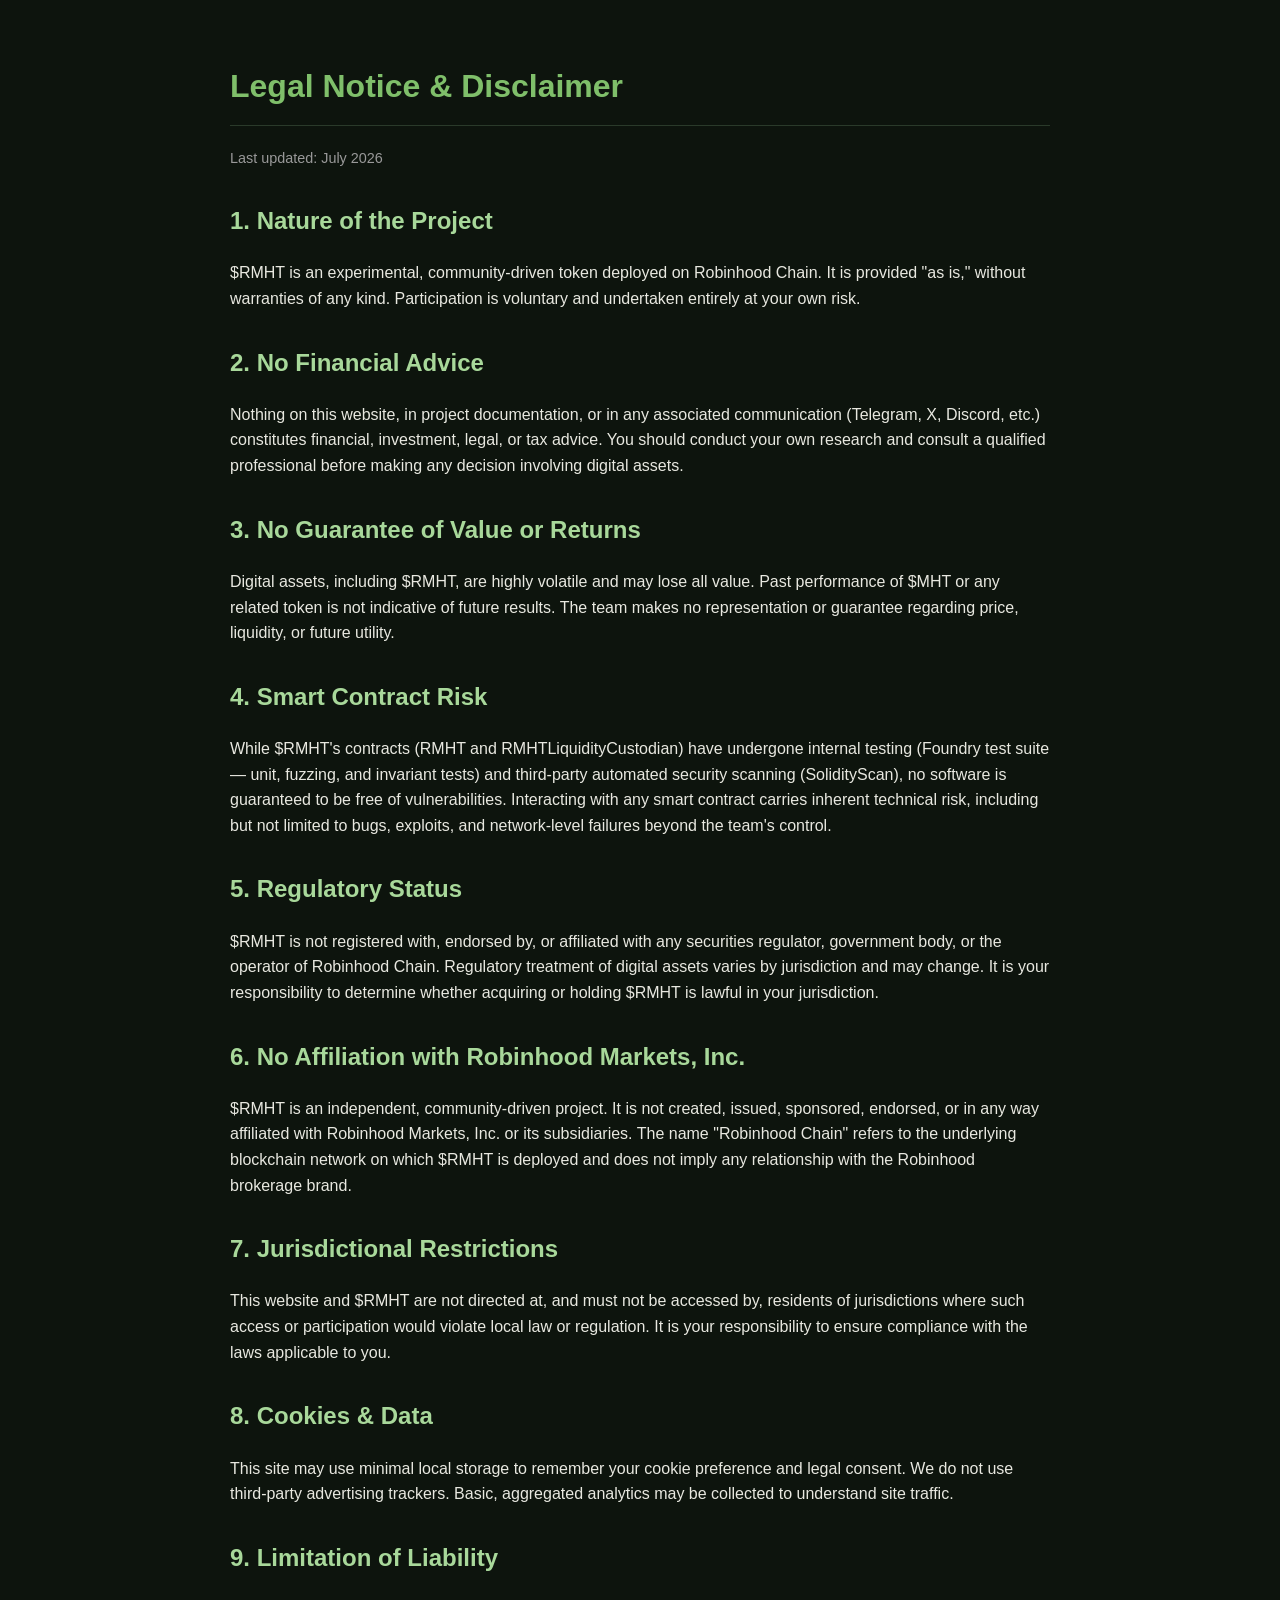
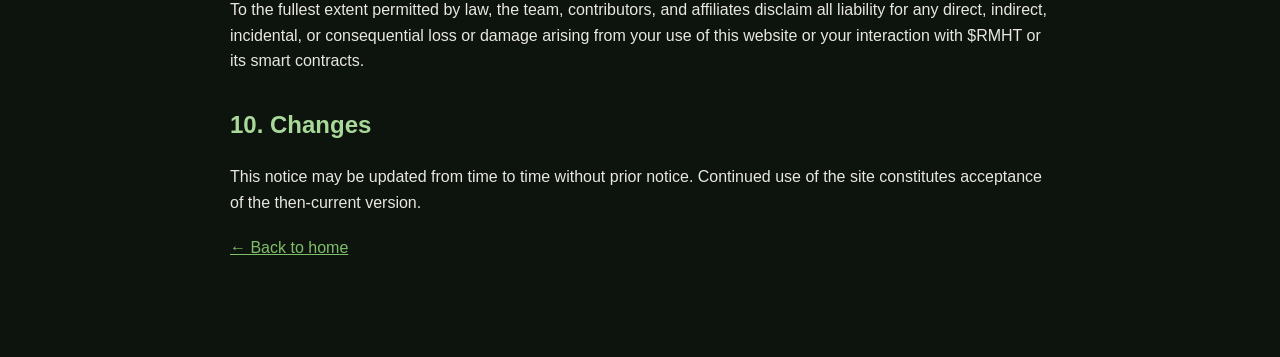
<file: legal.html>
<!DOCTYPE html>
<html lang="en">
<head>
  <!-- Google tag (gtag.js) -->
  <script async src="https://www.googletagmanager.com/gtag/js?id=G-55GLFJLMM8"></script>
  <script>
    window.dataLayer = window.dataLayer || [];
    function gtag(){dataLayer.push(arguments);}
    gtag('js', new Date());
    gtag('config', 'G-55GLFJLMM8');
  </script>

<meta charset="UTF-8">
<meta name="viewport" content="width=device-width, initial-scale=1.0">
<title>Legal Notice & Disclaimer | $RMHT</title>
<meta name="robots" content="index, follow">
<style>
  body {
    background: #0d140d;
    color: #e8e8e0;
    font-family: 'Segoe UI', Arial, sans-serif;
    max-width: 820px;
    margin: 0 auto;
    padding: 40px 24px 80px;
    line-height: 1.6;
  }
  h1 {
    color: #7fbf6a;
    border-bottom: 1px solid #2a3a2a;
    padding-bottom: 12px;
  }
  h2 {
    color: #a8d89a;
    margin-top: 32px;
  }
  a { color: #7fbf6a; }
  .updated {
    color: #999;
    font-size: 0.9em;
    margin-bottom: 32px;
  }
  section { margin-bottom: 20px; }
</style>
</head>
<body>

<h1>Legal Notice &amp; Disclaimer</h1>
<p class="updated">Last updated: July 2026</p>

<section>
<h2>1. Nature of the Project</h2>
<p>$RMHT is an experimental, community-driven token deployed on Robinhood Chain. It is provided "as is," without warranties of any kind. Participation is voluntary and undertaken entirely at your own risk.</p>
</section>

<section>
<h2>2. No Financial Advice</h2>
<p>Nothing on this website, in project documentation, or in any associated communication (Telegram, X, Discord, etc.) constitutes financial, investment, legal, or tax advice. You should conduct your own research and consult a qualified professional before making any decision involving digital assets.</p>
</section>

<section>
<h2>3. No Guarantee of Value or Returns</h2>
<p>Digital assets, including $RMHT, are highly volatile and may lose all value. Past performance of $MHT or any related token is not indicative of future results. The team makes no representation or guarantee regarding price, liquidity, or future utility.</p>
</section>

<section>
<h2>4. Smart Contract Risk</h2>
<p>While $RMHT's contracts (RMHT and RMHTLiquidityCustodian) have undergone internal testing (Foundry test suite — unit, fuzzing, and invariant tests) and third-party automated security scanning (SolidityScan), no software is guaranteed to be free of vulnerabilities. Interacting with any smart contract carries inherent technical risk, including but not limited to bugs, exploits, and network-level failures beyond the team's control.</p>
</section>

<section>
<h2>5. Regulatory Status</h2>
<p>$RMHT is not registered with, endorsed by, or affiliated with any securities regulator, government body, or the operator of Robinhood Chain. Regulatory treatment of digital assets varies by jurisdiction and may change. It is your responsibility to determine whether acquiring or holding $RMHT is lawful in your jurisdiction.</p>
</section>

<section>
<h2>6. No Affiliation with Robinhood Markets, Inc.</h2>
<p>$RMHT is an independent, community-driven project. It is not created, issued, sponsored, endorsed, or in any way affiliated with Robinhood Markets, Inc. or its subsidiaries. The name "Robinhood Chain" refers to the underlying blockchain network on which $RMHT is deployed and does not imply any relationship with the Robinhood brokerage brand.</p>
</section>

<section>
<h2>7. Jurisdictional Restrictions</h2>
<p>This website and $RMHT are not directed at, and must not be accessed by, residents of jurisdictions where such access or participation would violate local law or regulation. It is your responsibility to ensure compliance with the laws applicable to you.</p>
</section>

<section>
<h2>8. Cookies &amp; Data</h2>
<p>This site may use minimal local storage to remember your cookie preference and legal consent. We do not use third-party advertising trackers. Basic, aggregated analytics may be collected to understand site traffic.</p>
</section>

<section>
<h2>9. Limitation of Liability</h2>
<p>To the fullest extent permitted by law, the team, contributors, and affiliates disclaim all liability for any direct, indirect, incidental, or consequential loss or damage arising from your use of this website or your interaction with $RMHT or its smart contracts.</p>
</section>

<section>
<h2>10. Changes</h2>
<p>This notice may be updated from time to time without prior notice. Continued use of the site constitutes acceptance of the then-current version.</p>
</section>

<p><a href="index.html">&larr; Back to home</a></p>

</body>
</html>
</file>
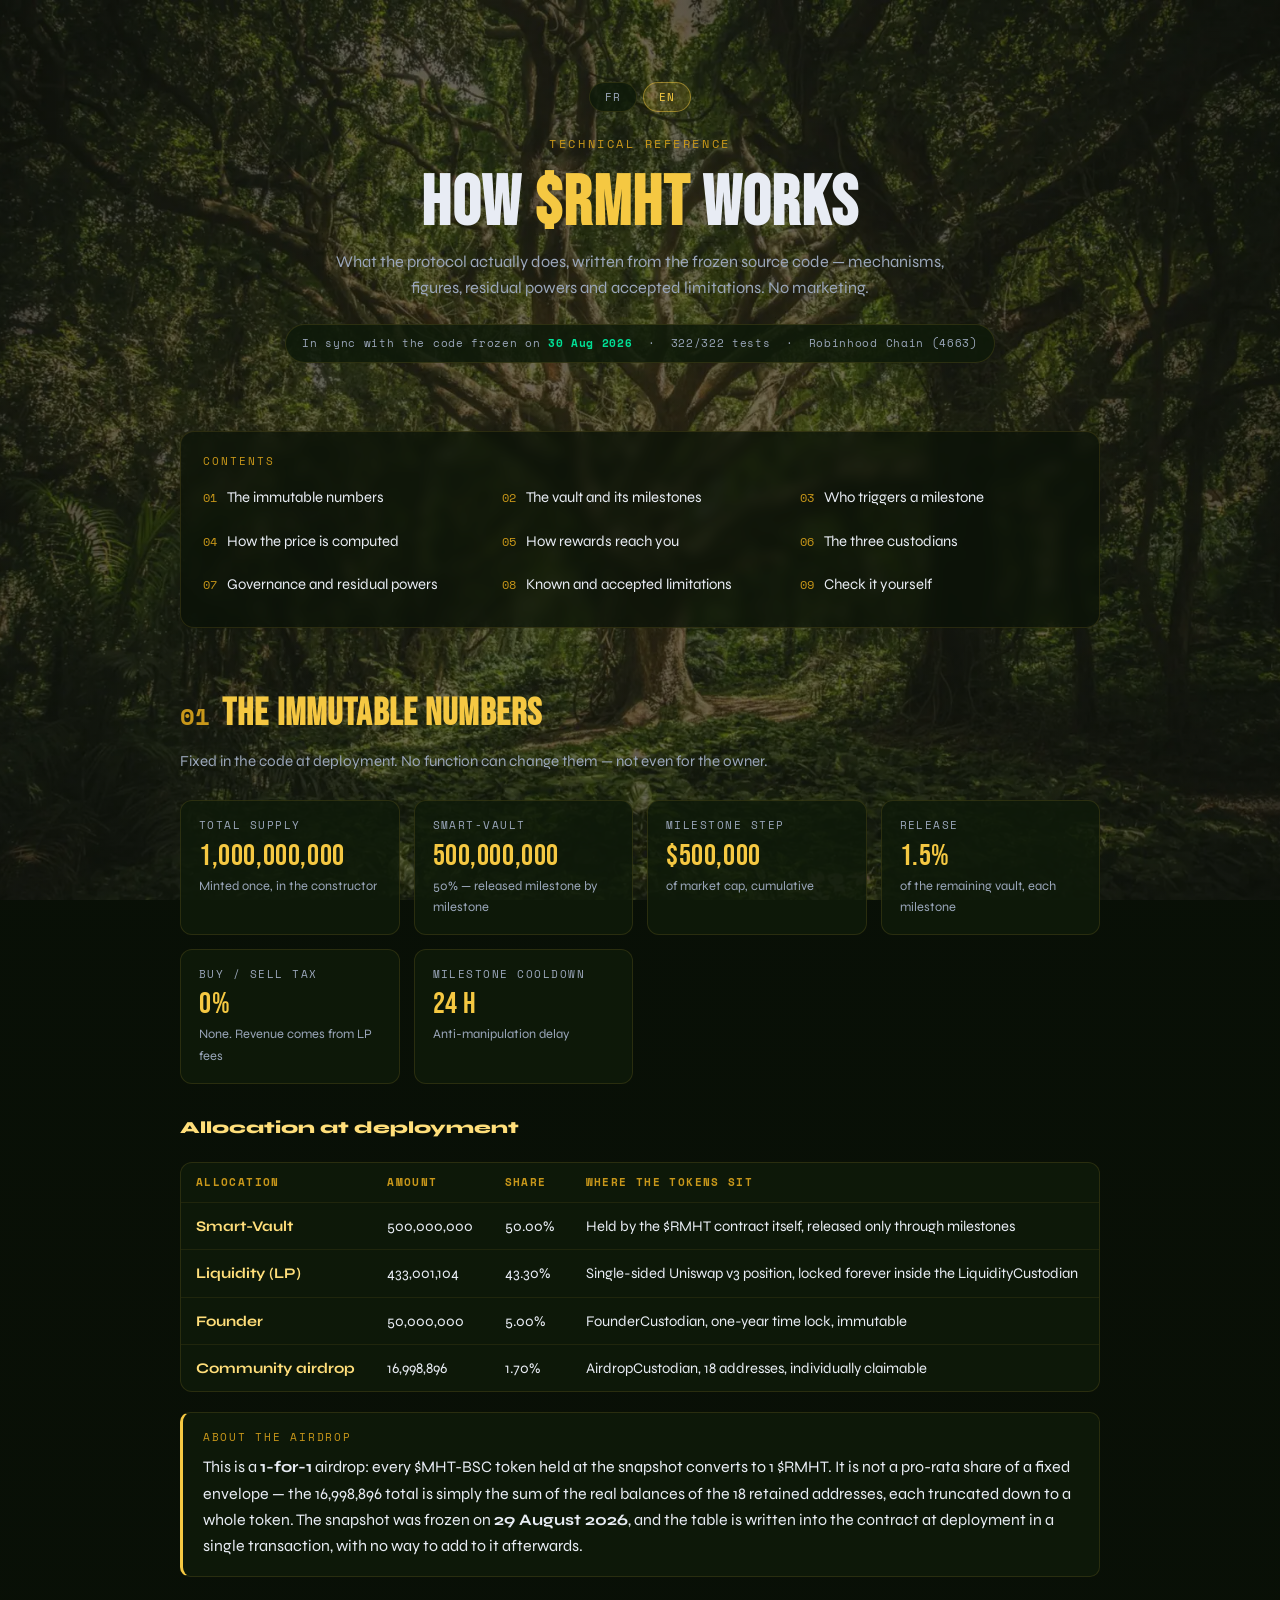
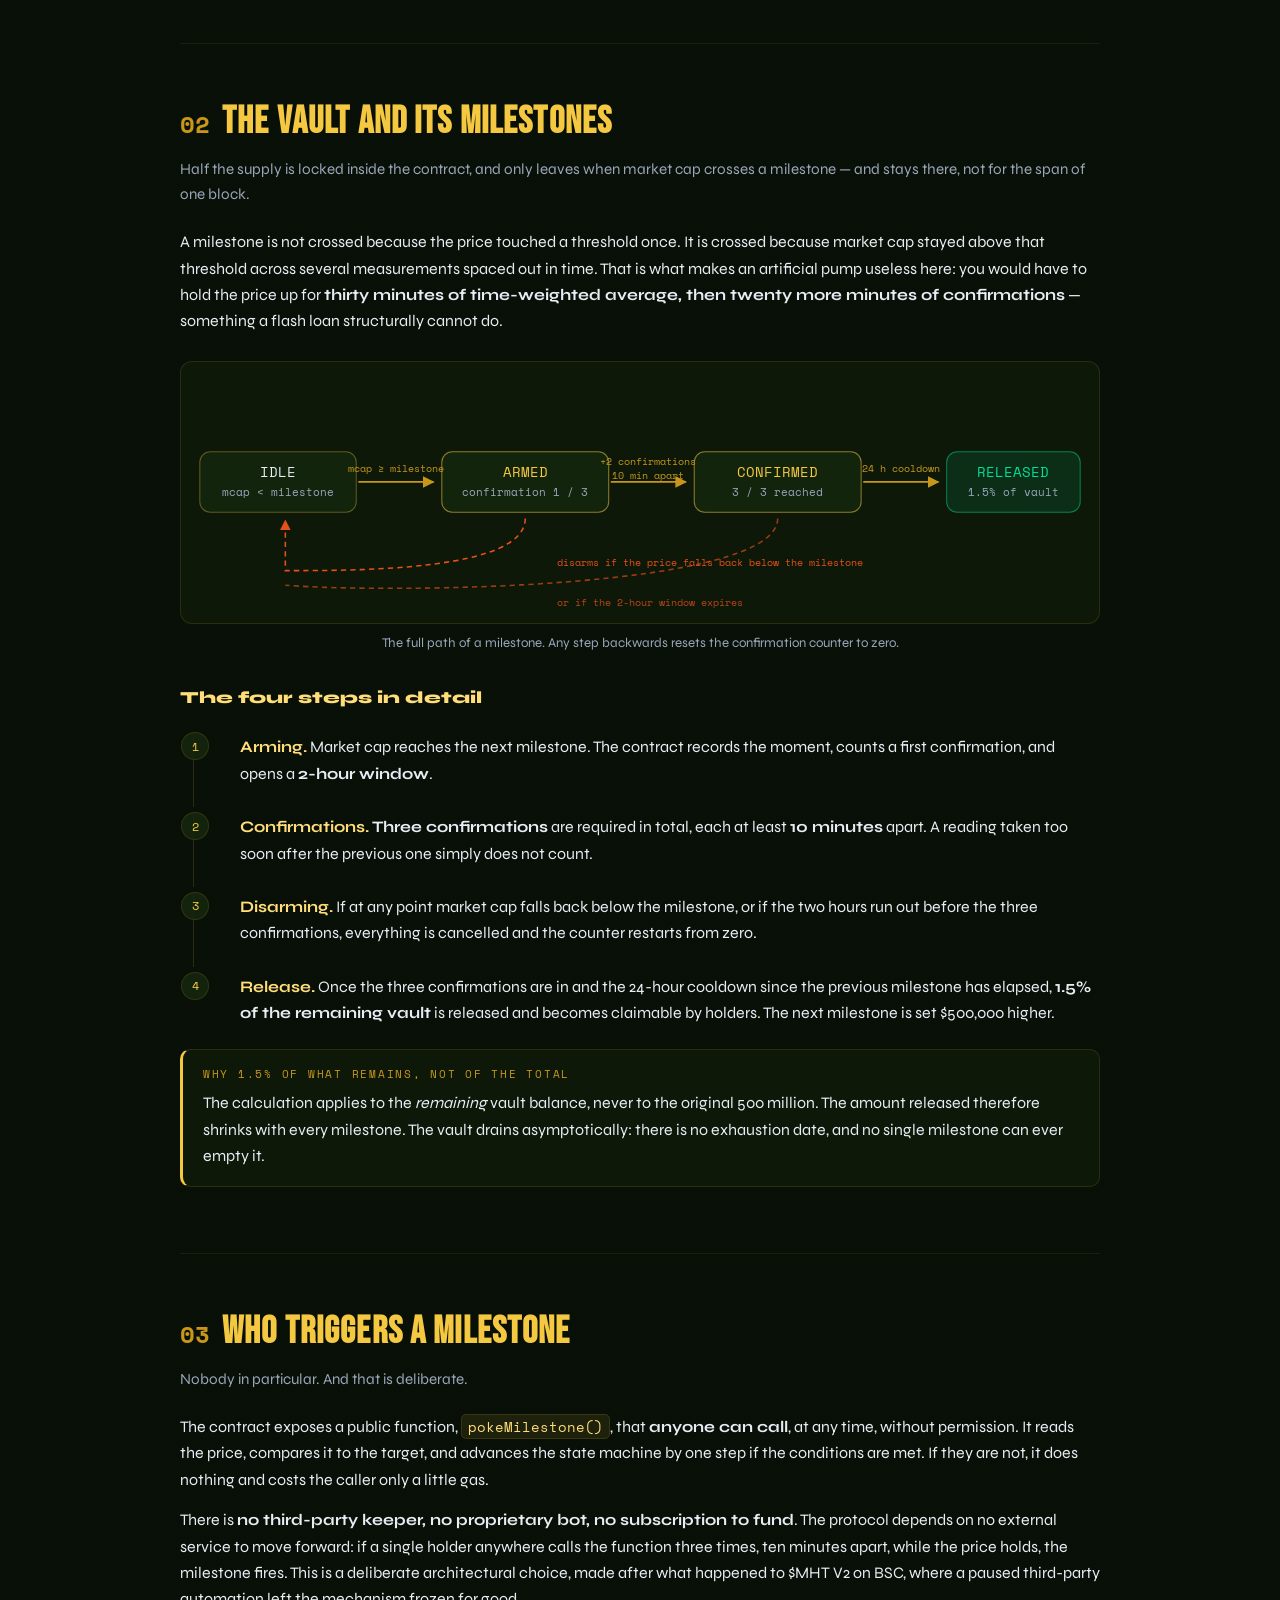
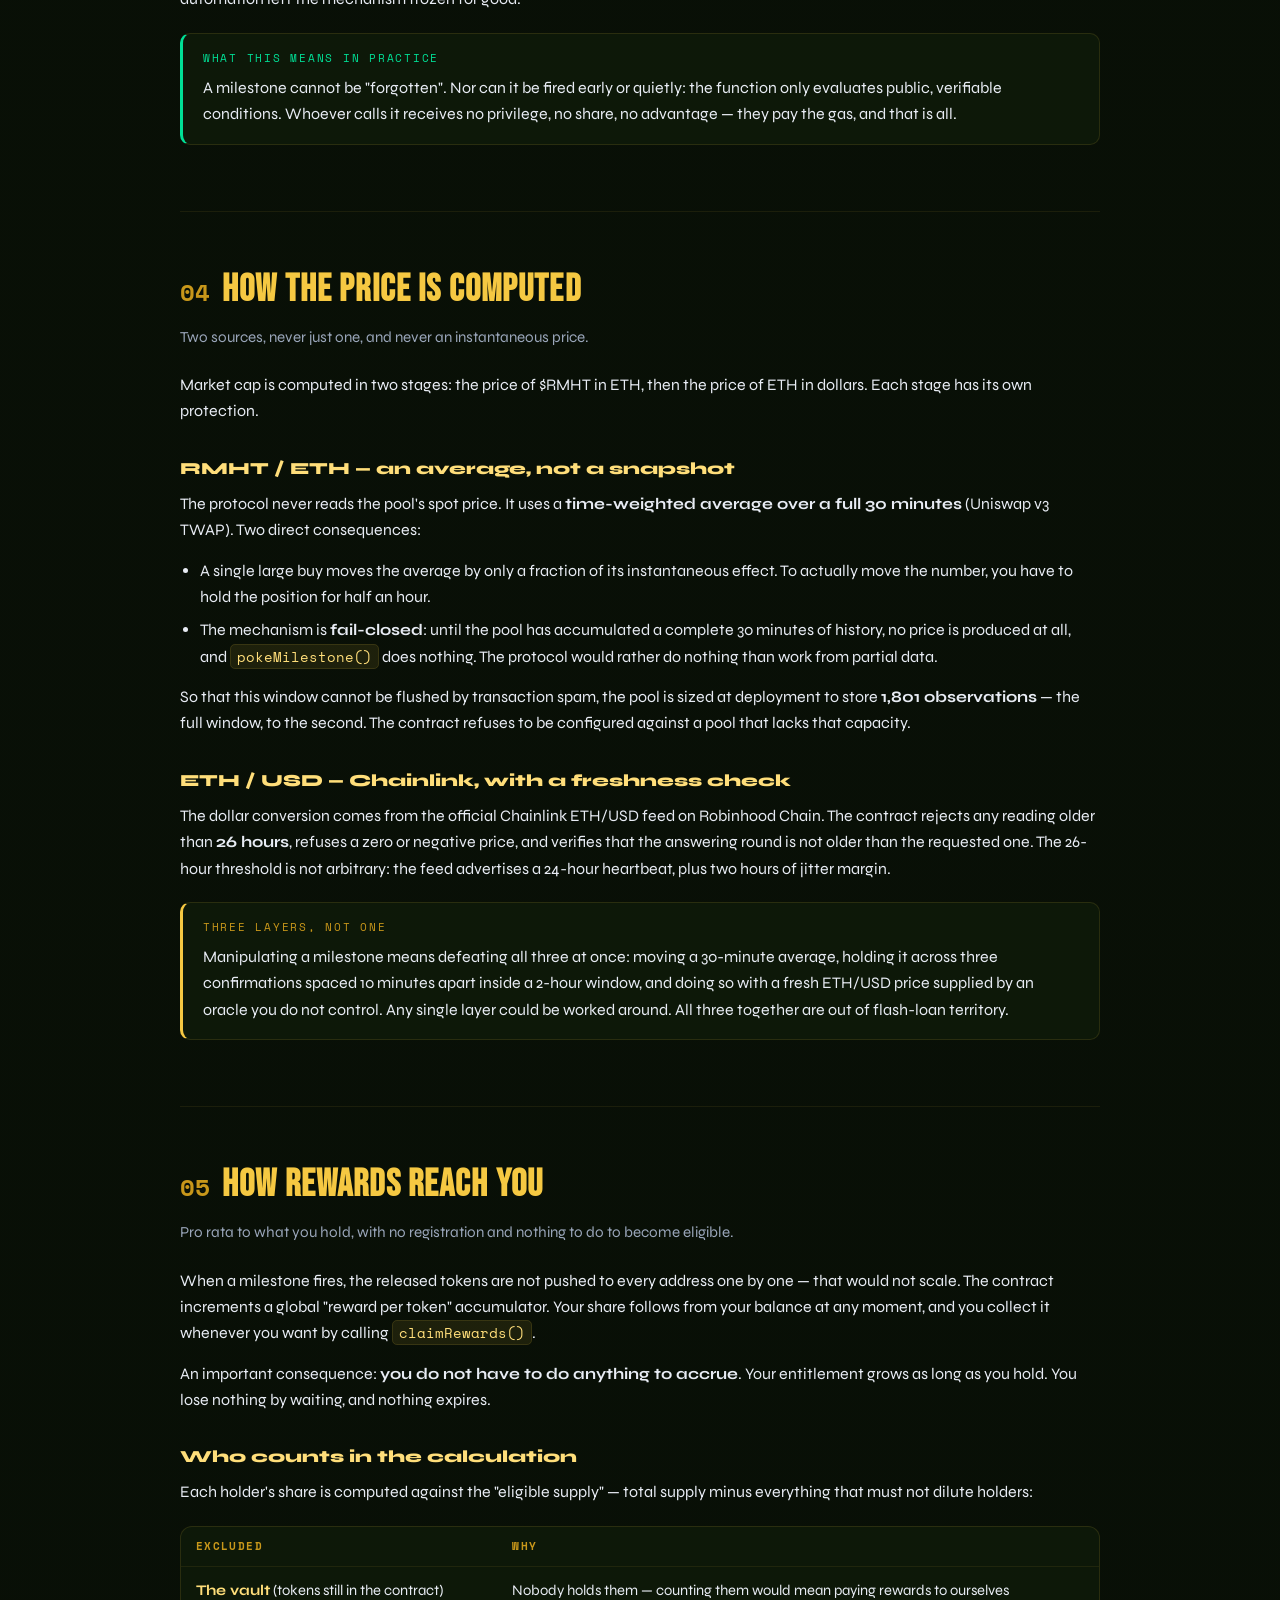
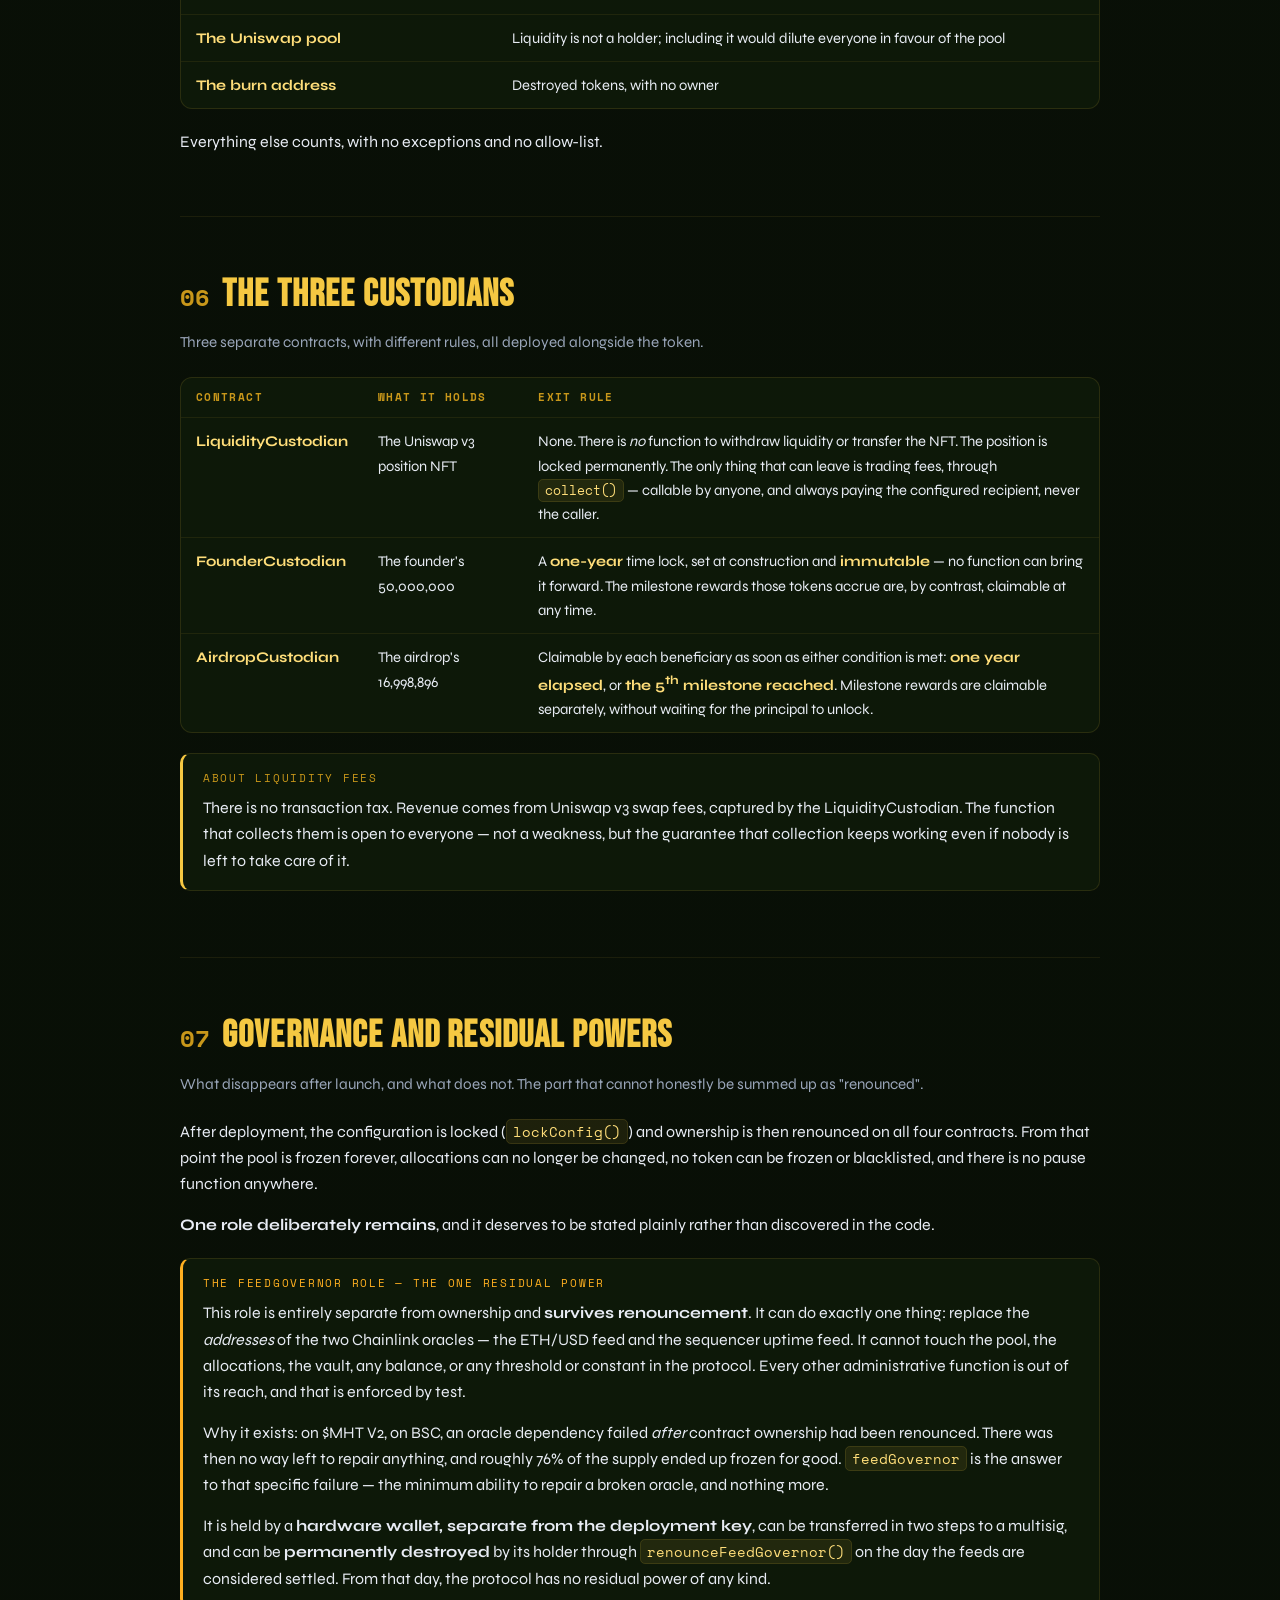
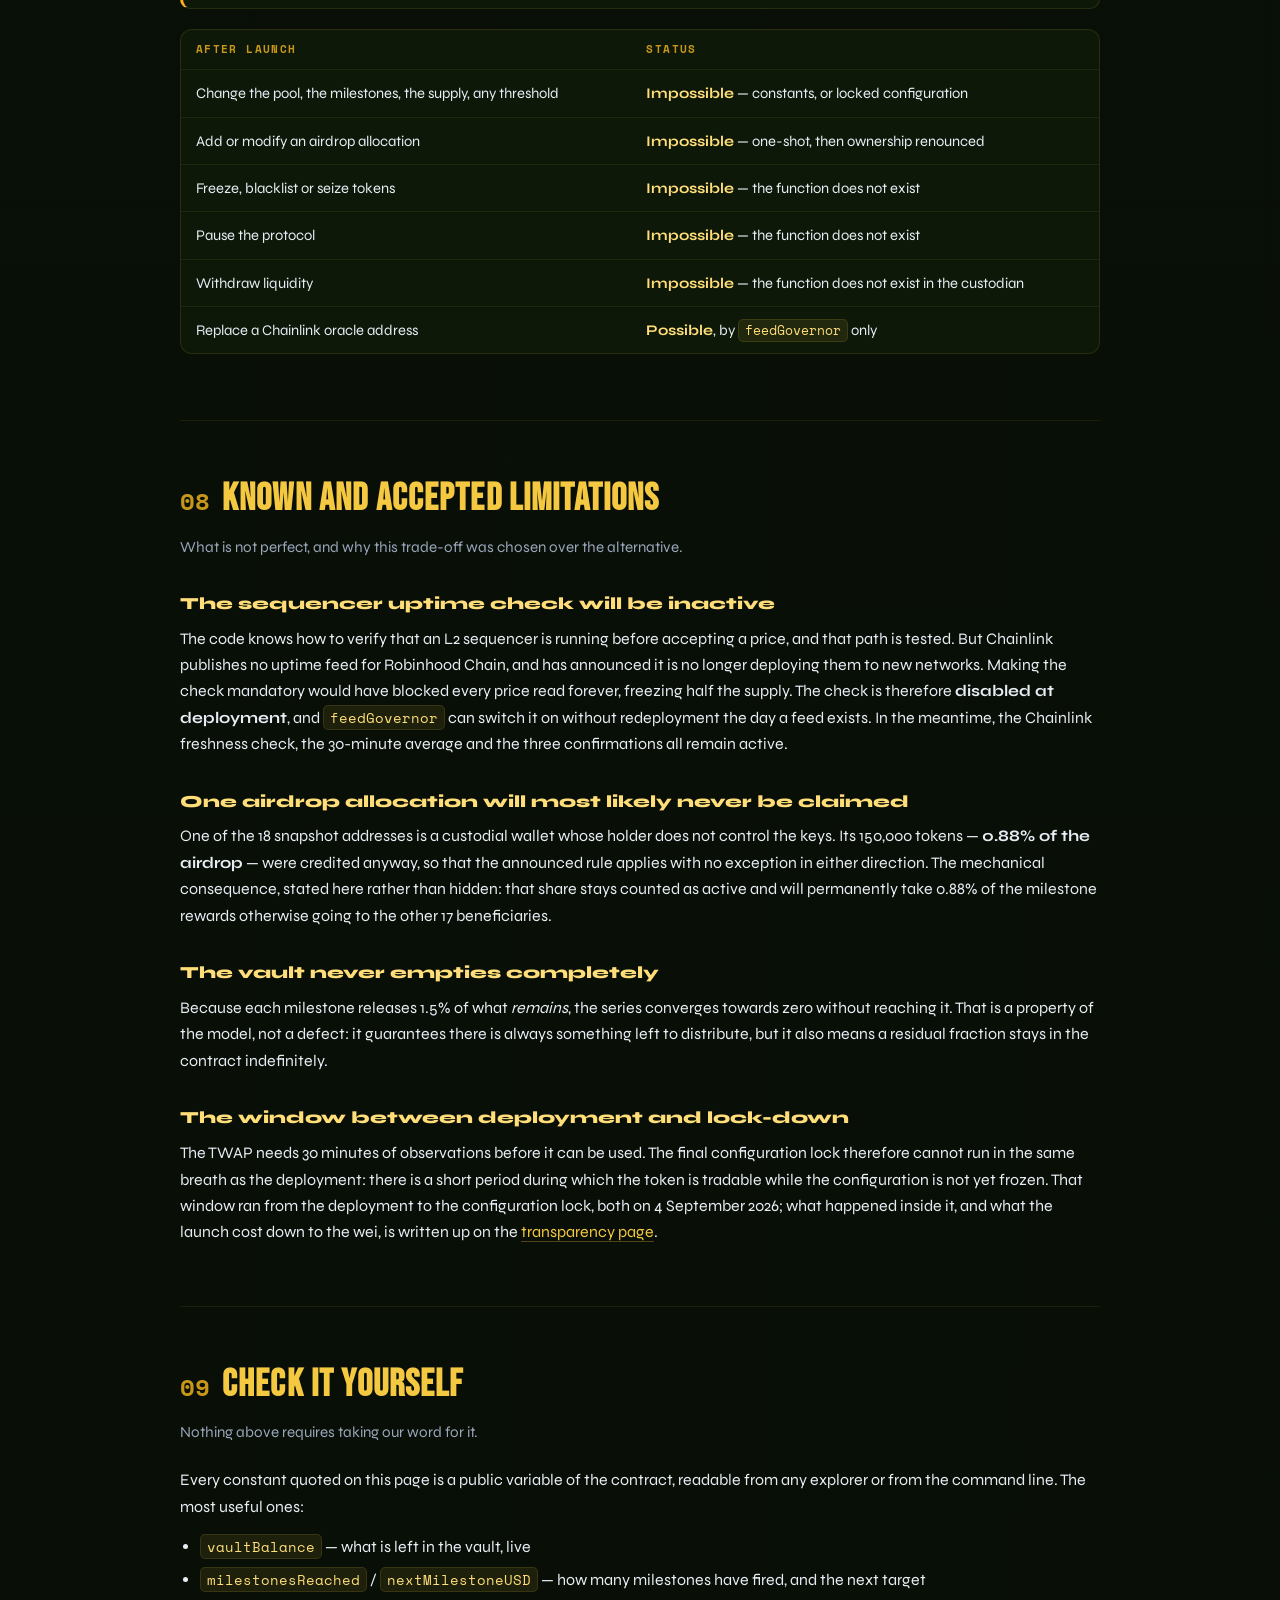
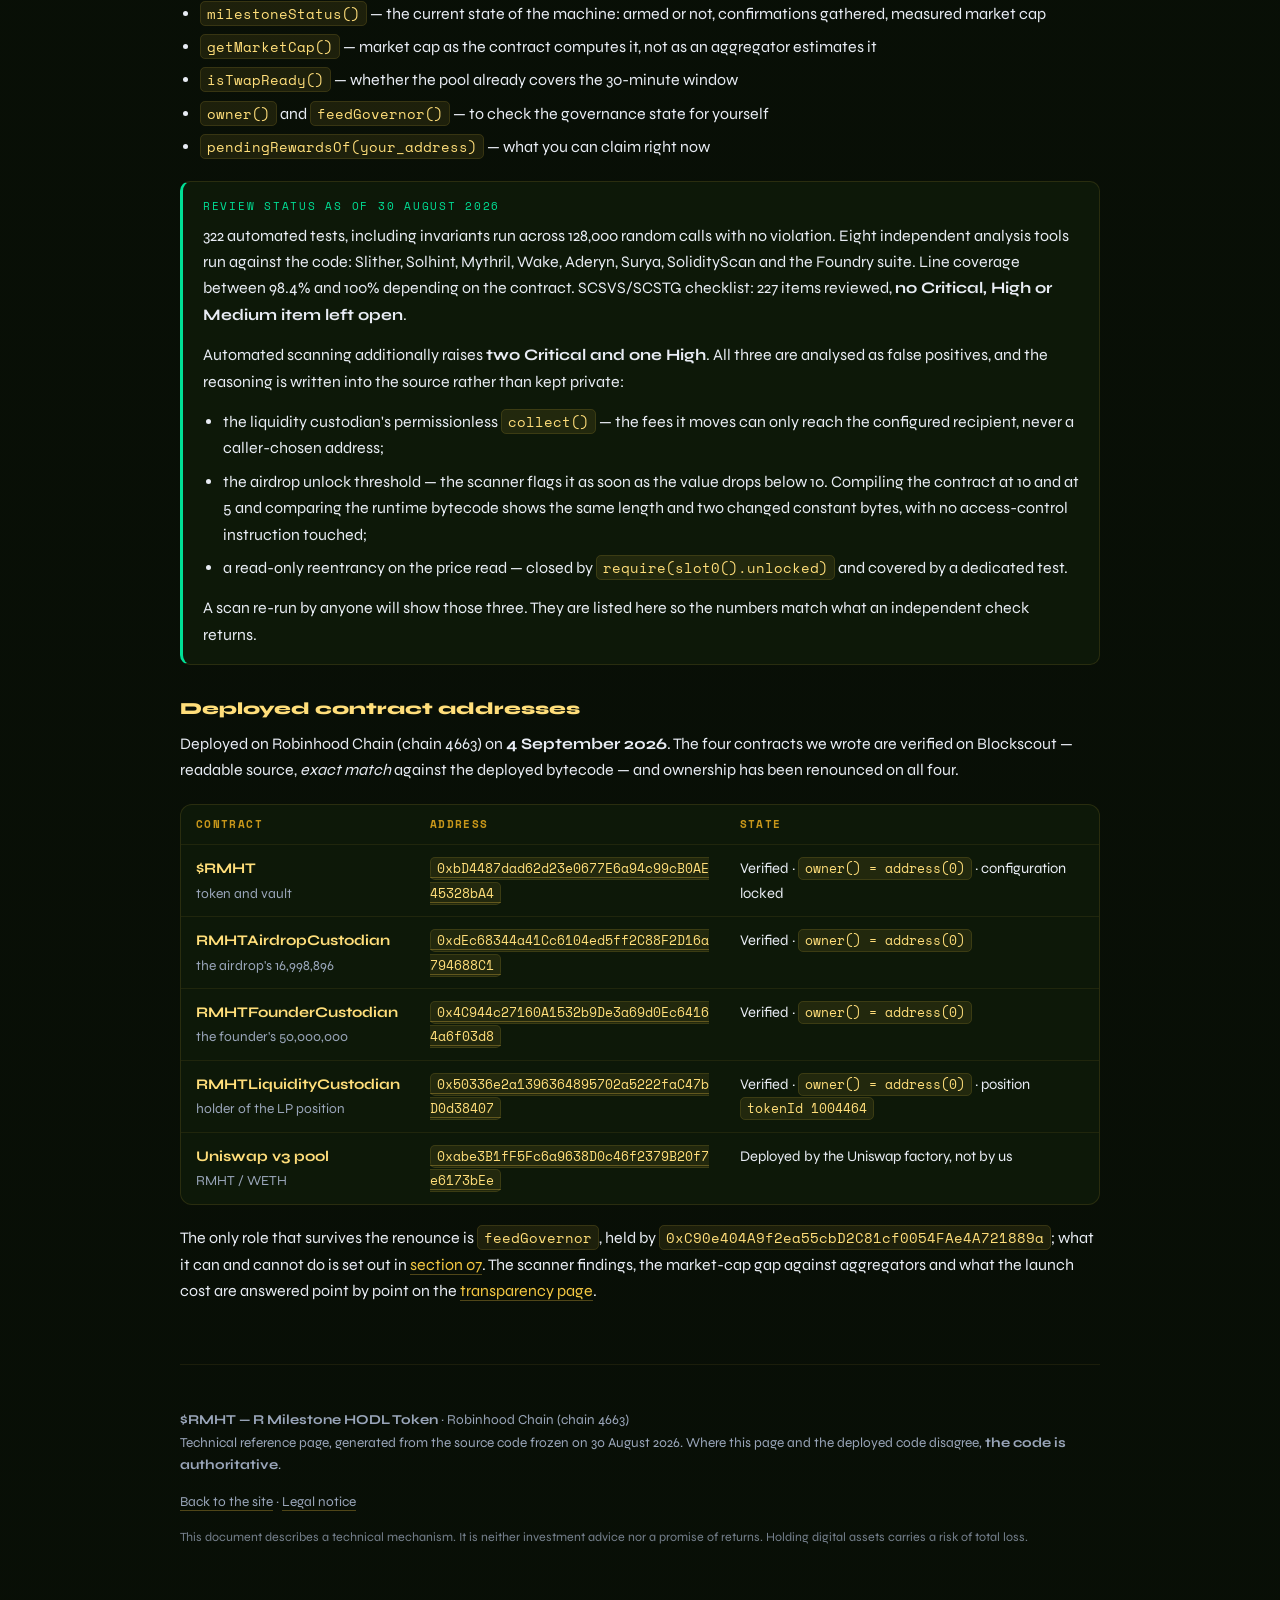
<file: protocol-en.html>
<!DOCTYPE html>
<html lang="en">
<head>
  <!-- Google tag (gtag.js) -->
  <script async src="https://www.googletagmanager.com/gtag/js?id=G-55GLFJLMM8"></script>
  <script>
    window.dataLayer = window.dataLayer || [];
    function gtag(){dataLayer.push(arguments);}
    gtag('js', new Date());
    gtag('config', 'G-55GLFJLMM8');
  </script>

<meta charset="utf-8" />
<meta name="viewport" content="width=device-width, initial-scale=1" />
<title>$RMHT — How the protocol works</title>
<meta name="description" content="Technical reference for the $RMHT protocol: milestone state machine, TWAP oracle, custodians, residual governance and accepted limitations. Written from the frozen source code." />
<link rel="alternate" hreflang="en" href="protocol-en.html" />
<link rel="alternate" hreflang="fr" href="protocol-fr.html" />
<link rel="preconnect" href="https://fonts.googleapis.com" />
<link rel="preconnect" href="https://fonts.gstatic.com" crossorigin />
<link href="https://fonts.googleapis.com/css2?family=Bebas+Neue&family=Syne:wght@400;600;700;800&family=Space+Mono:wght@400;700&display=swap" rel="stylesheet" />
<style>
:root{
  --bg:rgba(10,18,7,.75); --bg2:rgba(14,26,10,.86); --bg3:rgba(21,38,14,.88);
  --border:rgba(245,200,66,.12); --gold:#f5c842; --gold2:#ffde7a; --gold3:#c8971a;
  --orange:#e8501a; --text:#e8ecf4; --muted:#9aa6ba; --success:#00e096;
  --warn:#ffb020;
  --mono:'Space Mono',monospace; --display:'Bebas Neue',sans-serif; --body:'Syne',sans-serif;
}
*{box-sizing:border-box}
html{scroll-behavior:smooth}
body{
  margin:0; color:var(--text); font-family:var(--body); line-height:1.65;
  background:linear-gradient(rgba(8,14,6,.55),rgba(8,14,6,.82)),url('fond-bg-1600.webp') center top/cover no-repeat fixed;
  background-color:#0a1207;
  overflow-x:hidden;
}
.wrap{max-width:960px;margin:0 auto;padding:0 20px}
a{color:var(--gold);text-decoration:none;border-bottom:1px solid rgba(245,200,66,.3)}
a:hover{color:var(--gold2)}

header{padding:64px 0 28px;text-align:center}
.eyebrow{font-family:var(--mono);font-size:.72rem;letter-spacing:.22em;text-transform:uppercase;color:var(--gold3)}
h1{font-family:var(--display);font-size:clamp(2.6rem,7vw,4.4rem);line-height:.95;margin:.25em 0 .15em;letter-spacing:.02em}
h1 .accent{color:var(--gold)}
.lede{max-width:660px;margin:0 auto;color:var(--muted);font-size:1.02rem}
.stamp{
  display:inline-block;margin-top:22px;padding:9px 16px;border-radius:999px;
  border:1px solid var(--border);background:var(--bg2);
  font-family:var(--mono);font-size:.7rem;letter-spacing:.06em;color:var(--muted)
}
.stamp b{color:var(--success);font-weight:700}
.lang{display:flex;gap:6px;justify-content:center;margin-top:18px}
.lang a{
  border:1px solid var(--border);border-radius:999px;padding:5px 15px;background:var(--bg2);
  font-family:var(--mono);font-size:.7rem;letter-spacing:.1em;color:var(--muted)
}
.lang a.on{background:rgba(245,200,66,.13);border-color:rgba(245,200,66,.45);color:var(--gold)}
.lang a:hover{color:var(--gold2)}

nav.toc{
  margin:40px 0 8px;padding:20px 22px;border:1px solid var(--border);
  border-radius:14px;background:var(--bg);backdrop-filter:blur(6px)
}
nav.toc p{margin:0 0 12px;font-family:var(--mono);font-size:.7rem;letter-spacing:.18em;text-transform:uppercase;color:var(--gold3)}
nav.toc ol{margin:0;padding:0;list-style:none;display:grid;grid-template-columns:repeat(auto-fit,minmax(230px,1fr));gap:6px 22px;counter-reset:t}
nav.toc li{counter-increment:t;font-size:.93rem}
nav.toc li a{border:0;display:block;padding:3px 0;color:var(--text)}
nav.toc li a::before{content:counter(t,decimal-leading-zero);font-family:var(--mono);font-size:.72rem;color:var(--gold3);margin-right:10px}
nav.toc li a:hover{color:var(--gold)}

section{padding:46px 0;border-top:1px solid rgba(245,200,66,.08)}
section:first-of-type{border-top:0}
h2{font-family:var(--display);font-size:clamp(1.7rem,4vw,2.4rem);letter-spacing:.03em;margin:0 0 6px;color:var(--gold)}
h2 .num{font-family:var(--mono);font-size:.62em;color:var(--gold3);margin-right:12px;letter-spacing:0}
h3{font-family:var(--body);font-weight:800;font-size:1.06rem;margin:30px 0 8px;color:var(--gold2)}
p{margin:0 0 14px}
.sub{color:var(--muted);margin:-2px 0 22px;font-size:.95rem}
ul{margin:0 0 14px;padding-left:20px}
li{margin-bottom:7px}
code{font-family:var(--mono);font-size:.87em;background:rgba(245,200,66,.09);border:1px solid var(--border);border-radius:5px;padding:1px 6px;color:var(--gold2);word-break:break-word}

.grid{display:grid;grid-template-columns:repeat(auto-fit,minmax(180px,1fr));gap:14px;margin:26px 0}
.card{border:1px solid var(--border);border-radius:12px;padding:16px 18px;background:var(--bg2)}
.card .k{font-family:var(--mono);font-size:.66rem;letter-spacing:.14em;text-transform:uppercase;color:var(--muted)}
.card .v{font-family:var(--display);font-size:1.85rem;letter-spacing:.02em;color:var(--gold);line-height:1.15;margin-top:4px}
.card .n{font-size:.8rem;color:var(--muted);margin-top:3px}

.box{border:1px solid var(--border);border-left:3px solid var(--gold);border-radius:10px;background:var(--bg2);padding:16px 20px;margin:20px 0}
.box.warn{border-left-color:var(--warn)}
.box.ok{border-left-color:var(--success)}
.box .t{font-family:var(--mono);font-size:.68rem;letter-spacing:.16em;text-transform:uppercase;color:var(--gold3);margin-bottom:7px}
.box.warn .t{color:var(--warn)}
.box.ok .t{color:var(--success)}
.box p:last-child{margin-bottom:0}

.tw{overflow-x:auto;margin:20px 0;border:1px solid var(--border);border-radius:12px;background:var(--bg2)}
table{width:100%;border-collapse:collapse;min-width:560px;font-size:.92rem}
th,td{padding:11px 15px;text-align:left;vertical-align:top;border-bottom:1px solid rgba(245,200,66,.08)}
th{font-family:var(--mono);font-size:.66rem;letter-spacing:.13em;text-transform:uppercase;color:var(--gold3);white-space:nowrap}
tr:last-child td{border-bottom:0}
td strong{color:var(--gold2)}

ol.steps{list-style:none;padding:0;counter-reset:s;margin:22px 0}
ol.steps li{counter-increment:s;position:relative;padding:0 0 20px 46px;border-left:1px solid rgba(245,200,66,.16);margin-left:13px}
ol.steps li:last-child{border-left-color:transparent;padding-bottom:0}
ol.steps li::before{
  content:counter(s);position:absolute;left:-13px;top:-2px;width:26px;height:26px;border-radius:50%;
  display:grid;place-items:center;background:var(--bg3);border:1px solid var(--border);
  font-family:var(--mono);font-size:.72rem;color:var(--gold)
}
ol.steps b{color:var(--gold2)}

figure{margin:26px 0}
figure svg{width:100%;height:auto;display:block;border:1px solid var(--border);border-radius:12px;background:var(--bg2)}
figcaption{font-size:.83rem;color:var(--muted);margin-top:9px;text-align:center}

footer{padding:44px 0 60px;border-top:1px solid rgba(245,200,66,.08);color:var(--muted);font-size:.85rem}
footer a{color:var(--muted)}
@media(max-width:640px){ header{padding-top:44px} section{padding:34px 0} }
</style>
</head>
<body>
<div class="wrap">

<header>
  <div class="lang"><a href="protocol-fr.html">FR</a><a href="protocol-en.html" class="on">EN</a></div>
  <div class="eyebrow" style="margin-top:22px">Technical reference</div>
  <h1>How <span class="accent">$RMHT</span> works</h1>
  <p class="lede">What the protocol actually does, written from the frozen source code — mechanisms, figures, residual powers and accepted limitations. No marketing.</p>
  <div class="stamp">In sync with the code frozen on <b>30 Aug 2026</b> &nbsp;·&nbsp; 322/322 tests &nbsp;·&nbsp; Robinhood Chain (4663)</div>
</header>

<nav class="toc">
  <p>Contents</p>
  <ol>
    <li><a href="#numbers">The immutable numbers</a></li>
    <li><a href="#vault">The vault and its milestones</a></li>
    <li><a href="#trigger">Who triggers a milestone</a></li>
    <li><a href="#price">How the price is computed</a></li>
    <li><a href="#rewards">How rewards reach you</a></li>
    <li><a href="#custodians">The three custodians</a></li>
    <li><a href="#governance">Governance and residual powers</a></li>
    <li><a href="#limits">Known and accepted limitations</a></li>
    <li><a href="#verify">Check it yourself</a></li>
  </ol>
</nav>

<!-- 1 --------------------------------------------------------------- -->
<section id="numbers">
  <h2><span class="num">01</span>The immutable numbers</h2>
  <p class="sub">Fixed in the code at deployment. No function can change them — not even for the owner.</p>

  <div class="grid">
    <div class="card"><div class="k">Total supply</div><div class="v">1,000,000,000</div><div class="n">Minted once, in the constructor</div></div>
    <div class="card"><div class="k">Smart-Vault</div><div class="v">500,000,000</div><div class="n">50% — released milestone by milestone</div></div>
    <div class="card"><div class="k">Milestone step</div><div class="v">$500,000</div><div class="n">of market cap, cumulative</div></div>
    <div class="card"><div class="k">Release</div><div class="v">1.5%</div><div class="n">of the remaining vault, each milestone</div></div>
    <div class="card"><div class="k">Buy / sell tax</div><div class="v">0%</div><div class="n">None. Revenue comes from LP fees</div></div>
    <div class="card"><div class="k">Milestone cooldown</div><div class="v">24 h</div><div class="n">Anti-manipulation delay</div></div>
  </div>

  <h3>Allocation at deployment</h3>
  <div class="tw"><table>
    <thead><tr><th>Allocation</th><th>Amount</th><th>Share</th><th>Where the tokens sit</th></tr></thead>
    <tbody>
      <tr><td><strong>Smart-Vault</strong></td><td>500,000,000</td><td>50.00%</td><td>Held by the $RMHT contract itself, released only through milestones</td></tr>
      <tr><td><strong>Liquidity (LP)</strong></td><td>433,001,104</td><td>43.30%</td><td>Single-sided Uniswap v3 position, locked forever inside the LiquidityCustodian</td></tr>
      <tr><td><strong>Founder</strong></td><td>50,000,000</td><td>5.00%</td><td>FounderCustodian, one-year time lock, immutable</td></tr>
      <tr><td><strong>Community airdrop</strong></td><td>16,998,896</td><td>1.70%</td><td>AirdropCustodian, 18 addresses, individually claimable</td></tr>
    </tbody>
  </table></div>

  <div class="box">
    <div class="t">About the airdrop</div>
    <p>This is a <strong>1-for-1</strong> airdrop: every $MHT-BSC token held at the snapshot converts to 1 $RMHT. It is not a pro-rata share of a fixed envelope — the 16,998,896 total is simply the sum of the real balances of the 18 retained addresses, each truncated down to a whole token. The snapshot was frozen on <strong>29 August 2026</strong>, and the table is written into the contract at deployment in a single transaction, with no way to add to it afterwards.</p>
  </div>
</section>

<!-- 2 --------------------------------------------------------------- -->
<section id="vault">
  <h2><span class="num">02</span>The vault and its milestones</h2>
  <p class="sub">Half the supply is locked inside the contract, and only leaves when market cap crosses a milestone — and stays there, not for the span of one block.</p>

  <p>A milestone is not crossed because the price touched a threshold once. It is crossed because market cap stayed above that threshold across several measurements spaced out in time. That is what makes an artificial pump useless here: you would have to hold the price up for <strong>thirty minutes of time-weighted average, then twenty more minutes of confirmations</strong> — something a flash loan structurally cannot do.</p>

  <figure>
    <svg viewBox="0 0 880 250" role="img" aria-label="Milestone state machine">
      <defs>
        <marker id="a" viewBox="0 0 10 10" refX="9" refY="5" markerWidth="7" markerHeight="7" orient="auto">
          <path d="M0 0 L10 5 L0 10 z" fill="#c8971a"/>
        </marker>
        <marker id="ar" viewBox="0 0 10 10" refX="9" refY="5" markerWidth="7" markerHeight="7" orient="auto">
          <path d="M0 0 L10 5 L0 10 z" fill="#e8501a"/>
        </marker>
      </defs>
      <g font-family="'Space Mono',monospace" font-size="12">
        <rect x="18" y="86" width="150" height="58" rx="10" fill="rgba(21,38,14,.9)" stroke="rgba(245,200,66,.35)"/>
        <text x="93" y="110" fill="#e8ecf4" text-anchor="middle" font-size="13">IDLE</text>
        <text x="93" y="128" fill="#9aa6ba" text-anchor="middle" font-size="10.5">mcap &lt; milestone</text>

        <rect x="250" y="86" width="160" height="58" rx="10" fill="rgba(21,38,14,.9)" stroke="rgba(245,200,66,.55)"/>
        <text x="330" y="110" fill="#f5c842" text-anchor="middle" font-size="13">ARMED</text>
        <text x="330" y="128" fill="#9aa6ba" text-anchor="middle" font-size="10.5">confirmation 1 / 3</text>

        <rect x="492" y="86" width="160" height="58" rx="10" fill="rgba(21,38,14,.9)" stroke="rgba(245,200,66,.55)"/>
        <text x="572" y="110" fill="#f5c842" text-anchor="middle" font-size="13">CONFIRMED</text>
        <text x="572" y="128" fill="#9aa6ba" text-anchor="middle" font-size="10.5">3 / 3 reached</text>

        <rect x="734" y="86" width="128" height="58" rx="10" fill="rgba(0,224,150,.10)" stroke="rgba(0,224,150,.5)"/>
        <text x="798" y="110" fill="#00e096" text-anchor="middle" font-size="13">RELEASED</text>
        <text x="798" y="128" fill="#9aa6ba" text-anchor="middle" font-size="10.5">1.5% of vault</text>

        <line x1="170" y1="115" x2="242" y2="115" stroke="#c8971a" stroke-width="1.6" marker-end="url(#a)"/>
        <line x1="412" y1="115" x2="484" y2="115" stroke="#c8971a" stroke-width="1.6" marker-end="url(#a)"/>
        <line x1="654" y1="115" x2="726" y2="115" stroke="#c8971a" stroke-width="1.6" marker-end="url(#a)"/>
        <text x="206" y="105" fill="#c8971a" text-anchor="middle" font-size="10">mcap ≥ milestone</text>
        <text x="448" y="99" fill="#c8971a" text-anchor="middle" font-size="10">+2 confirmations</text>
        <text x="448" y="112" fill="#c8971a" text-anchor="middle" font-size="10">10 min apart</text>
        <text x="690" y="105" fill="#c8971a" text-anchor="middle" font-size="10">24 h cooldown</text>

        <path d="M330 150 C330 200 172 200 100 200 L100 152" fill="none" stroke="#e8501a" stroke-width="1.5" stroke-dasharray="5 4" marker-end="url(#ar)"/>
        <path d="M572 150 C572 218 200 222 100 214" fill="none" stroke="#e8501a" stroke-width="1.5" stroke-dasharray="5 4" opacity=".65"/>
        <text x="360" y="196" fill="#e8501a" font-size="10">disarms if the price falls back below the milestone</text>
        <text x="360" y="234" fill="#e8501a" font-size="10" opacity=".8">or if the 2-hour window expires</text>
      </g>
    </svg>
    <figcaption>The full path of a milestone. Any step backwards resets the confirmation counter to zero.</figcaption>
  </figure>

  <h3>The four steps in detail</h3>
  <ol class="steps">
    <li><b>Arming.</b> Market cap reaches the next milestone. The contract records the moment, counts a first confirmation, and opens a <strong>2-hour window</strong>.</li>
    <li><b>Confirmations.</b> <strong>Three confirmations</strong> are required in total, each at least <strong>10 minutes</strong> apart. A reading taken too soon after the previous one simply does not count.</li>
    <li><b>Disarming.</b> If at any point market cap falls back below the milestone, or if the two hours run out before the three confirmations, everything is cancelled and the counter restarts from zero.</li>
    <li><b>Release.</b> Once the three confirmations are in and the 24-hour cooldown since the previous milestone has elapsed, <strong>1.5% of the remaining vault</strong> is released and becomes claimable by holders. The next milestone is set $500,000 higher.</li>
  </ol>

  <div class="box">
    <div class="t">Why 1.5% of what remains, not of the total</div>
    <p>The calculation applies to the <em>remaining</em> vault balance, never to the original 500 million. The amount released therefore shrinks with every milestone. The vault drains asymptotically: there is no exhaustion date, and no single milestone can ever empty it.</p>
  </div>
</section>

<!-- 3 --------------------------------------------------------------- -->
<section id="trigger">
  <h2><span class="num">03</span>Who triggers a milestone</h2>
  <p class="sub">Nobody in particular. And that is deliberate.</p>

  <p>The contract exposes a public function, <code>pokeMilestone()</code>, that <strong>anyone can call</strong>, at any time, without permission. It reads the price, compares it to the target, and advances the state machine by one step if the conditions are met. If they are not, it does nothing and costs the caller only a little gas.</p>

  <p>There is <strong>no third-party keeper, no proprietary bot, no subscription to fund</strong>. The protocol depends on no external service to move forward: if a single holder anywhere calls the function three times, ten minutes apart, while the price holds, the milestone fires. This is a deliberate architectural choice, made after what happened to $MHT V2 on BSC, where a paused third-party automation left the mechanism frozen for good.</p>

  <div class="box ok">
    <div class="t">What this means in practice</div>
    <p>A milestone cannot be "forgotten". Nor can it be fired early or quietly: the function only evaluates public, verifiable conditions. Whoever calls it receives no privilege, no share, no advantage — they pay the gas, and that is all.</p>
  </div>
</section>

<!-- 4 --------------------------------------------------------------- -->
<section id="price">
  <h2><span class="num">04</span>How the price is computed</h2>
  <p class="sub">Two sources, never just one, and never an instantaneous price.</p>

  <p>Market cap is computed in two stages: the price of $RMHT in ETH, then the price of ETH in dollars. Each stage has its own protection.</p>

  <h3>RMHT / ETH — an average, not a snapshot</h3>
  <p>The protocol never reads the pool's spot price. It uses a <strong>time-weighted average over a full 30 minutes</strong> (Uniswap v3 TWAP). Two direct consequences:</p>
  <ul>
    <li>A single large buy moves the average by only a fraction of its instantaneous effect. To actually move the number, you have to hold the position for half an hour.</li>
    <li>The mechanism is <strong>fail-closed</strong>: until the pool has accumulated a complete 30 minutes of history, no price is produced at all, and <code>pokeMilestone()</code> does nothing. The protocol would rather do nothing than work from partial data.</li>
  </ul>
  <p>So that this window cannot be flushed by transaction spam, the pool is sized at deployment to store <strong>1,801 observations</strong> — the full window, to the second. The contract refuses to be configured against a pool that lacks that capacity.</p>

  <h3>ETH / USD — Chainlink, with a freshness check</h3>
  <p>The dollar conversion comes from the official Chainlink ETH/USD feed on Robinhood Chain. The contract rejects any reading older than <strong>26 hours</strong>, refuses a zero or negative price, and verifies that the answering round is not older than the requested one. The 26-hour threshold is not arbitrary: the feed advertises a 24-hour heartbeat, plus two hours of jitter margin.</p>

  <div class="box">
    <div class="t">Three layers, not one</div>
    <p>Manipulating a milestone means defeating all three at once: moving a 30-minute average, holding it across three confirmations spaced 10 minutes apart inside a 2-hour window, and doing so with a fresh ETH/USD price supplied by an oracle you do not control. Any single layer could be worked around. All three together are out of flash-loan territory.</p>
  </div>
</section>

<!-- 5 --------------------------------------------------------------- -->
<section id="rewards">
  <h2><span class="num">05</span>How rewards reach you</h2>
  <p class="sub">Pro rata to what you hold, with no registration and nothing to do to become eligible.</p>

  <p>When a milestone fires, the released tokens are not pushed to every address one by one — that would not scale. The contract increments a global "reward per token" accumulator. Your share follows from your balance at any moment, and you collect it whenever you want by calling <code>claimRewards()</code>.</p>

  <p>An important consequence: <strong>you do not have to do anything to accrue</strong>. Your entitlement grows as long as you hold. You lose nothing by waiting, and nothing expires.</p>

  <h3>Who counts in the calculation</h3>
  <p>Each holder's share is computed against the "eligible supply" — total supply minus everything that must not dilute holders:</p>
  <div class="tw"><table>
    <thead><tr><th>Excluded</th><th>Why</th></tr></thead>
    <tbody>
      <tr><td><strong>The vault</strong> (tokens still in the contract)</td><td>Nobody holds them — counting them would mean paying rewards to ourselves</td></tr>
      <tr><td><strong>The Uniswap pool</strong></td><td>Liquidity is not a holder; including it would dilute everyone in favour of the pool</td></tr>
      <tr><td><strong>The burn address</strong></td><td>Destroyed tokens, with no owner</td></tr>
    </tbody>
  </table></div>
  <p>Everything else counts, with no exceptions and no allow-list.</p>
</section>

<!-- 6 --------------------------------------------------------------- -->
<section id="custodians">
  <h2><span class="num">06</span>The three custodians</h2>
  <p class="sub">Three separate contracts, with different rules, all deployed alongside the token.</p>

  <div class="tw"><table>
    <thead><tr><th>Contract</th><th>What it holds</th><th>Exit rule</th></tr></thead>
    <tbody>
      <tr>
        <td><strong>LiquidityCustodian</strong></td>
        <td>The Uniswap v3 position NFT</td>
        <td>None. There is <em>no</em> function to withdraw liquidity or transfer the NFT. The position is locked permanently. The only thing that can leave is trading fees, through <code>collect()</code> — callable by anyone, and always paying the configured recipient, never the caller.</td>
      </tr>
      <tr>
        <td><strong>FounderCustodian</strong></td>
        <td>The founder's 50,000,000</td>
        <td>A <strong>one-year</strong> time lock, set at construction and <strong>immutable</strong> — no function can bring it forward. The milestone rewards those tokens accrue are, by contrast, claimable at any time.</td>
      </tr>
      <tr>
        <td><strong>AirdropCustodian</strong></td>
        <td>The airdrop's 16,998,896</td>
        <td>Claimable by each beneficiary as soon as either condition is met: <strong>one year elapsed</strong>, or <strong>the 5<sup>th</sup> milestone reached</strong>. Milestone rewards are claimable separately, without waiting for the principal to unlock.</td>
      </tr>
    </tbody>
  </table></div>

  <div class="box">
    <div class="t">About liquidity fees</div>
    <p>There is no transaction tax. Revenue comes from Uniswap v3 swap fees, captured by the LiquidityCustodian. The function that collects them is open to everyone — not a weakness, but the guarantee that collection keeps working even if nobody is left to take care of it.</p>
  </div>
</section>

<!-- 7 --------------------------------------------------------------- -->
<section id="governance">
  <h2><span class="num">07</span>Governance and residual powers</h2>
  <p class="sub">What disappears after launch, and what does not. The part that cannot honestly be summed up as "renounced".</p>

  <p>After deployment, the configuration is locked (<code>lockConfig()</code>) and ownership is then renounced on all four contracts. From that point the pool is frozen forever, allocations can no longer be changed, no token can be frozen or blacklisted, and there is no pause function anywhere.</p>

  <p><strong>One role deliberately remains</strong>, and it deserves to be stated plainly rather than discovered in the code.</p>

  <div class="box warn">
    <div class="t">The feedGovernor role — the one residual power</div>
    <p>This role is entirely separate from ownership and <strong>survives renouncement</strong>. It can do exactly one thing: replace the <em>addresses</em> of the two Chainlink oracles — the ETH/USD feed and the sequencer uptime feed. It cannot touch the pool, the allocations, the vault, any balance, or any threshold or constant in the protocol. Every other administrative function is out of its reach, and that is enforced by test.</p>
    <p>Why it exists: on $MHT V2, on BSC, an oracle dependency failed <em>after</em> contract ownership had been renounced. There was then no way left to repair anything, and roughly 76% of the supply ended up frozen for good. <code>feedGovernor</code> is the answer to that specific failure — the minimum ability to repair a broken oracle, and nothing more.</p>
    <p>It is held by a <strong>hardware wallet, separate from the deployment key</strong>, can be transferred in two steps to a multisig, and can be <strong>permanently destroyed</strong> by its holder through <code>renounceFeedGovernor()</code> on the day the feeds are considered settled. From that day, the protocol has no residual power of any kind.</p>
  </div>

  <div class="tw"><table>
    <thead><tr><th>After launch</th><th>Status</th></tr></thead>
    <tbody>
      <tr><td>Change the pool, the milestones, the supply, any threshold</td><td><strong>Impossible</strong> — constants, or locked configuration</td></tr>
      <tr><td>Add or modify an airdrop allocation</td><td><strong>Impossible</strong> — one-shot, then ownership renounced</td></tr>
      <tr><td>Freeze, blacklist or seize tokens</td><td><strong>Impossible</strong> — the function does not exist</td></tr>
      <tr><td>Pause the protocol</td><td><strong>Impossible</strong> — the function does not exist</td></tr>
      <tr><td>Withdraw liquidity</td><td><strong>Impossible</strong> — the function does not exist in the custodian</td></tr>
      <tr><td>Replace a Chainlink oracle address</td><td><strong>Possible</strong>, by <code>feedGovernor</code> only</td></tr>
    </tbody>
  </table></div>
</section>

<!-- 8 --------------------------------------------------------------- -->
<section id="limits">
  <h2><span class="num">08</span>Known and accepted limitations</h2>
  <p class="sub">What is not perfect, and why this trade-off was chosen over the alternative.</p>

  <h3>The sequencer uptime check will be inactive</h3>
  <p>The code knows how to verify that an L2 sequencer is running before accepting a price, and that path is tested. But Chainlink publishes no uptime feed for Robinhood Chain, and has announced it is no longer deploying them to new networks. Making the check mandatory would have blocked every price read forever, freezing half the supply. The check is therefore <strong>disabled at deployment</strong>, and <code>feedGovernor</code> can switch it on without redeployment the day a feed exists. In the meantime, the Chainlink freshness check, the 30-minute average and the three confirmations all remain active.</p>

  <h3>One airdrop allocation will most likely never be claimed</h3>
  <p>One of the 18 snapshot addresses is a custodial wallet whose holder does not control the keys. Its 150,000 tokens — <strong>0.88% of the airdrop</strong> — were credited anyway, so that the announced rule applies with no exception in either direction. The mechanical consequence, stated here rather than hidden: that share stays counted as active and will permanently take 0.88% of the milestone rewards otherwise going to the other 17 beneficiaries.</p>

  <h3>The vault never empties completely</h3>
  <p>Because each milestone releases 1.5% of what <em>remains</em>, the series converges towards zero without reaching it. That is a property of the model, not a defect: it guarantees there is always something left to distribute, but it also means a residual fraction stays in the contract indefinitely.</p>

  <h3>The window between deployment and lock-down</h3>
  <p>The TWAP needs 30 minutes of observations before it can be used. The final configuration lock therefore cannot run in the same breath as the deployment: there is a short period during which the token is tradable while the configuration is not yet frozen. That window ran from the deployment to the configuration lock, both on 4 September 2026; what happened inside it, and what the launch cost down to the wei, is written up on the <a href="transparency-en.html#couts">transparency page</a>.</p>
</section>

<!-- 9 --------------------------------------------------------------- -->
<section id="verify">
  <h2><span class="num">09</span>Check it yourself</h2>
  <p class="sub">Nothing above requires taking our word for it.</p>

  <p>Every constant quoted on this page is a public variable of the contract, readable from any explorer or from the command line. The most useful ones:</p>
  <ul>
    <li><code>vaultBalance</code> — what is left in the vault, live</li>
    <li><code>milestonesReached</code> / <code>nextMilestoneUSD</code> — how many milestones have fired, and the next target</li>
    <li><code>milestoneStatus()</code> — the current state of the machine: armed or not, confirmations gathered, measured market cap</li>
    <li><code>getMarketCap()</code> — market cap as the contract computes it, not as an aggregator estimates it</li>
    <li><code>isTwapReady()</code> — whether the pool already covers the 30-minute window</li>
    <li><code>owner()</code> and <code>feedGovernor()</code> — to check the governance state for yourself</li>
    <li><code>pendingRewardsOf(your_address)</code> — what you can claim right now</li>
  </ul>

  <div class="box ok">
    <div class="t">Review status as of 30 August 2026</div>
    <p>322 automated tests, including invariants run across 128,000 random calls with no violation. Eight independent analysis tools run against the code: Slither, Solhint, Mythril, Wake, Aderyn, Surya, SolidityScan and the Foundry suite. Line coverage between 98.4% and 100% depending on the contract. SCSVS/SCSTG checklist: 227 items reviewed, <strong>no Critical, High or Medium item left open</strong>.</p>
    <p>Automated scanning additionally raises <strong>two Critical and one High</strong>. All three are analysed as false positives, and the reasoning is written into the source rather than kept private:</p>
    <ul>
      <li>the liquidity custodian's permissionless <code>collect()</code> — the fees it moves can only reach the configured recipient, never a caller-chosen address;</li>
      <li>the airdrop unlock threshold — the scanner flags it as soon as the value drops below 10. Compiling the contract at 10 and at 5 and comparing the runtime bytecode shows the same length and two changed constant bytes, with no access-control instruction touched;</li>
      <li>a read-only reentrancy on the price read — closed by <code>require(slot0().unlocked)</code> and covered by a dedicated test.</li>
    </ul>
    <p>A scan re-run by anyone will show those three. They are listed here so the numbers match what an independent check returns.</p>
  </div>

  <h3>Deployed contract addresses</h3>
  <p>Deployed on Robinhood Chain (chain 4663) on <strong>4 September 2026</strong>. The four contracts we wrote are verified on Blockscout — readable source, <em>exact match</em> against the deployed bytecode — and ownership has been renounced on all four.</p>
  <div class="tw"><table>
    <thead><tr><th>Contract</th><th>Address</th><th>State</th></tr></thead>
    <tbody>
      <tr><td><strong>$RMHT</strong><br /><span style="color:var(--muted);font-size:.86rem">token and vault</span></td><td><a href="https://robinhoodchain.blockscout.com/address/0xbD4487dad62d23e0677E6a94c99cB0AE45328bA4" target="_blank" rel="noopener"><code>0xbD4487dad62d23e0677E6a94c99cB0AE45328bA4</code></a></td><td>Verified · <code>owner() = address(0)</code> · configuration locked</td></tr>
      <tr><td><strong>RMHTAirdropCustodian</strong><br /><span style="color:var(--muted);font-size:.86rem">the airdrop's 16,998,896</span></td><td><a href="https://robinhoodchain.blockscout.com/address/0xdEc68344a41Cc6104ed5ff2C88F2D16a794688C1" target="_blank" rel="noopener"><code>0xdEc68344a41Cc6104ed5ff2C88F2D16a794688C1</code></a></td><td>Verified · <code>owner() = address(0)</code></td></tr>
      <tr><td><strong>RMHTFounderCustodian</strong><br /><span style="color:var(--muted);font-size:.86rem">the founder's 50,000,000</span></td><td><a href="https://robinhoodchain.blockscout.com/address/0x4C944c27160A1532b9De3a69d0Ec64164a6f03d8" target="_blank" rel="noopener"><code>0x4C944c27160A1532b9De3a69d0Ec64164a6f03d8</code></a></td><td>Verified · <code>owner() = address(0)</code></td></tr>
      <tr><td><strong>RMHTLiquidityCustodian</strong><br /><span style="color:var(--muted);font-size:.86rem">holder of the LP position</span></td><td><a href="https://robinhoodchain.blockscout.com/address/0x50336e2a1396364895702a5222faC47bD0d38407" target="_blank" rel="noopener"><code>0x50336e2a1396364895702a5222faC47bD0d38407</code></a></td><td>Verified · <code>owner() = address(0)</code> · position <code>tokenId 1004464</code></td></tr>
      <tr><td><strong>Uniswap v3 pool</strong><br /><span style="color:var(--muted);font-size:.86rem">RMHT / WETH</span></td><td><a href="https://robinhoodchain.blockscout.com/address/0xabe3B1fF5Fc6a9638D0c46f2379B20f7e6173bEe" target="_blank" rel="noopener"><code>0xabe3B1fF5Fc6a9638D0c46f2379B20f7e6173bEe</code></a></td><td>Deployed by the Uniswap factory, not by us</td></tr>
    </tbody>
  </table></div>
  <p>The only role that survives the renounce is <code>feedGovernor</code>, held by <code>0xC90e404A9f2ea55cbD2C81cf0054FAe4A721889a</code>; what it can and cannot do is set out in <a href="#governance">section 07</a>. The scanner findings, the market-cap gap against aggregators and what the launch cost are answered point by point on the <a href="transparency-en.html">transparency page</a>.</p>
</section>

<footer>
  <p><strong>$RMHT — R Milestone HODL Token</strong> · Robinhood Chain (chain 4663)<br />
  Technical reference page, generated from the source code frozen on 30 August 2026. Where this page and the deployed code disagree, <strong>the code is authoritative</strong>.</p>
  <p style="margin-top:14px"><a href="index.html">Back to the site</a> · <a href="legal.html">Legal notice</a></p>
  <p style="margin-top:14px;font-size:.78rem;opacity:.75">This document describes a technical mechanism. It is neither investment advice nor a promise of returns. Holding digital assets carries a risk of total loss.</p>
</footer>

</div>
</body>
</html>
</file>
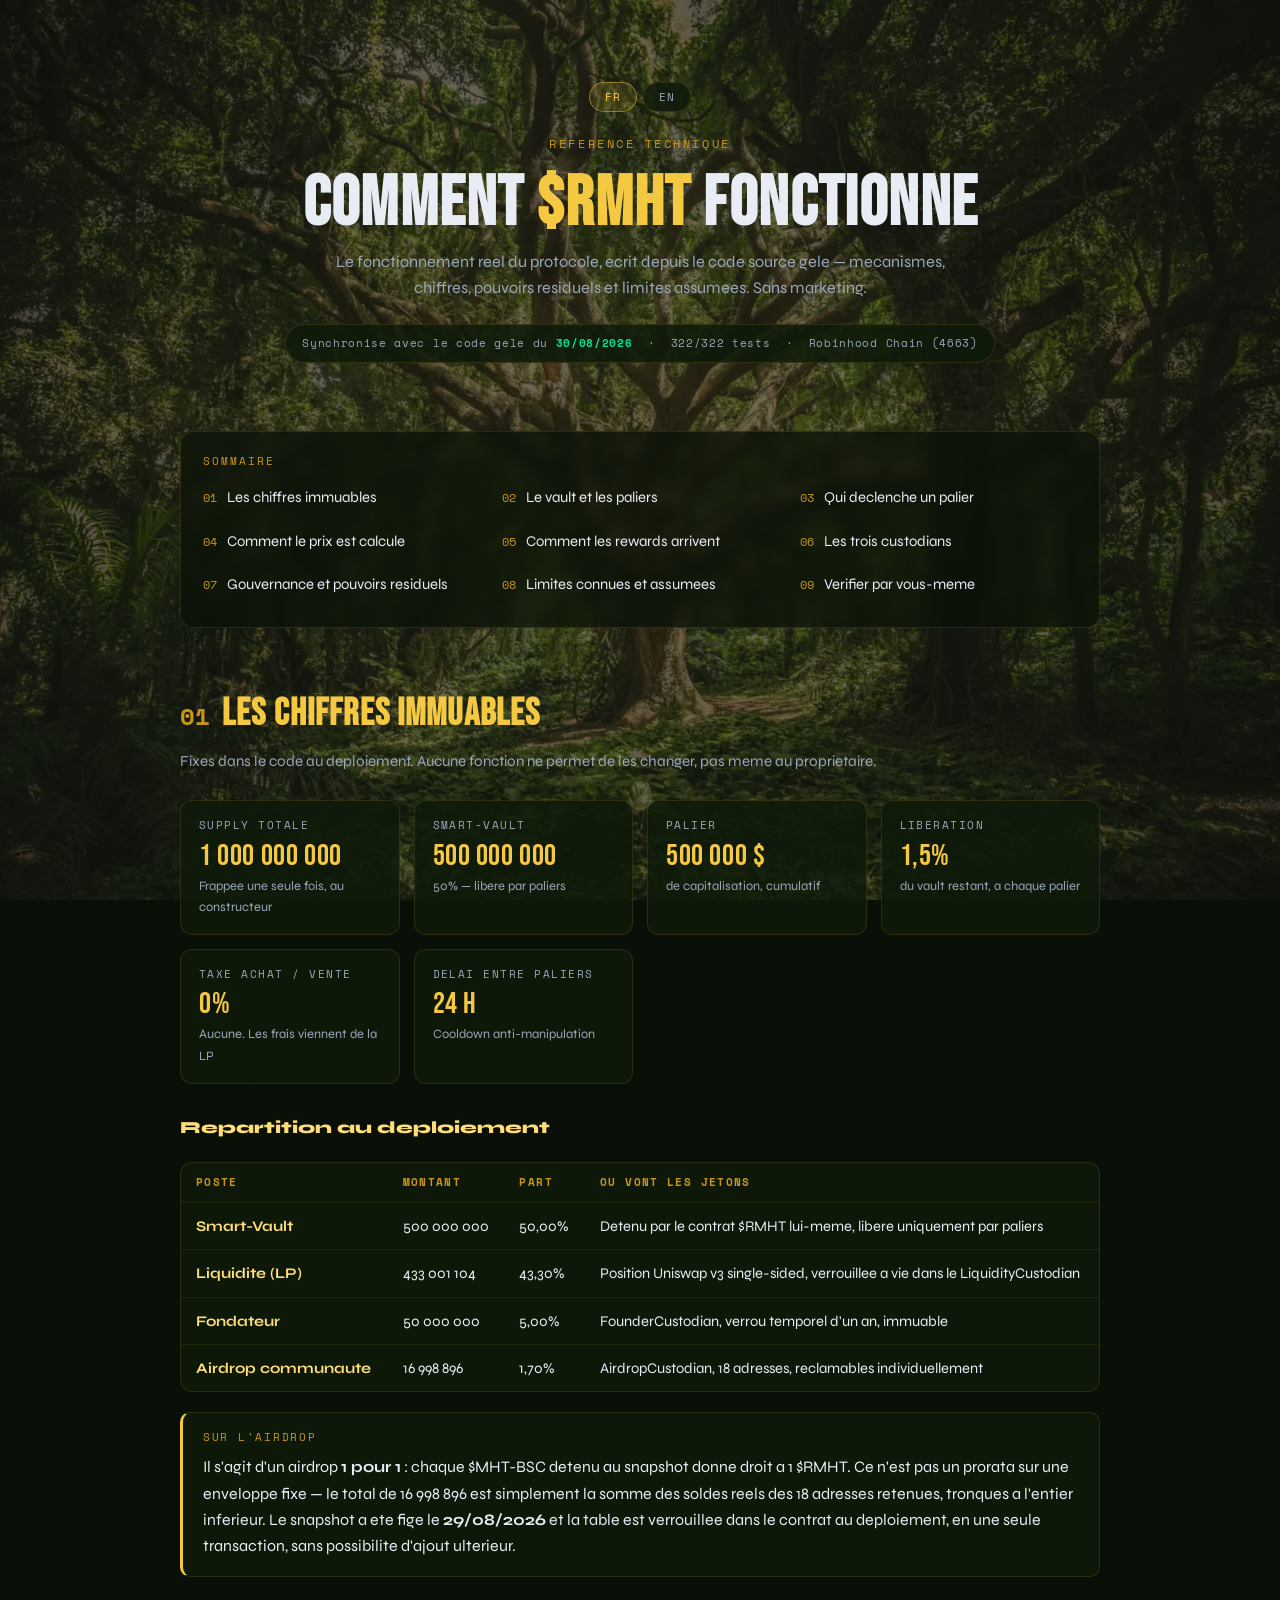
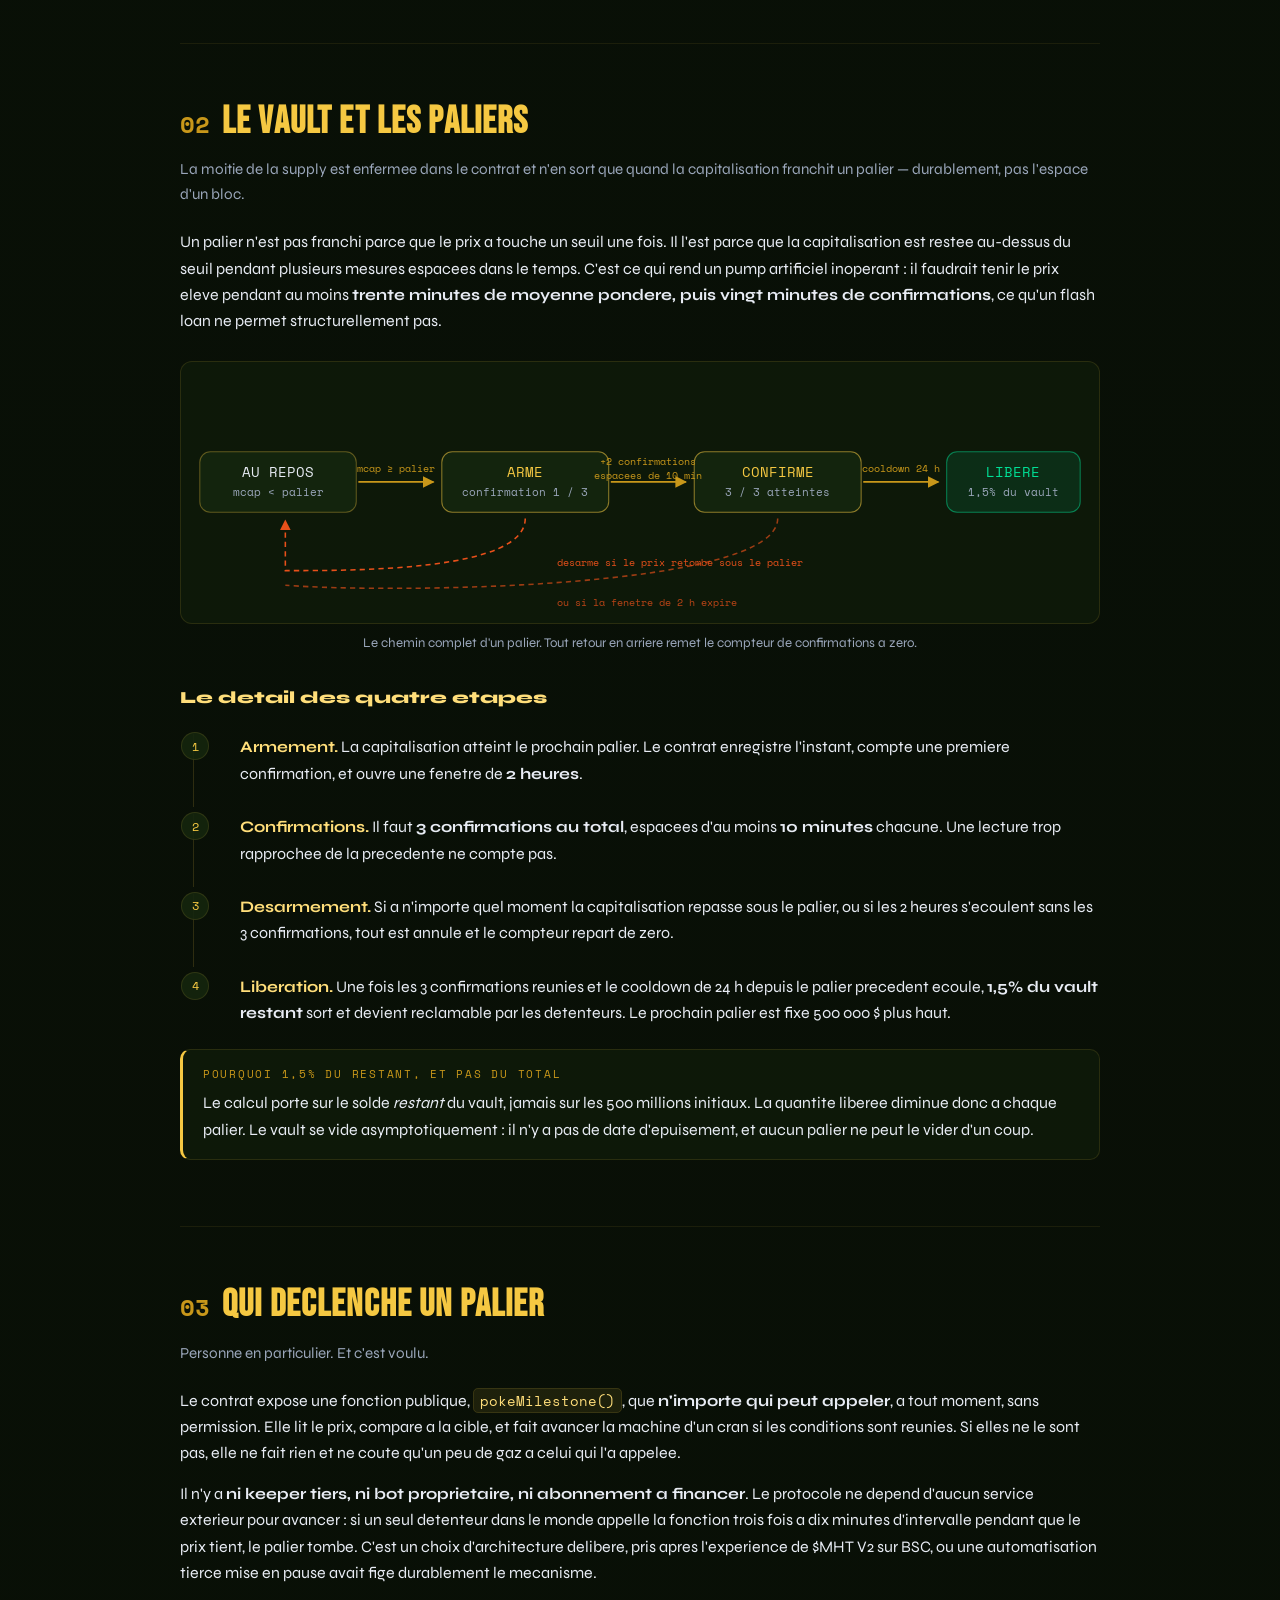
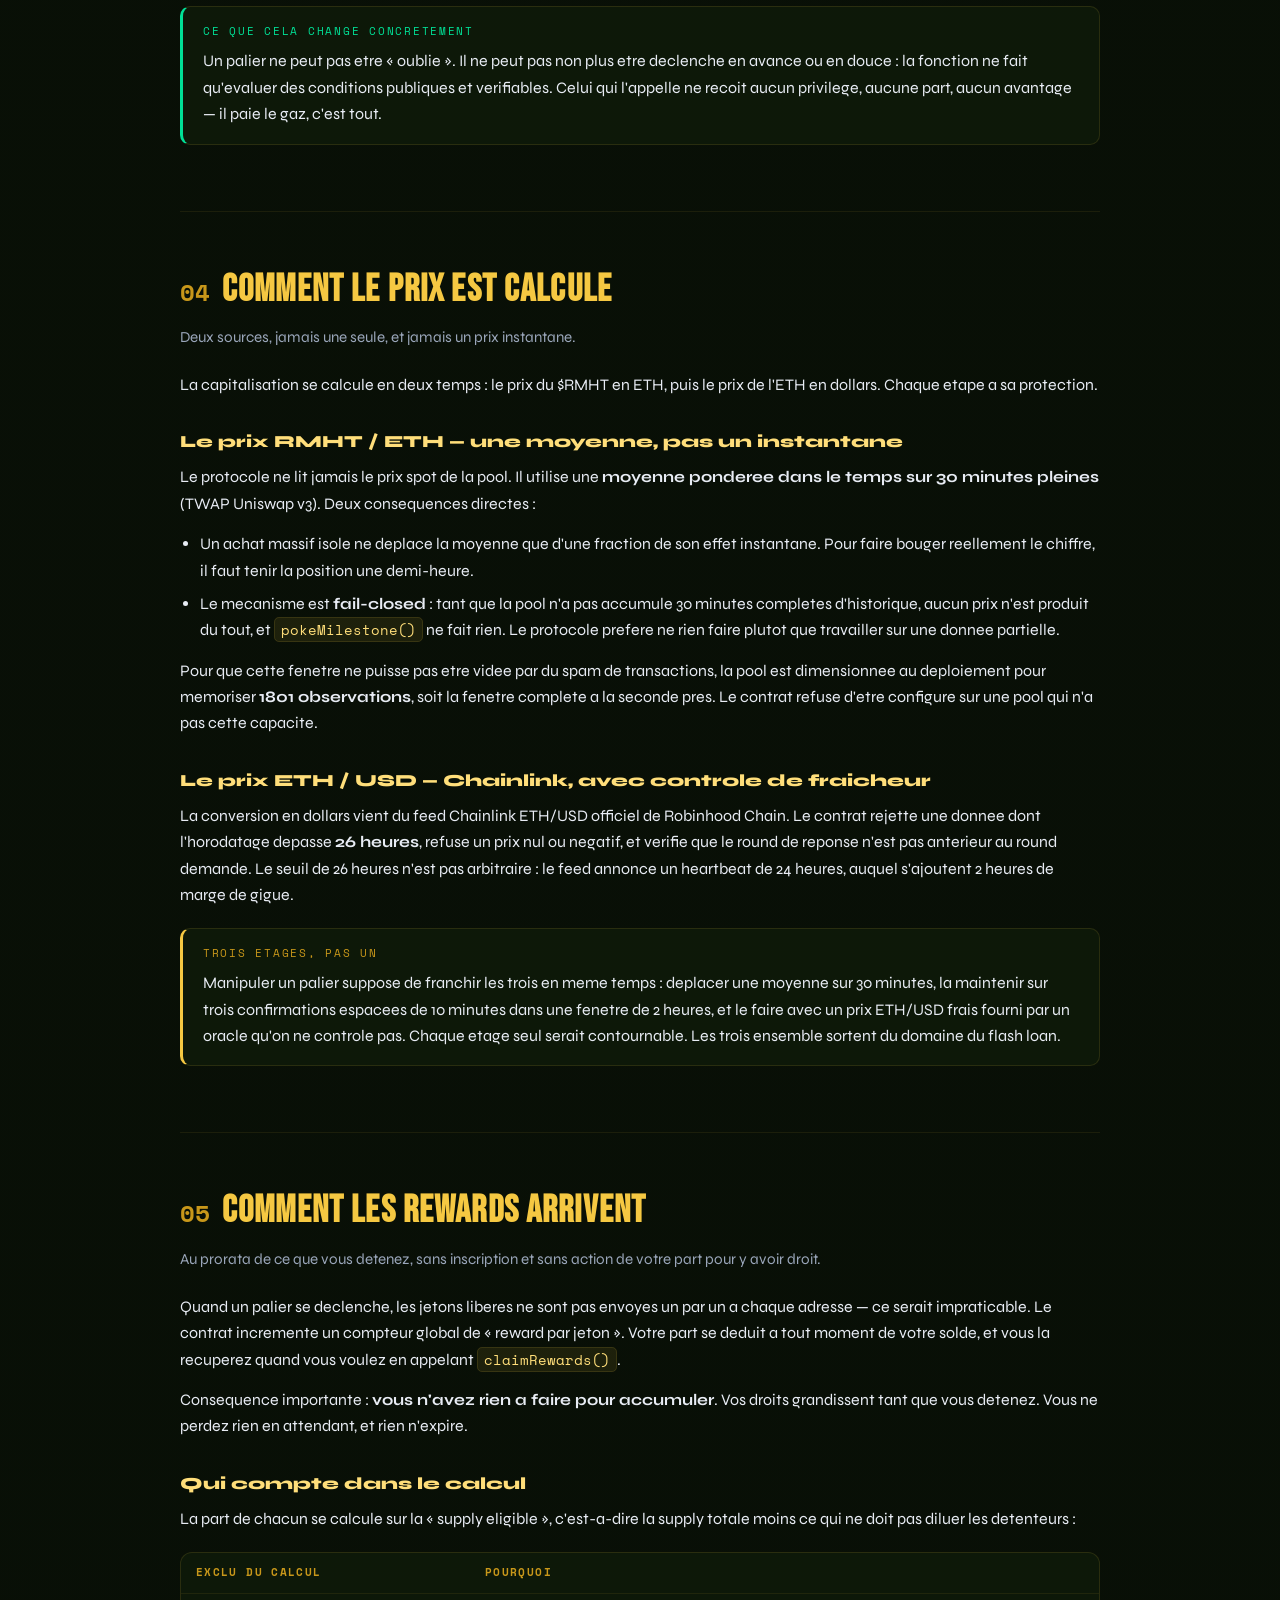
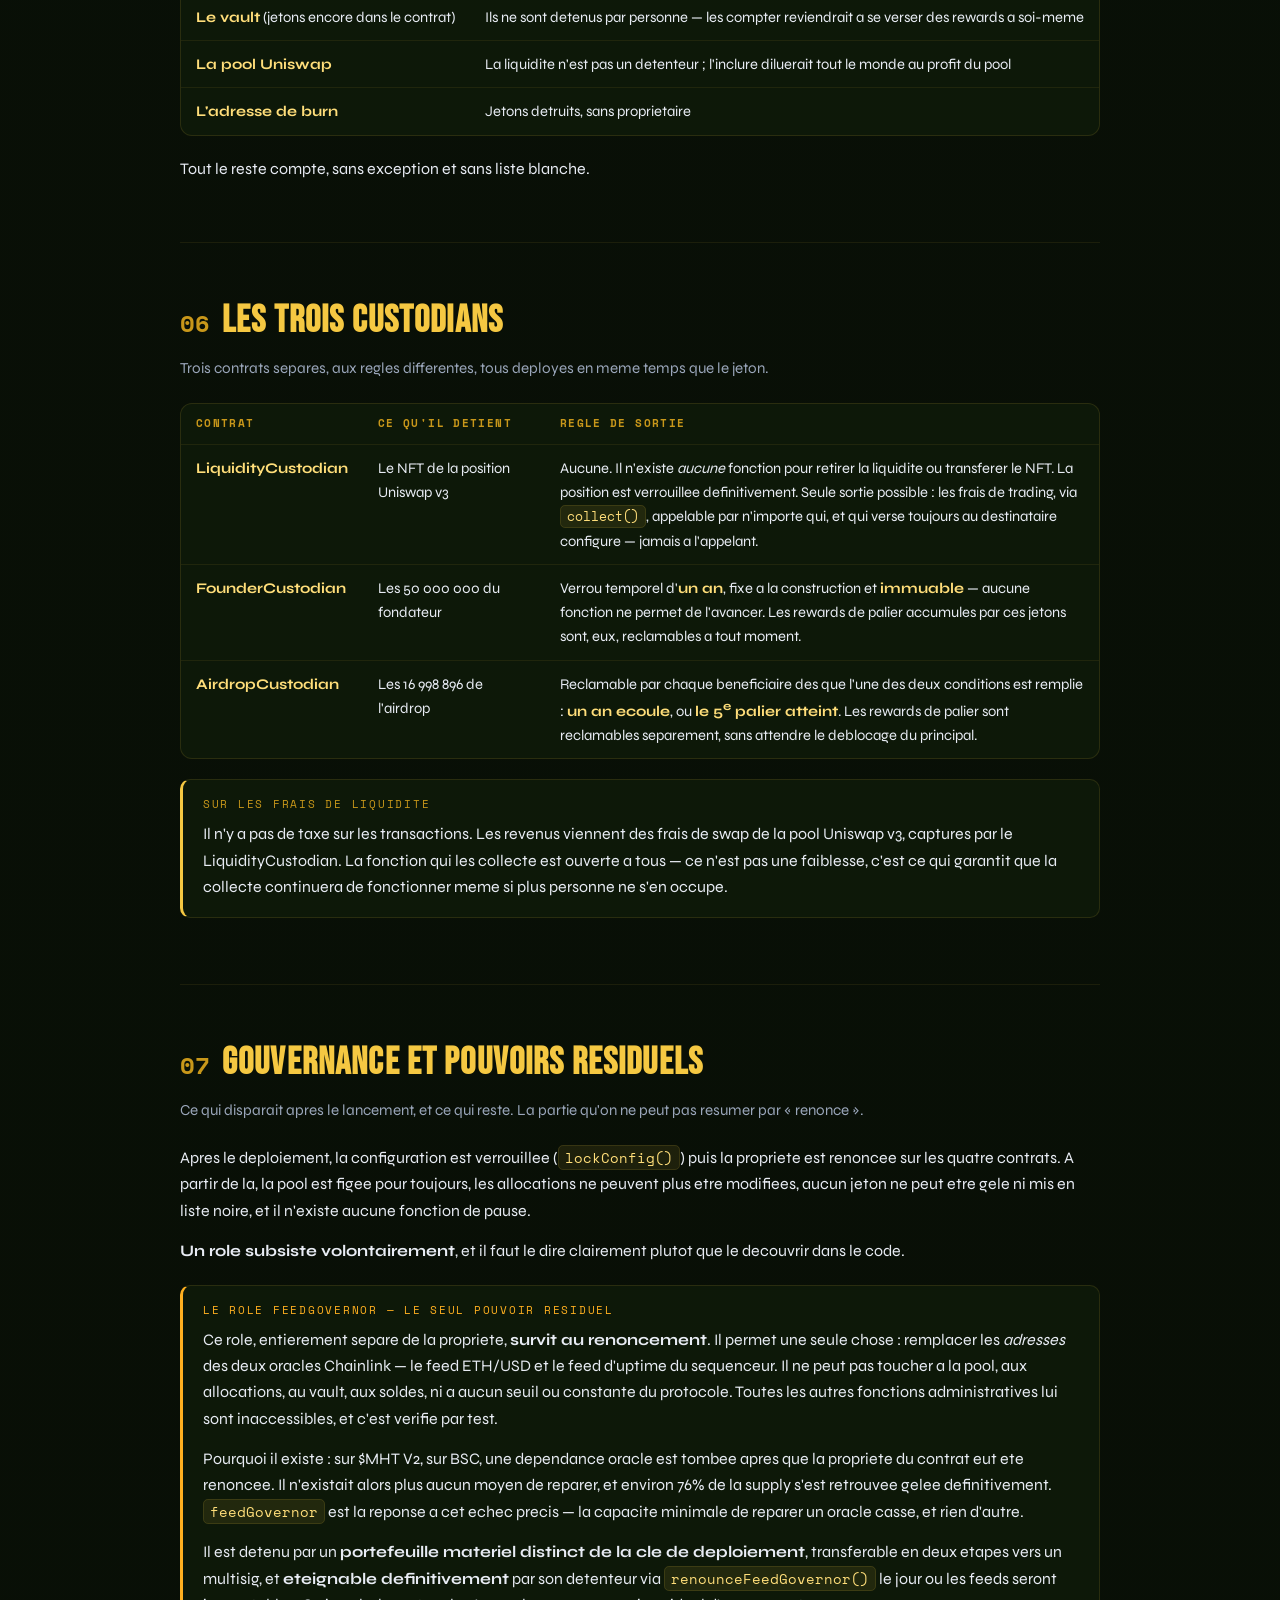
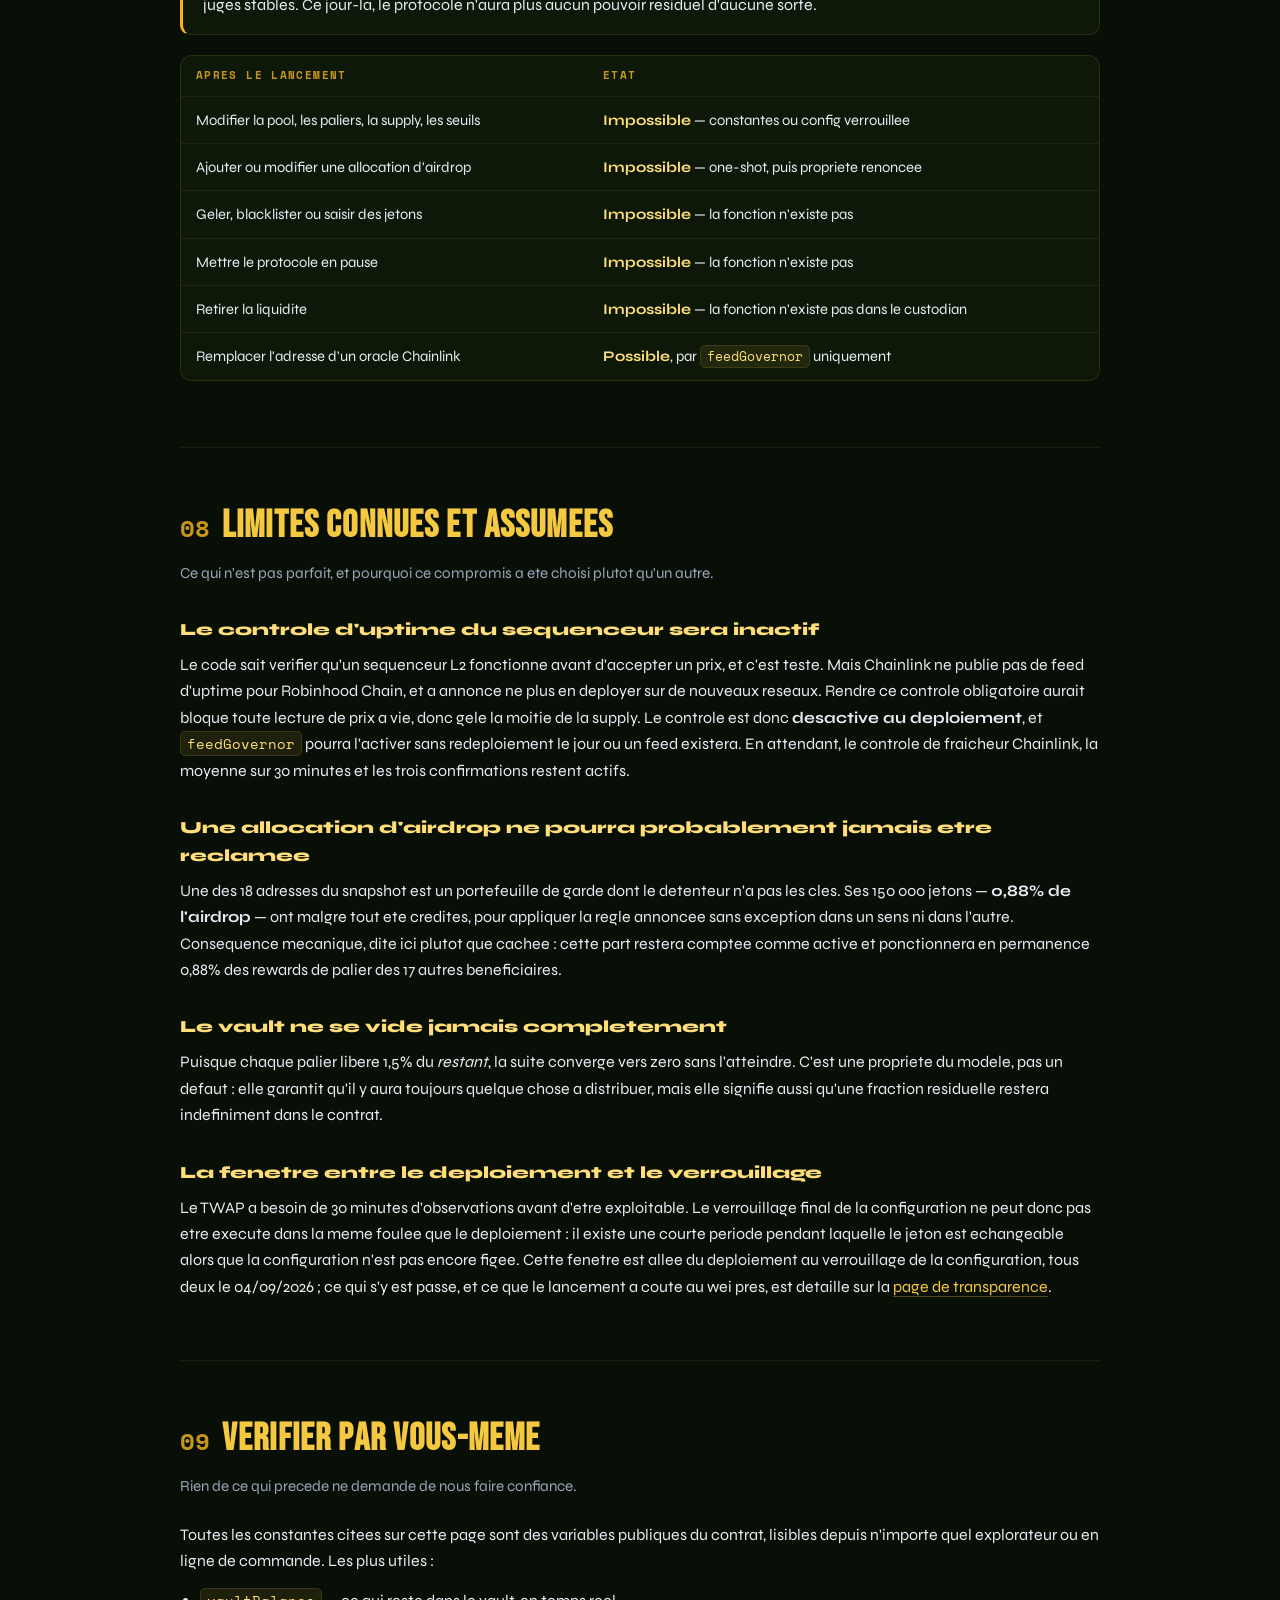
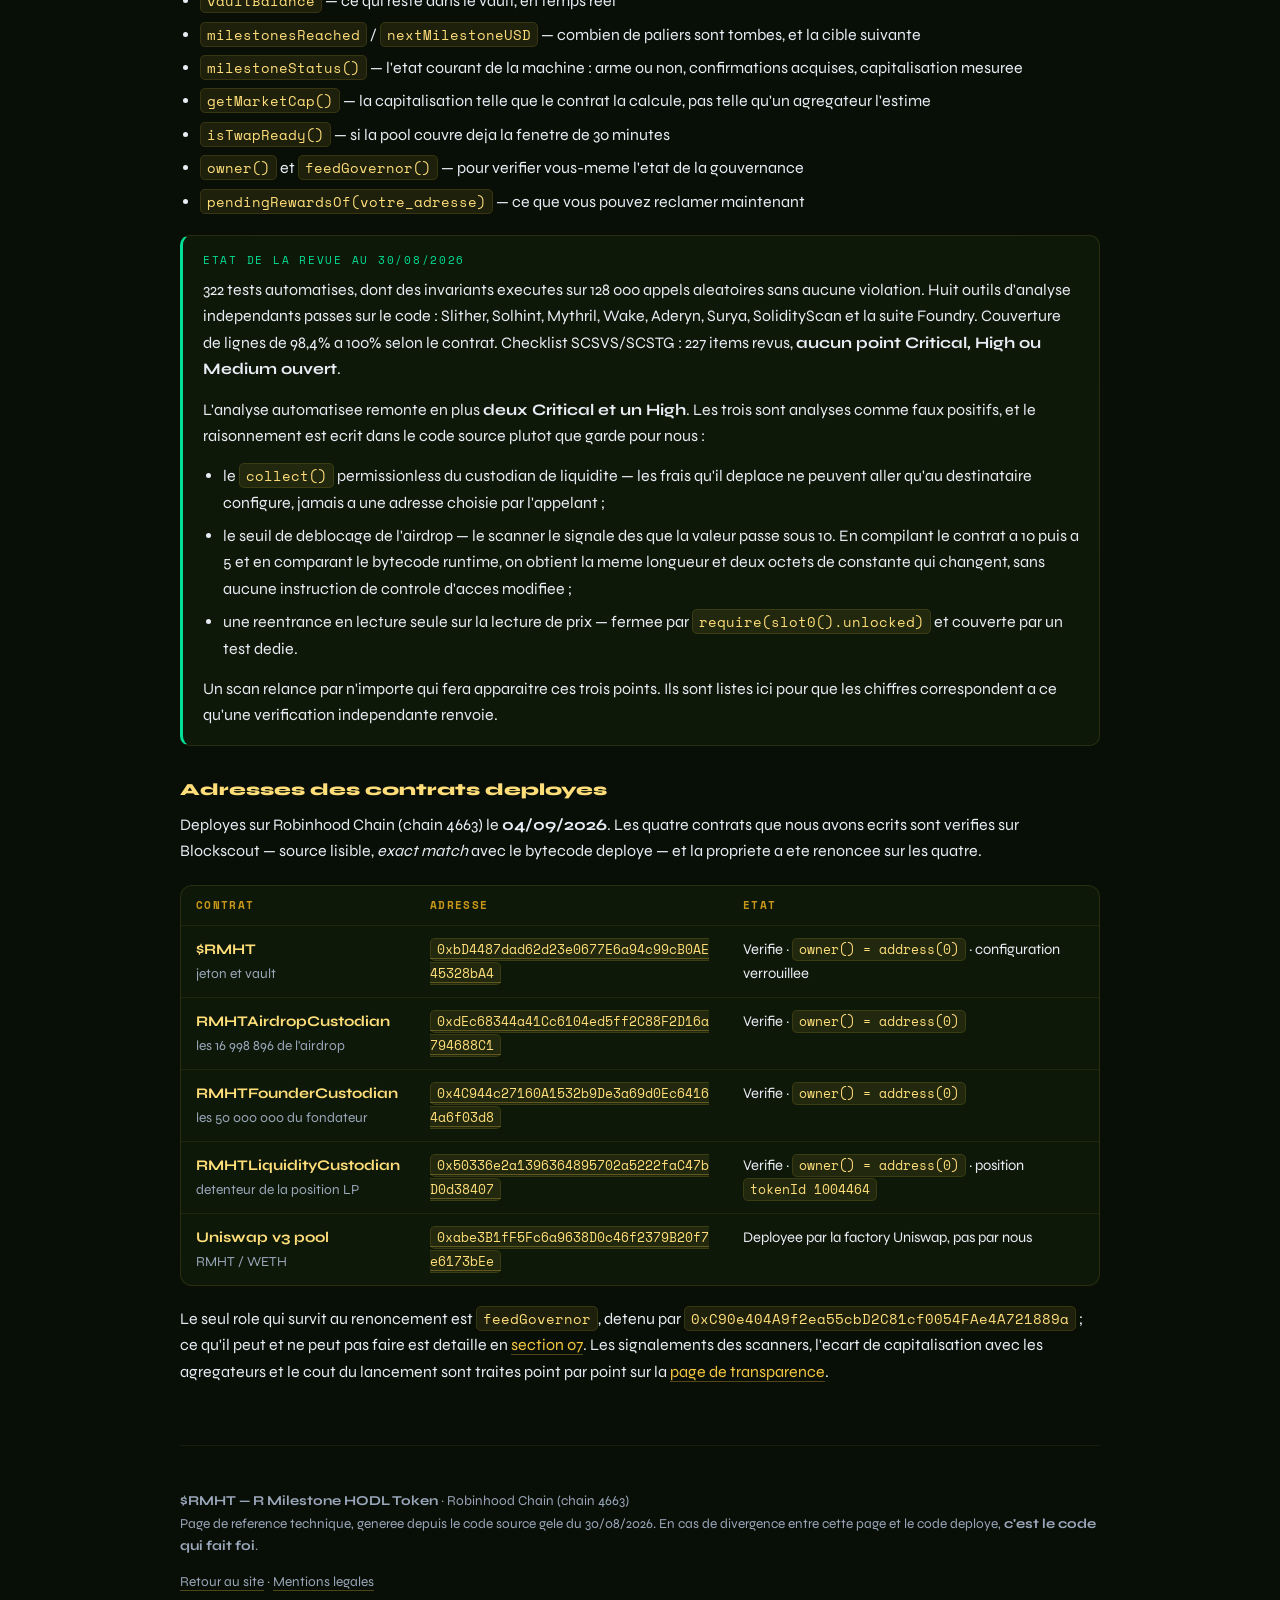
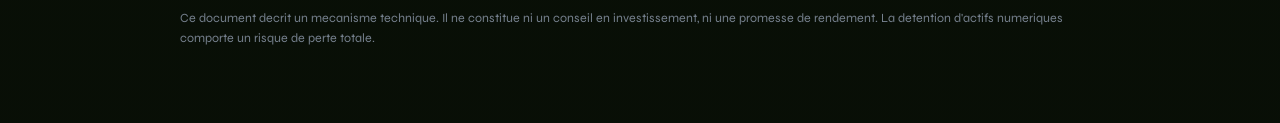
<file: protocol-fr.html>
<!DOCTYPE html>
<html lang="fr">
<head>
  <!-- Google tag (gtag.js) -->
  <script async src="https://www.googletagmanager.com/gtag/js?id=G-55GLFJLMM8"></script>
  <script>
    window.dataLayer = window.dataLayer || [];
    function gtag(){dataLayer.push(arguments);}
    gtag('js', new Date());
    gtag('config', 'G-55GLFJLMM8');
  </script>

<meta charset="utf-8" />
<meta name="viewport" content="width=device-width, initial-scale=1" />
<title>$RMHT — Comment le protocole fonctionne</title>
<meta name="description" content="Reference technique du protocole $RMHT : machine a paliers, oracle TWAP, custodians, gouvernance residuelle et limites assumees. Synchronisee avec le code gele." />
<link rel="alternate" hreflang="en" href="protocol-en.html" />
<link rel="alternate" hreflang="fr" href="protocol-fr.html" />
<link rel="preconnect" href="https://fonts.googleapis.com" />
<link rel="preconnect" href="https://fonts.gstatic.com" crossorigin />
<link href="https://fonts.googleapis.com/css2?family=Bebas+Neue&family=Syne:wght@400;600;700;800&family=Space+Mono:wght@400;700&display=swap" rel="stylesheet" />
<style>
:root{
  --bg:rgba(10,18,7,.75); --bg2:rgba(14,26,10,.86); --bg3:rgba(21,38,14,.88);
  --border:rgba(245,200,66,.12); --gold:#f5c842; --gold2:#ffde7a; --gold3:#c8971a;
  --orange:#e8501a; --text:#e8ecf4; --muted:#9aa6ba; --success:#00e096;
  --warn:#ffb020;
  --mono:'Space Mono',monospace; --display:'Bebas Neue',sans-serif; --body:'Syne',sans-serif;
}
*{box-sizing:border-box}
html{scroll-behavior:smooth}
body{
  margin:0; color:var(--text); font-family:var(--body); line-height:1.65;
  background:linear-gradient(rgba(8,14,6,.55),rgba(8,14,6,.82)),url('fond-bg-1600.webp') center top/cover no-repeat fixed;
  background-color:#0a1207;
  overflow-x:hidden;
}
.wrap{max-width:960px;margin:0 auto;padding:0 20px}
a{color:var(--gold);text-decoration:none;border-bottom:1px solid rgba(245,200,66,.3)}
a:hover{color:var(--gold2)}

/* ---------- entete ---------- */
header{padding:64px 0 28px;text-align:center}
.eyebrow{font-family:var(--mono);font-size:.72rem;letter-spacing:.22em;text-transform:uppercase;color:var(--gold3)}
h1{font-family:var(--display);font-size:clamp(2.6rem,7vw,4.4rem);line-height:.95;margin:.25em 0 .15em;letter-spacing:.02em}
h1 .accent{color:var(--gold)}
.lede{max-width:660px;margin:0 auto;color:var(--muted);font-size:1.02rem}
.stamp{
  display:inline-block;margin-top:22px;padding:9px 16px;border-radius:999px;
  border:1px solid var(--border);background:var(--bg2);
  font-family:var(--mono);font-size:.7rem;letter-spacing:.06em;color:var(--muted)
}
.stamp b{color:var(--success);font-weight:700}
.lang{display:flex;gap:6px;justify-content:center;margin-top:18px}
.lang a{
  border:1px solid var(--border);border-radius:999px;padding:5px 15px;background:var(--bg2);
  font-family:var(--mono);font-size:.7rem;letter-spacing:.1em;color:var(--muted)
}
.lang a.on{background:rgba(245,200,66,.13);border-color:rgba(245,200,66,.45);color:var(--gold)}
.lang a:hover{color:var(--gold2)}

/* ---------- sommaire ---------- */
nav.toc{
  margin:40px 0 8px;padding:20px 22px;border:1px solid var(--border);
  border-radius:14px;background:var(--bg);backdrop-filter:blur(6px)
}
nav.toc p{margin:0 0 12px;font-family:var(--mono);font-size:.7rem;letter-spacing:.18em;text-transform:uppercase;color:var(--gold3)}
nav.toc ol{margin:0;padding:0;list-style:none;display:grid;grid-template-columns:repeat(auto-fit,minmax(230px,1fr));gap:6px 22px;counter-reset:t}
nav.toc li{counter-increment:t;font-size:.93rem}
nav.toc li a{border:0;display:block;padding:3px 0;color:var(--text)}
nav.toc li a::before{content:counter(t,decimal-leading-zero);font-family:var(--mono);font-size:.72rem;color:var(--gold3);margin-right:10px}
nav.toc li a:hover{color:var(--gold)}

/* ---------- sections ---------- */
section{padding:46px 0;border-top:1px solid rgba(245,200,66,.08)}
section:first-of-type{border-top:0}
h2{font-family:var(--display);font-size:clamp(1.7rem,4vw,2.4rem);letter-spacing:.03em;margin:0 0 6px;color:var(--gold)}
h2 .num{font-family:var(--mono);font-size:.62em;color:var(--gold3);margin-right:12px;letter-spacing:0}
h3{font-family:var(--body);font-weight:800;font-size:1.06rem;margin:30px 0 8px;color:var(--gold2)}
p{margin:0 0 14px}
.sub{color:var(--muted);margin:-2px 0 22px;font-size:.95rem}
ul{margin:0 0 14px;padding-left:20px}
li{margin-bottom:7px}
code{font-family:var(--mono);font-size:.87em;background:rgba(245,200,66,.09);border:1px solid var(--border);border-radius:5px;padding:1px 6px;color:var(--gold2);word-break:break-word}

/* ---------- cartes chiffres ---------- */
.grid{display:grid;grid-template-columns:repeat(auto-fit,minmax(180px,1fr));gap:14px;margin:26px 0}
.card{border:1px solid var(--border);border-radius:12px;padding:16px 18px;background:var(--bg2)}
.card .k{font-family:var(--mono);font-size:.66rem;letter-spacing:.14em;text-transform:uppercase;color:var(--muted)}
.card .v{font-family:var(--display);font-size:1.85rem;letter-spacing:.02em;color:var(--gold);line-height:1.15;margin-top:4px}
.card .n{font-size:.8rem;color:var(--muted);margin-top:3px}

/* ---------- encadres ---------- */
.box{border:1px solid var(--border);border-left:3px solid var(--gold);border-radius:10px;background:var(--bg2);padding:16px 20px;margin:20px 0}
.box.warn{border-left-color:var(--warn)}
.box.ok{border-left-color:var(--success)}
.box .t{font-family:var(--mono);font-size:.68rem;letter-spacing:.16em;text-transform:uppercase;color:var(--gold3);margin-bottom:7px}
.box.warn .t{color:var(--warn)}
.box.ok .t{color:var(--success)}
.box p:last-child{margin-bottom:0}

/* ---------- tableaux ---------- */
.tw{overflow-x:auto;margin:20px 0;border:1px solid var(--border);border-radius:12px;background:var(--bg2)}
table{width:100%;border-collapse:collapse;min-width:560px;font-size:.92rem}
th,td{padding:11px 15px;text-align:left;vertical-align:top;border-bottom:1px solid rgba(245,200,66,.08)}
th{font-family:var(--mono);font-size:.66rem;letter-spacing:.13em;text-transform:uppercase;color:var(--gold3);white-space:nowrap}
tr:last-child td{border-bottom:0}
td strong{color:var(--gold2)}

/* ---------- etapes ---------- */
ol.steps{list-style:none;padding:0;counter-reset:s;margin:22px 0}
ol.steps li{counter-increment:s;position:relative;padding:0 0 20px 46px;border-left:1px solid rgba(245,200,66,.16);margin-left:13px}
ol.steps li:last-child{border-left-color:transparent;padding-bottom:0}
ol.steps li::before{
  content:counter(s);position:absolute;left:-13px;top:-2px;width:26px;height:26px;border-radius:50%;
  display:grid;place-items:center;background:var(--bg3);border:1px solid var(--border);
  font-family:var(--mono);font-size:.72rem;color:var(--gold)
}
ol.steps b{color:var(--gold2)}

figure{margin:26px 0}
figure svg{width:100%;height:auto;display:block;border:1px solid var(--border);border-radius:12px;background:var(--bg2)}
figcaption{font-size:.83rem;color:var(--muted);margin-top:9px;text-align:center}

footer{padding:44px 0 60px;border-top:1px solid rgba(245,200,66,.08);color:var(--muted);font-size:.85rem}
footer a{color:var(--muted)}
@media(max-width:640px){ header{padding-top:44px} section{padding:34px 0} }
</style>
</head>
<body>
<div class="wrap">

<header>
  <div class="lang"><a href="protocol-fr.html" class="on">FR</a><a href="protocol-en.html">EN</a></div>
  <div class="eyebrow" style="margin-top:22px">Reference technique</div>
  <h1>Comment <span class="accent">$RMHT</span> fonctionne</h1>
  <p class="lede">Le fonctionnement reel du protocole, ecrit depuis le code source gele — mecanismes, chiffres, pouvoirs residuels et limites assumees. Sans marketing.</p>
  <div class="stamp">Synchronise avec le code gele du <b>30/08/2026</b> &nbsp;·&nbsp; 322/322 tests &nbsp;·&nbsp; Robinhood Chain (4663)</div>
</header>

<nav class="toc">
  <p>Sommaire</p>
  <ol>
    <li><a href="#chiffres">Les chiffres immuables</a></li>
    <li><a href="#vault">Le vault et les paliers</a></li>
    <li><a href="#declencheur">Qui declenche un palier</a></li>
    <li><a href="#prix">Comment le prix est calcule</a></li>
    <li><a href="#rewards">Comment les rewards arrivent</a></li>
    <li><a href="#custodians">Les trois custodians</a></li>
    <li><a href="#gouvernance">Gouvernance et pouvoirs residuels</a></li>
    <li><a href="#limites">Limites connues et assumees</a></li>
    <li><a href="#verifier">Verifier par vous-meme</a></li>
  </ol>
</nav>

<!-- 1 --------------------------------------------------------------- -->
<section id="chiffres">
  <h2><span class="num">01</span>Les chiffres immuables</h2>
  <p class="sub">Fixes dans le code au deploiement. Aucune fonction ne permet de les changer, pas meme au proprietaire.</p>

  <div class="grid">
    <div class="card"><div class="k">Supply totale</div><div class="v">1 000 000 000</div><div class="n">Frappee une seule fois, au constructeur</div></div>
    <div class="card"><div class="k">Smart-Vault</div><div class="v">500 000 000</div><div class="n">50% — libere par paliers</div></div>
    <div class="card"><div class="k">Palier</div><div class="v">500 000 $</div><div class="n">de capitalisation, cumulatif</div></div>
    <div class="card"><div class="k">Liberation</div><div class="v">1,5%</div><div class="n">du vault restant, a chaque palier</div></div>
    <div class="card"><div class="k">Taxe achat / vente</div><div class="v">0%</div><div class="n">Aucune. Les frais viennent de la LP</div></div>
    <div class="card"><div class="k">Delai entre paliers</div><div class="v">24 h</div><div class="n">Cooldown anti-manipulation</div></div>
  </div>

  <h3>Repartition au deploiement</h3>
  <div class="tw"><table>
    <thead><tr><th>Poste</th><th>Montant</th><th>Part</th><th>Ou vont les jetons</th></tr></thead>
    <tbody>
      <tr><td><strong>Smart-Vault</strong></td><td>500 000 000</td><td>50,00%</td><td>Detenu par le contrat $RMHT lui-meme, libere uniquement par paliers</td></tr>
      <tr><td><strong>Liquidite (LP)</strong></td><td>433 001 104</td><td>43,30%</td><td>Position Uniswap v3 single-sided, verrouillee a vie dans le LiquidityCustodian</td></tr>
      <tr><td><strong>Fondateur</strong></td><td>50 000 000</td><td>5,00%</td><td>FounderCustodian, verrou temporel d'un an, immuable</td></tr>
      <tr><td><strong>Airdrop communaute</strong></td><td>16 998 896</td><td>1,70%</td><td>AirdropCustodian, 18 adresses, reclamables individuellement</td></tr>
    </tbody>
  </table></div>

  <div class="box">
    <div class="t">Sur l'airdrop</div>
    <p>Il s'agit d'un airdrop <strong>1 pour 1</strong> : chaque $MHT-BSC detenu au snapshot donne droit a 1 $RMHT. Ce n'est pas un prorata sur une enveloppe fixe — le total de 16 998 896 est simplement la somme des soldes reels des 18 adresses retenues, tronques a l'entier inferieur. Le snapshot a ete fige le <strong>29/08/2026</strong> et la table est verrouillee dans le contrat au deploiement, en une seule transaction, sans possibilite d'ajout ulterieur.</p>
  </div>
</section>

<!-- 2 --------------------------------------------------------------- -->
<section id="vault">
  <h2><span class="num">02</span>Le vault et les paliers</h2>
  <p class="sub">La moitie de la supply est enfermee dans le contrat et n'en sort que quand la capitalisation franchit un palier — durablement, pas l'espace d'un bloc.</p>

  <p>Un palier n'est pas franchi parce que le prix a touche un seuil une fois. Il l'est parce que la capitalisation est restee au-dessus du seuil pendant plusieurs mesures espacees dans le temps. C'est ce qui rend un pump artificiel inoperant : il faudrait tenir le prix eleve pendant au moins <strong>trente minutes de moyenne pondere, puis vingt minutes de confirmations</strong>, ce qu'un flash loan ne permet structurellement pas.</p>

  <figure>
    <svg viewBox="0 0 880 250" role="img" aria-label="Machine a etats du franchissement de palier">
      <defs>
        <marker id="a" viewBox="0 0 10 10" refX="9" refY="5" markerWidth="7" markerHeight="7" orient="auto">
          <path d="M0 0 L10 5 L0 10 z" fill="#c8971a"/>
        </marker>
        <marker id="ar" viewBox="0 0 10 10" refX="9" refY="5" markerWidth="7" markerHeight="7" orient="auto">
          <path d="M0 0 L10 5 L0 10 z" fill="#e8501a"/>
        </marker>
      </defs>
      <g font-family="'Space Mono',monospace" font-size="12">
        <!-- etat 1 -->
        <rect x="18" y="86" width="150" height="58" rx="10" fill="rgba(21,38,14,.9)" stroke="rgba(245,200,66,.35)"/>
        <text x="93" y="110" fill="#e8ecf4" text-anchor="middle" font-size="13">AU REPOS</text>
        <text x="93" y="128" fill="#9aa6ba" text-anchor="middle" font-size="10.5">mcap &lt; palier</text>
        <!-- etat 2 -->
        <rect x="250" y="86" width="160" height="58" rx="10" fill="rgba(21,38,14,.9)" stroke="rgba(245,200,66,.55)"/>
        <text x="330" y="110" fill="#f5c842" text-anchor="middle" font-size="13">ARME</text>
        <text x="330" y="128" fill="#9aa6ba" text-anchor="middle" font-size="10.5">confirmation 1 / 3</text>
        <!-- etat 3 -->
        <rect x="492" y="86" width="160" height="58" rx="10" fill="rgba(21,38,14,.9)" stroke="rgba(245,200,66,.55)"/>
        <text x="572" y="110" fill="#f5c842" text-anchor="middle" font-size="13">CONFIRME</text>
        <text x="572" y="128" fill="#9aa6ba" text-anchor="middle" font-size="10.5">3 / 3 atteintes</text>
        <!-- etat 4 -->
        <rect x="734" y="86" width="128" height="58" rx="10" fill="rgba(0,224,150,.10)" stroke="rgba(0,224,150,.5)"/>
        <text x="798" y="110" fill="#00e096" text-anchor="middle" font-size="13">LIBERE</text>
        <text x="798" y="128" fill="#9aa6ba" text-anchor="middle" font-size="10.5">1,5% du vault</text>
        <!-- fleches -->
        <line x1="170" y1="115" x2="242" y2="115" stroke="#c8971a" stroke-width="1.6" marker-end="url(#a)"/>
        <line x1="412" y1="115" x2="484" y2="115" stroke="#c8971a" stroke-width="1.6" marker-end="url(#a)"/>
        <line x1="654" y1="115" x2="726" y2="115" stroke="#c8971a" stroke-width="1.6" marker-end="url(#a)"/>
        <text x="206" y="105" fill="#c8971a" text-anchor="middle" font-size="10">mcap ≥ palier</text>
        <text x="448" y="99" fill="#c8971a" text-anchor="middle" font-size="10">+2 confirmations</text>
        <text x="448" y="112" fill="#c8971a" text-anchor="middle" font-size="10">espacees de 10 min</text>
        <text x="690" y="105" fill="#c8971a" text-anchor="middle" font-size="10">cooldown 24 h</text>
        <!-- retour desarmement -->
        <path d="M330 150 C330 200 172 200 100 200 L100 152" fill="none" stroke="#e8501a" stroke-width="1.5" stroke-dasharray="5 4" marker-end="url(#ar)"/>
        <path d="M572 150 C572 218 200 222 100 214" fill="none" stroke="#e8501a" stroke-width="1.5" stroke-dasharray="5 4" opacity=".65"/>
        <text x="360" y="196" fill="#e8501a" font-size="10">desarme si le prix retombe sous le palier</text>
        <text x="360" y="234" fill="#e8501a" font-size="10" opacity=".8">ou si la fenetre de 2 h expire</text>
      </g>
    </svg>
    <figcaption>Le chemin complet d'un palier. Tout retour en arriere remet le compteur de confirmations a zero.</figcaption>
  </figure>

  <h3>Le detail des quatre etapes</h3>
  <ol class="steps">
    <li><b>Armement.</b> La capitalisation atteint le prochain palier. Le contrat enregistre l'instant, compte une premiere confirmation, et ouvre une fenetre de <strong>2 heures</strong>.</li>
    <li><b>Confirmations.</b> Il faut <strong>3 confirmations au total</strong>, espacees d'au moins <strong>10 minutes</strong> chacune. Une lecture trop rapprochee de la precedente ne compte pas.</li>
    <li><b>Desarmement.</b> Si a n'importe quel moment la capitalisation repasse sous le palier, ou si les 2 heures s'ecoulent sans les 3 confirmations, tout est annule et le compteur repart de zero.</li>
    <li><b>Liberation.</b> Une fois les 3 confirmations reunies et le cooldown de 24 h depuis le palier precedent ecoule, <strong>1,5% du vault restant</strong> sort et devient reclamable par les detenteurs. Le prochain palier est fixe 500 000 $ plus haut.</li>
  </ol>

  <div class="box">
    <div class="t">Pourquoi 1,5% du restant, et pas du total</div>
    <p>Le calcul porte sur le solde <em>restant</em> du vault, jamais sur les 500 millions initiaux. La quantite liberee diminue donc a chaque palier. Le vault se vide asymptotiquement : il n'y a pas de date d'epuisement, et aucun palier ne peut le vider d'un coup.</p>
  </div>
</section>

<!-- 3 --------------------------------------------------------------- -->
<section id="declencheur">
  <h2><span class="num">03</span>Qui declenche un palier</h2>
  <p class="sub">Personne en particulier. Et c'est voulu.</p>

  <p>Le contrat expose une fonction publique, <code>pokeMilestone()</code>, que <strong>n'importe qui peut appeler</strong>, a tout moment, sans permission. Elle lit le prix, compare a la cible, et fait avancer la machine d'un cran si les conditions sont reunies. Si elles ne le sont pas, elle ne fait rien et ne coute qu'un peu de gaz a celui qui l'a appelee.</p>

  <p>Il n'y a <strong>ni keeper tiers, ni bot proprietaire, ni abonnement a financer</strong>. Le protocole ne depend d'aucun service exterieur pour avancer : si un seul detenteur dans le monde appelle la fonction trois fois a dix minutes d'intervalle pendant que le prix tient, le palier tombe. C'est un choix d'architecture delibere, pris apres l'experience de $MHT V2 sur BSC, ou une automatisation tierce mise en pause avait fige durablement le mecanisme.</p>

  <div class="box ok">
    <div class="t">Ce que cela change concretement</div>
    <p>Un palier ne peut pas etre « oublie ». Il ne peut pas non plus etre declenche en avance ou en douce : la fonction ne fait qu'evaluer des conditions publiques et verifiables. Celui qui l'appelle ne recoit aucun privilege, aucune part, aucun avantage — il paie le gaz, c'est tout.</p>
  </div>
</section>

<!-- 4 --------------------------------------------------------------- -->
<section id="prix">
  <h2><span class="num">04</span>Comment le prix est calcule</h2>
  <p class="sub">Deux sources, jamais une seule, et jamais un prix instantane.</p>

  <p>La capitalisation se calcule en deux temps : le prix du $RMHT en ETH, puis le prix de l'ETH en dollars. Chaque etape a sa protection.</p>

  <h3>Le prix RMHT / ETH — une moyenne, pas un instantane</h3>
  <p>Le protocole ne lit jamais le prix spot de la pool. Il utilise une <strong>moyenne ponderee dans le temps sur 30 minutes pleines</strong> (TWAP Uniswap v3). Deux consequences directes :</p>
  <ul>
    <li>Un achat massif isole ne deplace la moyenne que d'une fraction de son effet instantane. Pour faire bouger reellement le chiffre, il faut tenir la position une demi-heure.</li>
    <li>Le mecanisme est <strong>fail-closed</strong> : tant que la pool n'a pas accumule 30 minutes completes d'historique, aucun prix n'est produit du tout, et <code>pokeMilestone()</code> ne fait rien. Le protocole prefere ne rien faire plutot que travailler sur une donnee partielle.</li>
  </ul>
  <p>Pour que cette fenetre ne puisse pas etre videe par du spam de transactions, la pool est dimensionnee au deploiement pour memoriser <strong>1801 observations</strong>, soit la fenetre complete a la seconde pres. Le contrat refuse d'etre configure sur une pool qui n'a pas cette capacite.</p>

  <h3>Le prix ETH / USD — Chainlink, avec controle de fraicheur</h3>
  <p>La conversion en dollars vient du feed Chainlink ETH/USD officiel de Robinhood Chain. Le contrat rejette une donnee dont l'horodatage depasse <strong>26 heures</strong>, refuse un prix nul ou negatif, et verifie que le round de reponse n'est pas anterieur au round demande. Le seuil de 26 heures n'est pas arbitraire : le feed annonce un heartbeat de 24 heures, auquel s'ajoutent 2 heures de marge de gigue.</p>

  <div class="box">
    <div class="t">Trois etages, pas un</div>
    <p>Manipuler un palier suppose de franchir les trois en meme temps : deplacer une moyenne sur 30 minutes, la maintenir sur trois confirmations espacees de 10 minutes dans une fenetre de 2 heures, et le faire avec un prix ETH/USD frais fourni par un oracle qu'on ne controle pas. Chaque etage seul serait contournable. Les trois ensemble sortent du domaine du flash loan.</p>
  </div>
</section>

<!-- 5 --------------------------------------------------------------- -->
<section id="rewards">
  <h2><span class="num">05</span>Comment les rewards arrivent</h2>
  <p class="sub">Au prorata de ce que vous detenez, sans inscription et sans action de votre part pour y avoir droit.</p>

  <p>Quand un palier se declenche, les jetons liberes ne sont pas envoyes un par un a chaque adresse — ce serait impraticable. Le contrat incremente un compteur global de « reward par jeton ». Votre part se deduit a tout moment de votre solde, et vous la recuperez quand vous voulez en appelant <code>claimRewards()</code>.</p>

  <p>Consequence importante : <strong>vous n'avez rien a faire pour accumuler</strong>. Vos droits grandissent tant que vous detenez. Vous ne perdez rien en attendant, et rien n'expire.</p>

  <h3>Qui compte dans le calcul</h3>
  <p>La part de chacun se calcule sur la « supply eligible », c'est-a-dire la supply totale moins ce qui ne doit pas diluer les detenteurs :</p>
  <div class="tw"><table>
    <thead><tr><th>Exclu du calcul</th><th>Pourquoi</th></tr></thead>
    <tbody>
      <tr><td><strong>Le vault</strong> (jetons encore dans le contrat)</td><td>Ils ne sont detenus par personne — les compter reviendrait a se verser des rewards a soi-meme</td></tr>
      <tr><td><strong>La pool Uniswap</strong></td><td>La liquidite n'est pas un detenteur ; l'inclure diluerait tout le monde au profit du pool</td></tr>
      <tr><td><strong>L'adresse de burn</strong></td><td>Jetons detruits, sans proprietaire</td></tr>
    </tbody>
  </table></div>
  <p>Tout le reste compte, sans exception et sans liste blanche.</p>
</section>

<!-- 6 --------------------------------------------------------------- -->
<section id="custodians">
  <h2><span class="num">06</span>Les trois custodians</h2>
  <p class="sub">Trois contrats separes, aux regles differentes, tous deployes en meme temps que le jeton.</p>

  <div class="tw"><table>
    <thead><tr><th>Contrat</th><th>Ce qu'il detient</th><th>Regle de sortie</th></tr></thead>
    <tbody>
      <tr>
        <td><strong>LiquidityCustodian</strong></td>
        <td>Le NFT de la position Uniswap v3</td>
        <td>Aucune. Il n'existe <em>aucune</em> fonction pour retirer la liquidite ou transferer le NFT. La position est verrouillee definitivement. Seule sortie possible : les frais de trading, via <code>collect()</code>, appelable par n'importe qui, et qui verse toujours au destinataire configure — jamais a l'appelant.</td>
      </tr>
      <tr>
        <td><strong>FounderCustodian</strong></td>
        <td>Les 50 000 000 du fondateur</td>
        <td>Verrou temporel d'<strong>un an</strong>, fixe a la construction et <strong>immuable</strong> — aucune fonction ne permet de l'avancer. Les rewards de palier accumules par ces jetons sont, eux, reclamables a tout moment.</td>
      </tr>
      <tr>
        <td><strong>AirdropCustodian</strong></td>
        <td>Les 16 998 896 de l'airdrop</td>
        <td>Reclamable par chaque beneficiaire des que l'une des deux conditions est remplie : <strong>un an ecoule</strong>, ou <strong>le 5<sup>e</sup> palier atteint</strong>. Les rewards de palier sont reclamables separement, sans attendre le deblocage du principal.</td>
      </tr>
    </tbody>
  </table></div>

  <div class="box">
    <div class="t">Sur les frais de liquidite</div>
    <p>Il n'y a pas de taxe sur les transactions. Les revenus viennent des frais de swap de la pool Uniswap v3, captures par le LiquidityCustodian. La fonction qui les collecte est ouverte a tous — ce n'est pas une faiblesse, c'est ce qui garantit que la collecte continuera de fonctionner meme si plus personne ne s'en occupe.</p>
  </div>
</section>

<!-- 7 --------------------------------------------------------------- -->
<section id="gouvernance">
  <h2><span class="num">07</span>Gouvernance et pouvoirs residuels</h2>
  <p class="sub">Ce qui disparait apres le lancement, et ce qui reste. La partie qu'on ne peut pas resumer par « renonce ».</p>

  <p>Apres le deploiement, la configuration est verrouillee (<code>lockConfig()</code>) puis la propriete est renoncee sur les quatre contrats. A partir de la, la pool est figee pour toujours, les allocations ne peuvent plus etre modifiees, aucun jeton ne peut etre gele ni mis en liste noire, et il n'existe aucune fonction de pause.</p>

  <p><strong>Un role subsiste volontairement</strong>, et il faut le dire clairement plutot que le decouvrir dans le code.</p>

  <div class="box warn">
    <div class="t">Le role feedGovernor — le seul pouvoir residuel</div>
    <p>Ce role, entierement separe de la propriete, <strong>survit au renoncement</strong>. Il permet une seule chose : remplacer les <em>adresses</em> des deux oracles Chainlink — le feed ETH/USD et le feed d'uptime du sequenceur. Il ne peut pas toucher a la pool, aux allocations, au vault, aux soldes, ni a aucun seuil ou constante du protocole. Toutes les autres fonctions administratives lui sont inaccessibles, et c'est verifie par test.</p>
    <p>Pourquoi il existe : sur $MHT V2, sur BSC, une dependance oracle est tombee apres que la propriete du contrat eut ete renoncee. Il n'existait alors plus aucun moyen de reparer, et environ 76% de la supply s'est retrouvee gelee definitivement. <code>feedGovernor</code> est la reponse a cet echec precis — la capacite minimale de reparer un oracle casse, et rien d'autre.</p>
    <p>Il est detenu par un <strong>portefeuille materiel distinct de la cle de deploiement</strong>, transferable en deux etapes vers un multisig, et <strong>eteignable definitivement</strong> par son detenteur via <code>renounceFeedGovernor()</code> le jour ou les feeds seront juges stables. Ce jour-la, le protocole n'aura plus aucun pouvoir residuel d'aucune sorte.</p>
  </div>

  <div class="tw"><table>
    <thead><tr><th>Apres le lancement</th><th>Etat</th></tr></thead>
    <tbody>
      <tr><td>Modifier la pool, les paliers, la supply, les seuils</td><td><strong>Impossible</strong> — constantes ou config verrouillee</td></tr>
      <tr><td>Ajouter ou modifier une allocation d'airdrop</td><td><strong>Impossible</strong> — one-shot, puis propriete renoncee</td></tr>
      <tr><td>Geler, blacklister ou saisir des jetons</td><td><strong>Impossible</strong> — la fonction n'existe pas</td></tr>
      <tr><td>Mettre le protocole en pause</td><td><strong>Impossible</strong> — la fonction n'existe pas</td></tr>
      <tr><td>Retirer la liquidite</td><td><strong>Impossible</strong> — la fonction n'existe pas dans le custodian</td></tr>
      <tr><td>Remplacer l'adresse d'un oracle Chainlink</td><td><strong>Possible</strong>, par <code>feedGovernor</code> uniquement</td></tr>
    </tbody>
  </table></div>
</section>

<!-- 8 --------------------------------------------------------------- -->
<section id="limites">
  <h2><span class="num">08</span>Limites connues et assumees</h2>
  <p class="sub">Ce qui n'est pas parfait, et pourquoi ce compromis a ete choisi plutot qu'un autre.</p>

  <h3>Le controle d'uptime du sequenceur sera inactif</h3>
  <p>Le code sait verifier qu'un sequenceur L2 fonctionne avant d'accepter un prix, et c'est teste. Mais Chainlink ne publie pas de feed d'uptime pour Robinhood Chain, et a annonce ne plus en deployer sur de nouveaux reseaux. Rendre ce controle obligatoire aurait bloque toute lecture de prix a vie, donc gele la moitie de la supply. Le controle est donc <strong>desactive au deploiement</strong>, et <code>feedGovernor</code> pourra l'activer sans redeploiement le jour ou un feed existera. En attendant, le controle de fraicheur Chainlink, la moyenne sur 30 minutes et les trois confirmations restent actifs.</p>

  <h3>Une allocation d'airdrop ne pourra probablement jamais etre reclamee</h3>
  <p>Une des 18 adresses du snapshot est un portefeuille de garde dont le detenteur n'a pas les cles. Ses 150 000 jetons — <strong>0,88% de l'airdrop</strong> — ont malgre tout ete credites, pour appliquer la regle annoncee sans exception dans un sens ni dans l'autre. Consequence mecanique, dite ici plutot que cachee : cette part restera comptee comme active et ponctionnera en permanence 0,88% des rewards de palier des 17 autres beneficiaires.</p>

  <h3>Le vault ne se vide jamais completement</h3>
  <p>Puisque chaque palier libere 1,5% du <em>restant</em>, la suite converge vers zero sans l'atteindre. C'est une propriete du modele, pas un defaut : elle garantit qu'il y aura toujours quelque chose a distribuer, mais elle signifie aussi qu'une fraction residuelle restera indefiniment dans le contrat.</p>

  <h3>La fenetre entre le deploiement et le verrouillage</h3>
  <p>Le TWAP a besoin de 30 minutes d'observations avant d'etre exploitable. Le verrouillage final de la configuration ne peut donc pas etre execute dans la meme foulee que le deploiement : il existe une courte periode pendant laquelle le jeton est echangeable alors que la configuration n'est pas encore figee. Cette fenetre est allee du deploiement au verrouillage de la configuration, tous deux le 04/09/2026 ; ce qui s'y est passe, et ce que le lancement a coute au wei pres, est detaille sur la <a href="transparency-fr.html#couts">page de transparence</a>.</p>
</section>

<!-- 9 --------------------------------------------------------------- -->
<section id="verifier">
  <h2><span class="num">09</span>Verifier par vous-meme</h2>
  <p class="sub">Rien de ce qui precede ne demande de nous faire confiance.</p>

  <p>Toutes les constantes citees sur cette page sont des variables publiques du contrat, lisibles depuis n'importe quel explorateur ou en ligne de commande. Les plus utiles :</p>
  <ul>
    <li><code>vaultBalance</code> — ce qui reste dans le vault, en temps reel</li>
    <li><code>milestonesReached</code> / <code>nextMilestoneUSD</code> — combien de paliers sont tombes, et la cible suivante</li>
    <li><code>milestoneStatus()</code> — l'etat courant de la machine : arme ou non, confirmations acquises, capitalisation mesuree</li>
    <li><code>getMarketCap()</code> — la capitalisation telle que le contrat la calcule, pas telle qu'un agregateur l'estime</li>
    <li><code>isTwapReady()</code> — si la pool couvre deja la fenetre de 30 minutes</li>
    <li><code>owner()</code> et <code>feedGovernor()</code> — pour verifier vous-meme l'etat de la gouvernance</li>
    <li><code>pendingRewardsOf(votre_adresse)</code> — ce que vous pouvez reclamer maintenant</li>
  </ul>

  <div class="box ok">
    <div class="t">Etat de la revue au 30/08/2026</div>
    <p>322 tests automatises, dont des invariants executes sur 128 000 appels aleatoires sans aucune violation. Huit outils d'analyse independants passes sur le code : Slither, Solhint, Mythril, Wake, Aderyn, Surya, SolidityScan et la suite Foundry. Couverture de lignes de 98,4% a 100% selon le contrat. Checklist SCSVS/SCSTG : 227 items revus, <strong>aucun point Critical, High ou Medium ouvert</strong>.</p>
    <p>L'analyse automatisee remonte en plus <strong>deux Critical et un High</strong>. Les trois sont analyses comme faux positifs, et le raisonnement est ecrit dans le code source plutot que garde pour nous :</p>
    <ul>
      <li>le <code>collect()</code> permissionless du custodian de liquidite — les frais qu'il deplace ne peuvent aller qu'au destinataire configure, jamais a une adresse choisie par l'appelant ;</li>
      <li>le seuil de deblocage de l'airdrop — le scanner le signale des que la valeur passe sous 10. En compilant le contrat a 10 puis a 5 et en comparant le bytecode runtime, on obtient la meme longueur et deux octets de constante qui changent, sans aucune instruction de controle d'acces modifiee ;</li>
      <li>une reentrance en lecture seule sur la lecture de prix — fermee par <code>require(slot0().unlocked)</code> et couverte par un test dedie.</li>
    </ul>
    <p>Un scan relance par n'importe qui fera apparaitre ces trois points. Ils sont listes ici pour que les chiffres correspondent a ce qu'une verification independante renvoie.</p>
  </div>

  <h3>Adresses des contrats deployes</h3>
  <p>Deployes sur Robinhood Chain (chain 4663) le <strong>04/09/2026</strong>. Les quatre contrats que nous avons ecrits sont verifies sur Blockscout — source lisible, <em>exact match</em> avec le bytecode deploye — et la propriete a ete renoncee sur les quatre.</p>
  <div class="tw"><table>
    <thead><tr><th>Contrat</th><th>Adresse</th><th>Etat</th></tr></thead>
    <tbody>
      <tr><td><strong>$RMHT</strong><br /><span style="color:var(--muted);font-size:.86rem">jeton et vault</span></td><td><a href="https://robinhoodchain.blockscout.com/address/0xbD4487dad62d23e0677E6a94c99cB0AE45328bA4" target="_blank" rel="noopener"><code>0xbD4487dad62d23e0677E6a94c99cB0AE45328bA4</code></a></td><td>Verifie · <code>owner() = address(0)</code> · configuration verrouillee</td></tr>
      <tr><td><strong>RMHTAirdropCustodian</strong><br /><span style="color:var(--muted);font-size:.86rem">les 16 998 896 de l'airdrop</span></td><td><a href="https://robinhoodchain.blockscout.com/address/0xdEc68344a41Cc6104ed5ff2C88F2D16a794688C1" target="_blank" rel="noopener"><code>0xdEc68344a41Cc6104ed5ff2C88F2D16a794688C1</code></a></td><td>Verifie · <code>owner() = address(0)</code></td></tr>
      <tr><td><strong>RMHTFounderCustodian</strong><br /><span style="color:var(--muted);font-size:.86rem">les 50 000 000 du fondateur</span></td><td><a href="https://robinhoodchain.blockscout.com/address/0x4C944c27160A1532b9De3a69d0Ec64164a6f03d8" target="_blank" rel="noopener"><code>0x4C944c27160A1532b9De3a69d0Ec64164a6f03d8</code></a></td><td>Verifie · <code>owner() = address(0)</code></td></tr>
      <tr><td><strong>RMHTLiquidityCustodian</strong><br /><span style="color:var(--muted);font-size:.86rem">detenteur de la position LP</span></td><td><a href="https://robinhoodchain.blockscout.com/address/0x50336e2a1396364895702a5222faC47bD0d38407" target="_blank" rel="noopener"><code>0x50336e2a1396364895702a5222faC47bD0d38407</code></a></td><td>Verifie · <code>owner() = address(0)</code> · position <code>tokenId 1004464</code></td></tr>
      <tr><td><strong>Uniswap v3 pool</strong><br /><span style="color:var(--muted);font-size:.86rem">RMHT / WETH</span></td><td><a href="https://robinhoodchain.blockscout.com/address/0xabe3B1fF5Fc6a9638D0c46f2379B20f7e6173bEe" target="_blank" rel="noopener"><code>0xabe3B1fF5Fc6a9638D0c46f2379B20f7e6173bEe</code></a></td><td>Deployee par la factory Uniswap, pas par nous</td></tr>
    </tbody>
  </table></div>
  <p>Le seul role qui survit au renoncement est <code>feedGovernor</code>, detenu par <code>0xC90e404A9f2ea55cbD2C81cf0054FAe4A721889a</code> ; ce qu'il peut et ne peut pas faire est detaille en <a href="#gouvernance">section 07</a>. Les signalements des scanners, l'ecart de capitalisation avec les agregateurs et le cout du lancement sont traites point par point sur la <a href="transparency-fr.html">page de transparence</a>.</p>
</section>

<footer>
  <p><strong>$RMHT — R Milestone HODL Token</strong> · Robinhood Chain (chain 4663)<br />
  Page de reference technique, generee depuis le code source gele du 30/08/2026. En cas de divergence entre cette page et le code deploye, <strong>c'est le code qui fait foi</strong>.</p>
  <p style="margin-top:14px"><a href="index.html">Retour au site</a> · <a href="legal.html">Mentions legales</a></p>
  <p style="margin-top:14px;font-size:.78rem;opacity:.75">Ce document decrit un mecanisme technique. Il ne constitue ni un conseil en investissement, ni une promesse de rendement. La detention d'actifs numeriques comporte un risque de perte totale.</p>
</footer>

</div>
</body>
</html>
</file>
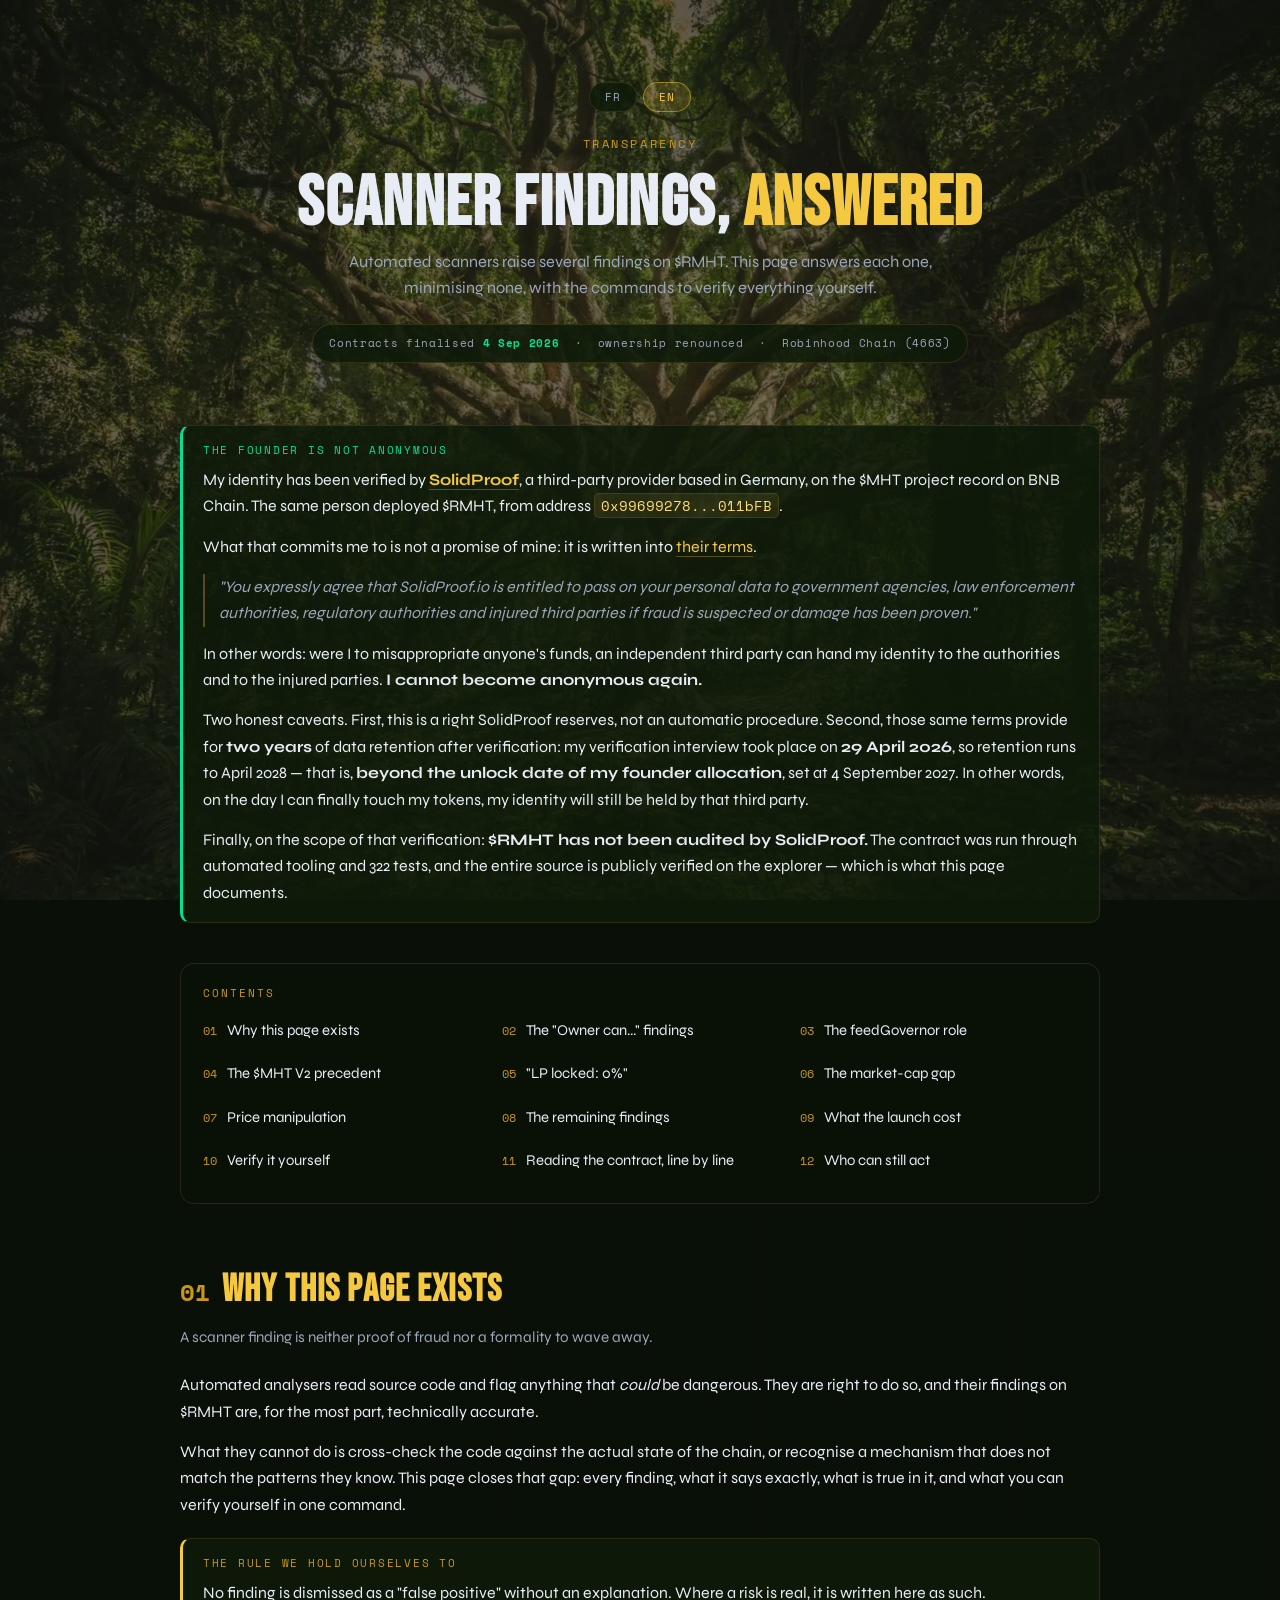
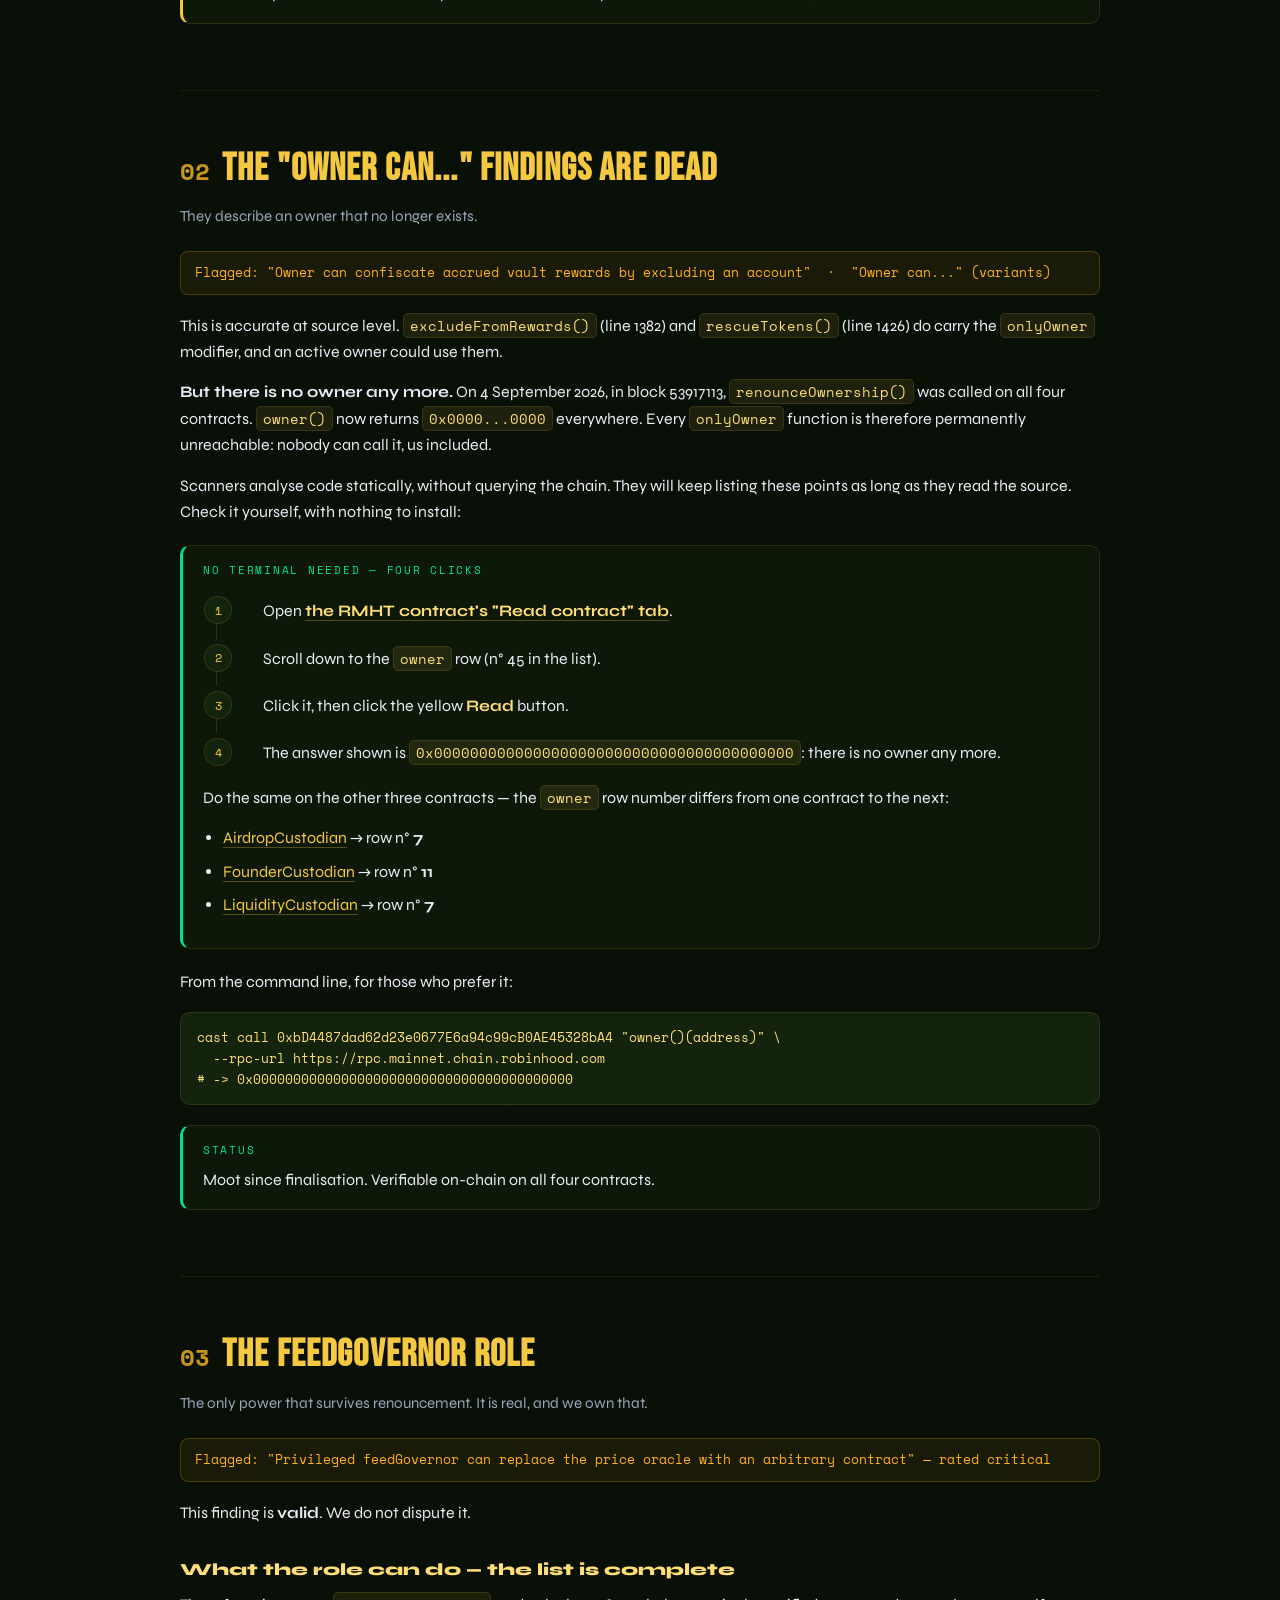
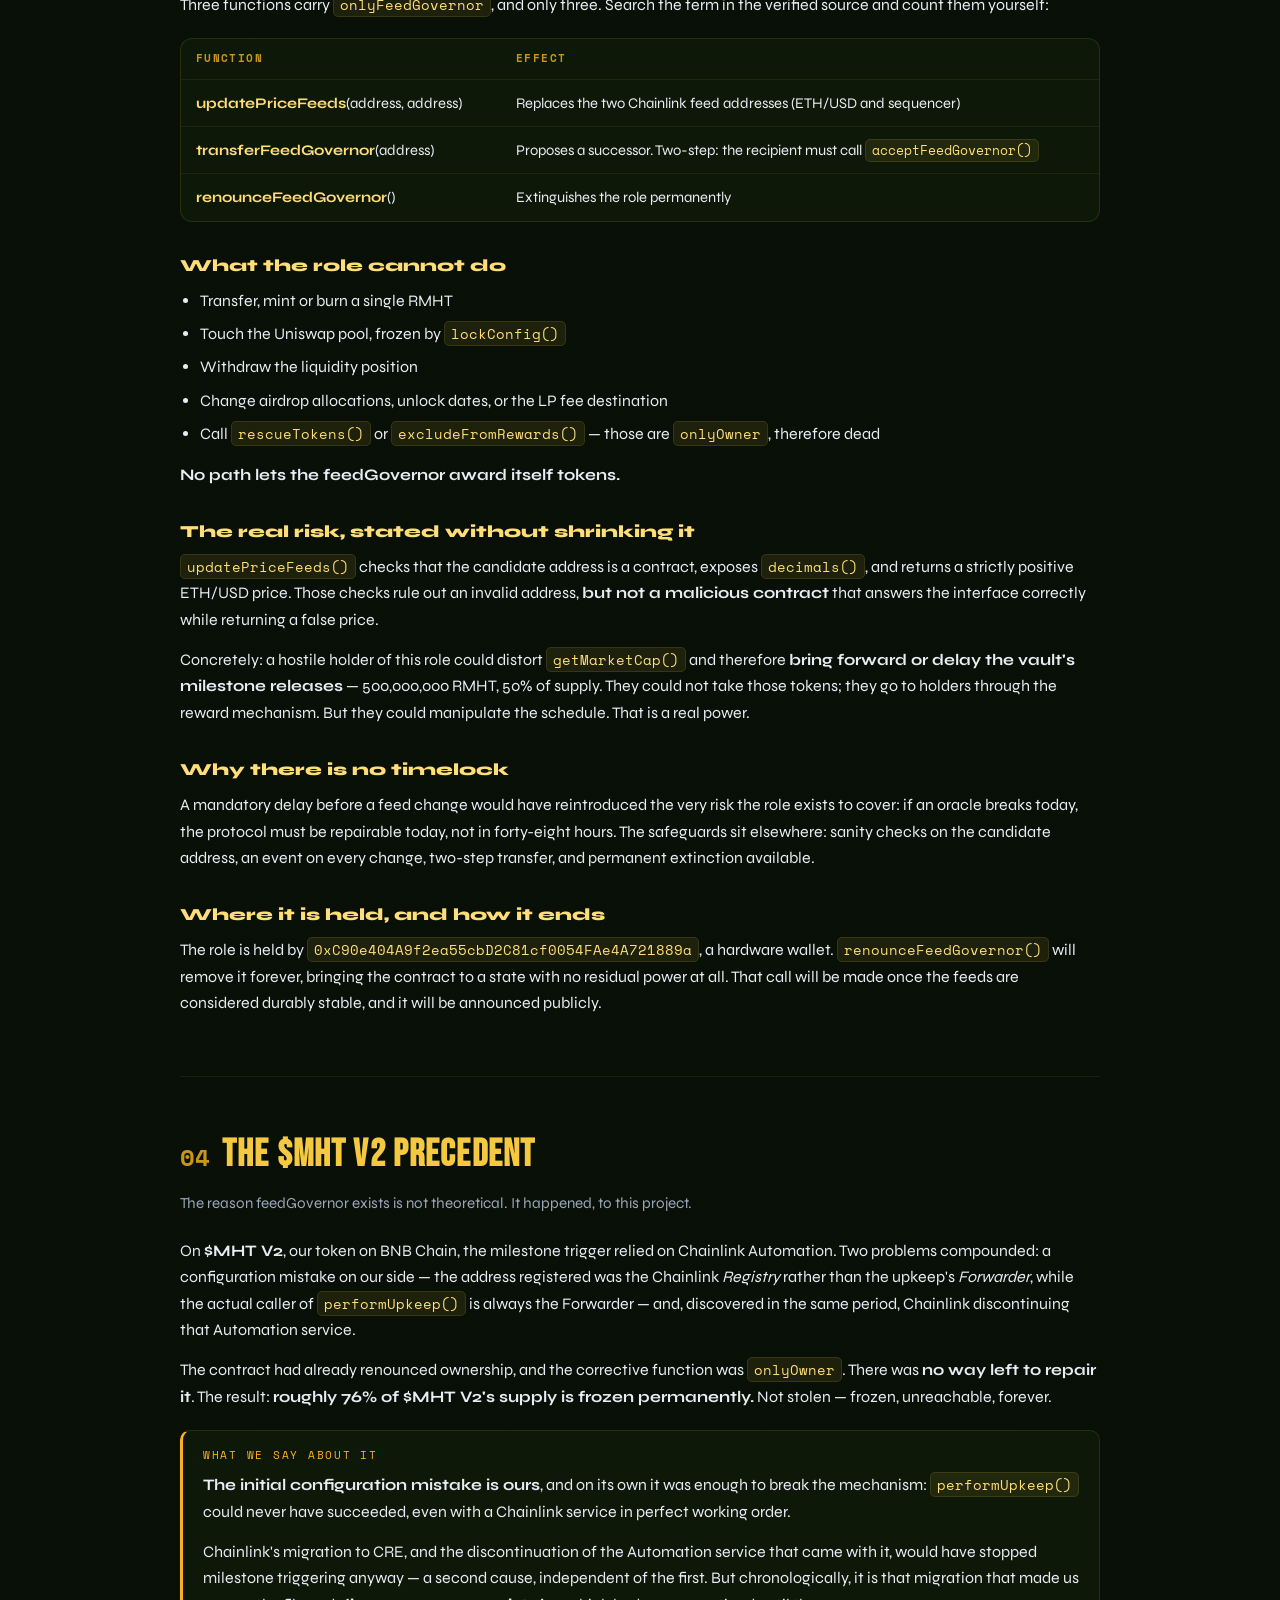
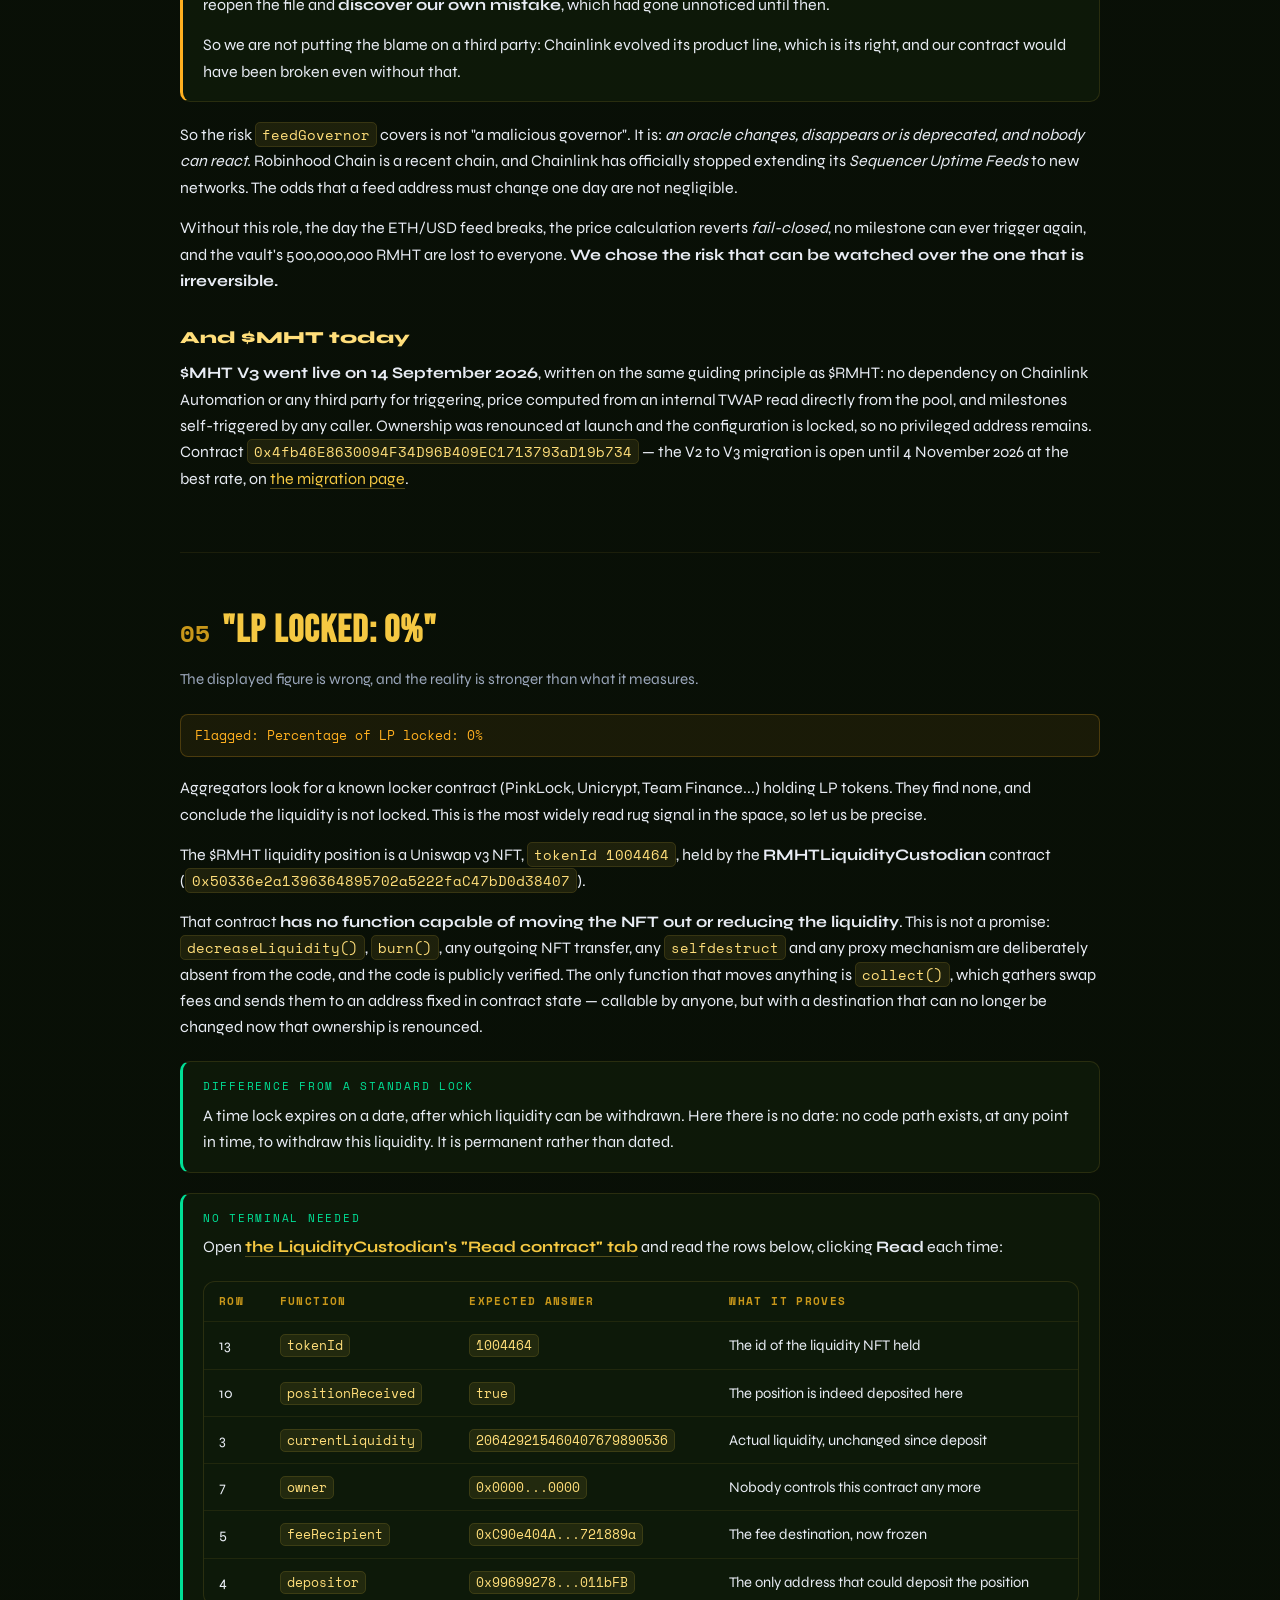
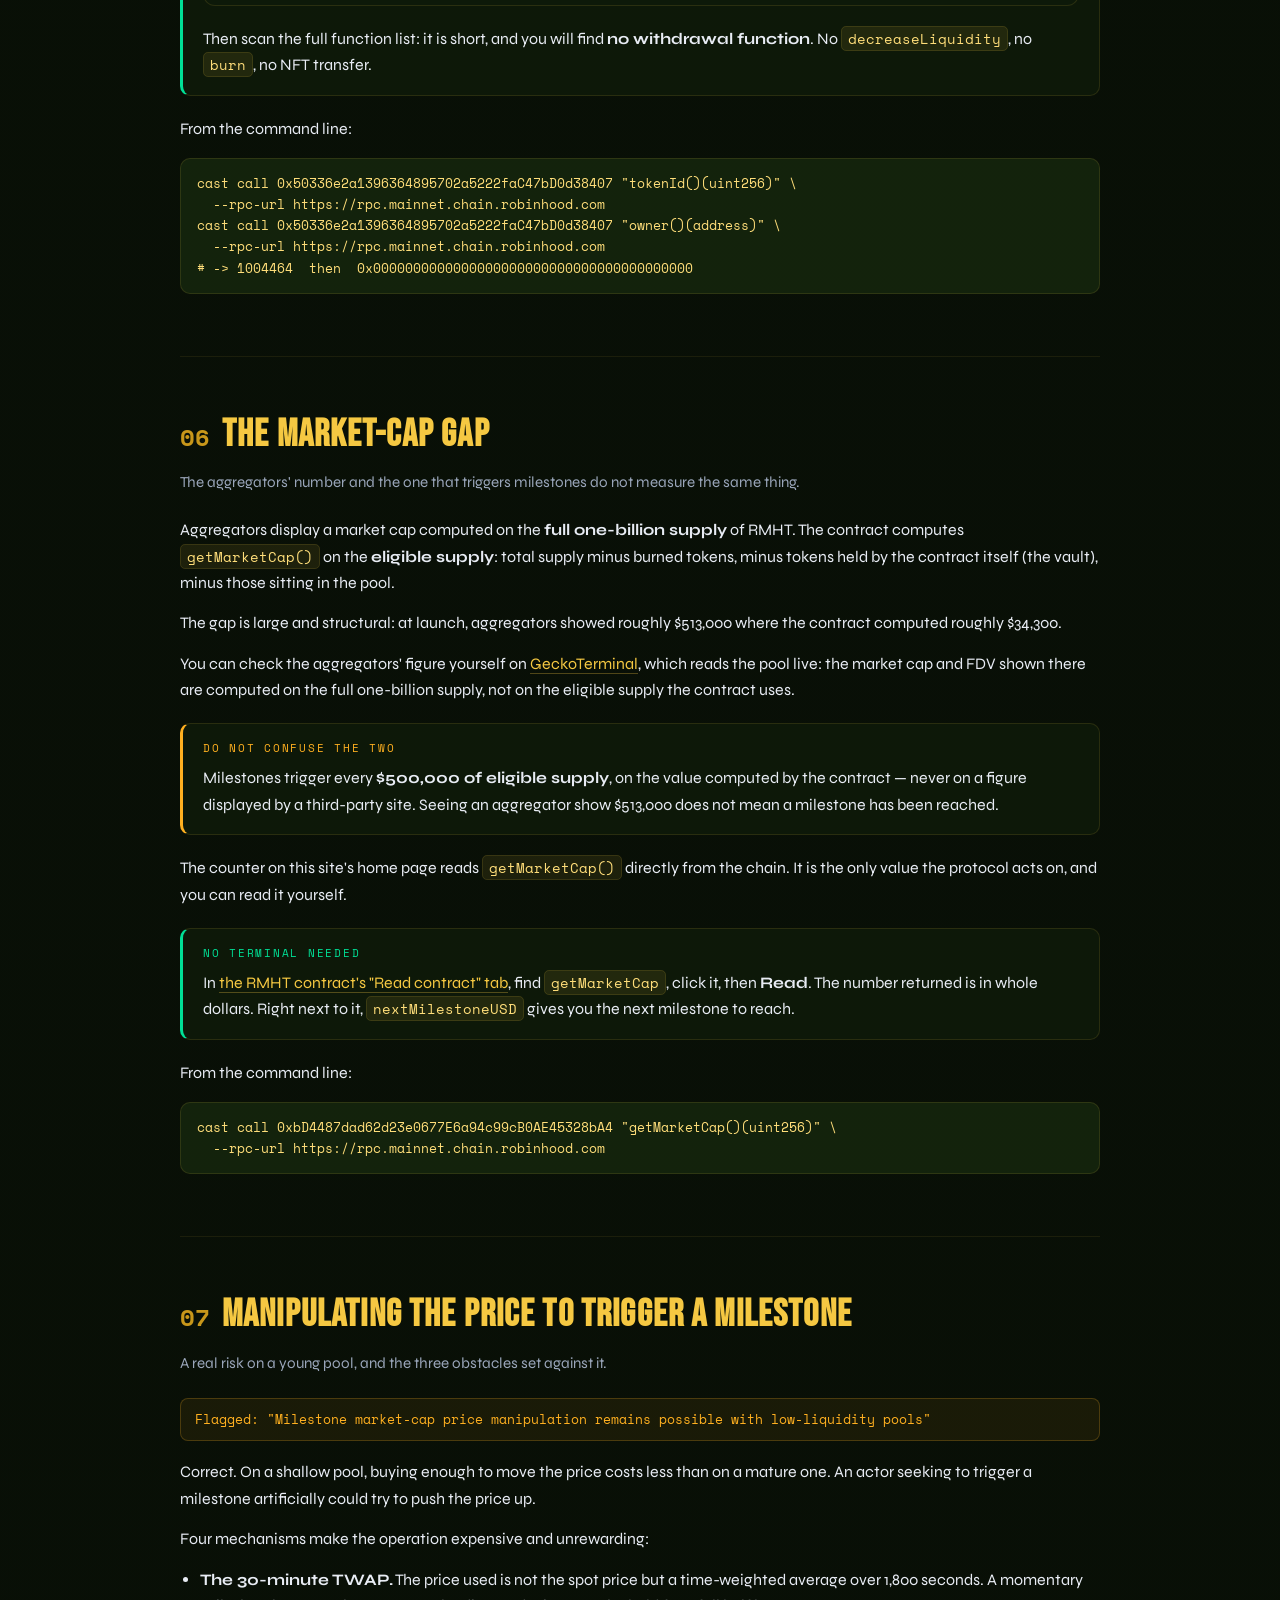
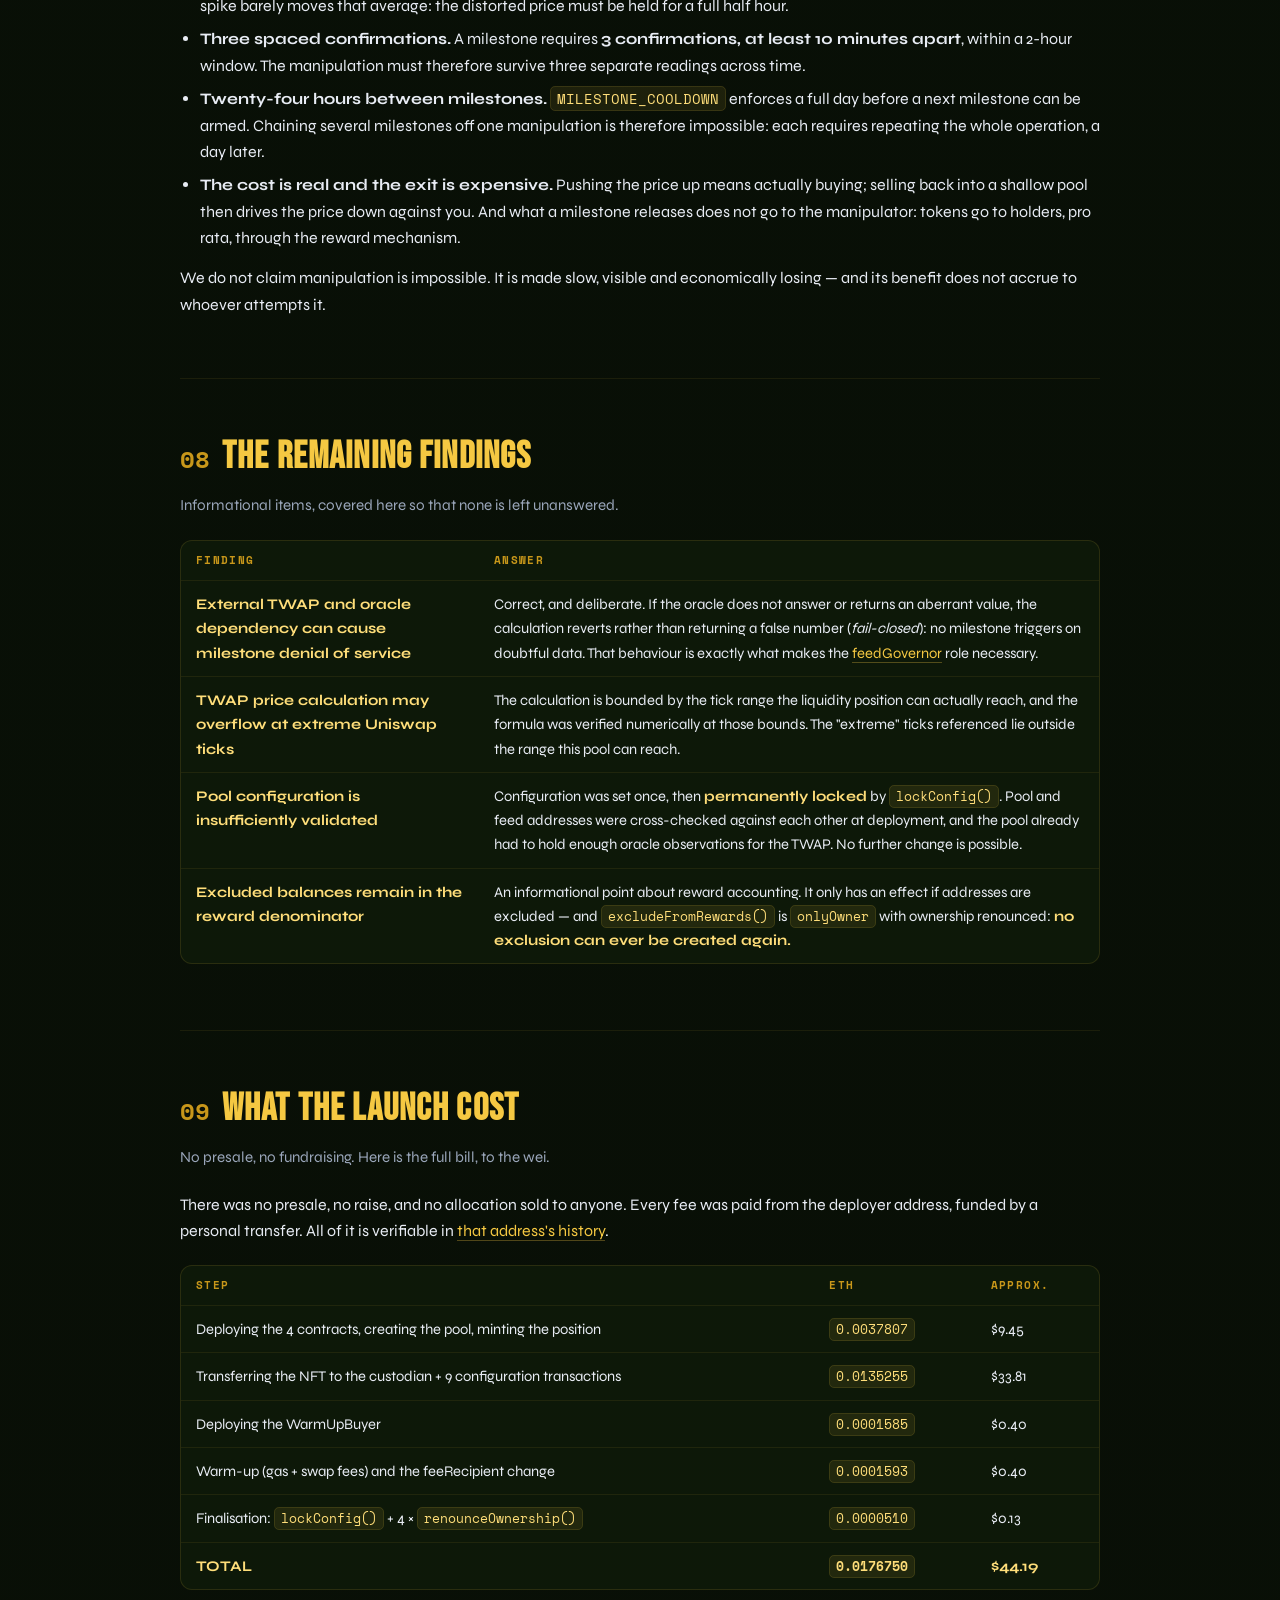
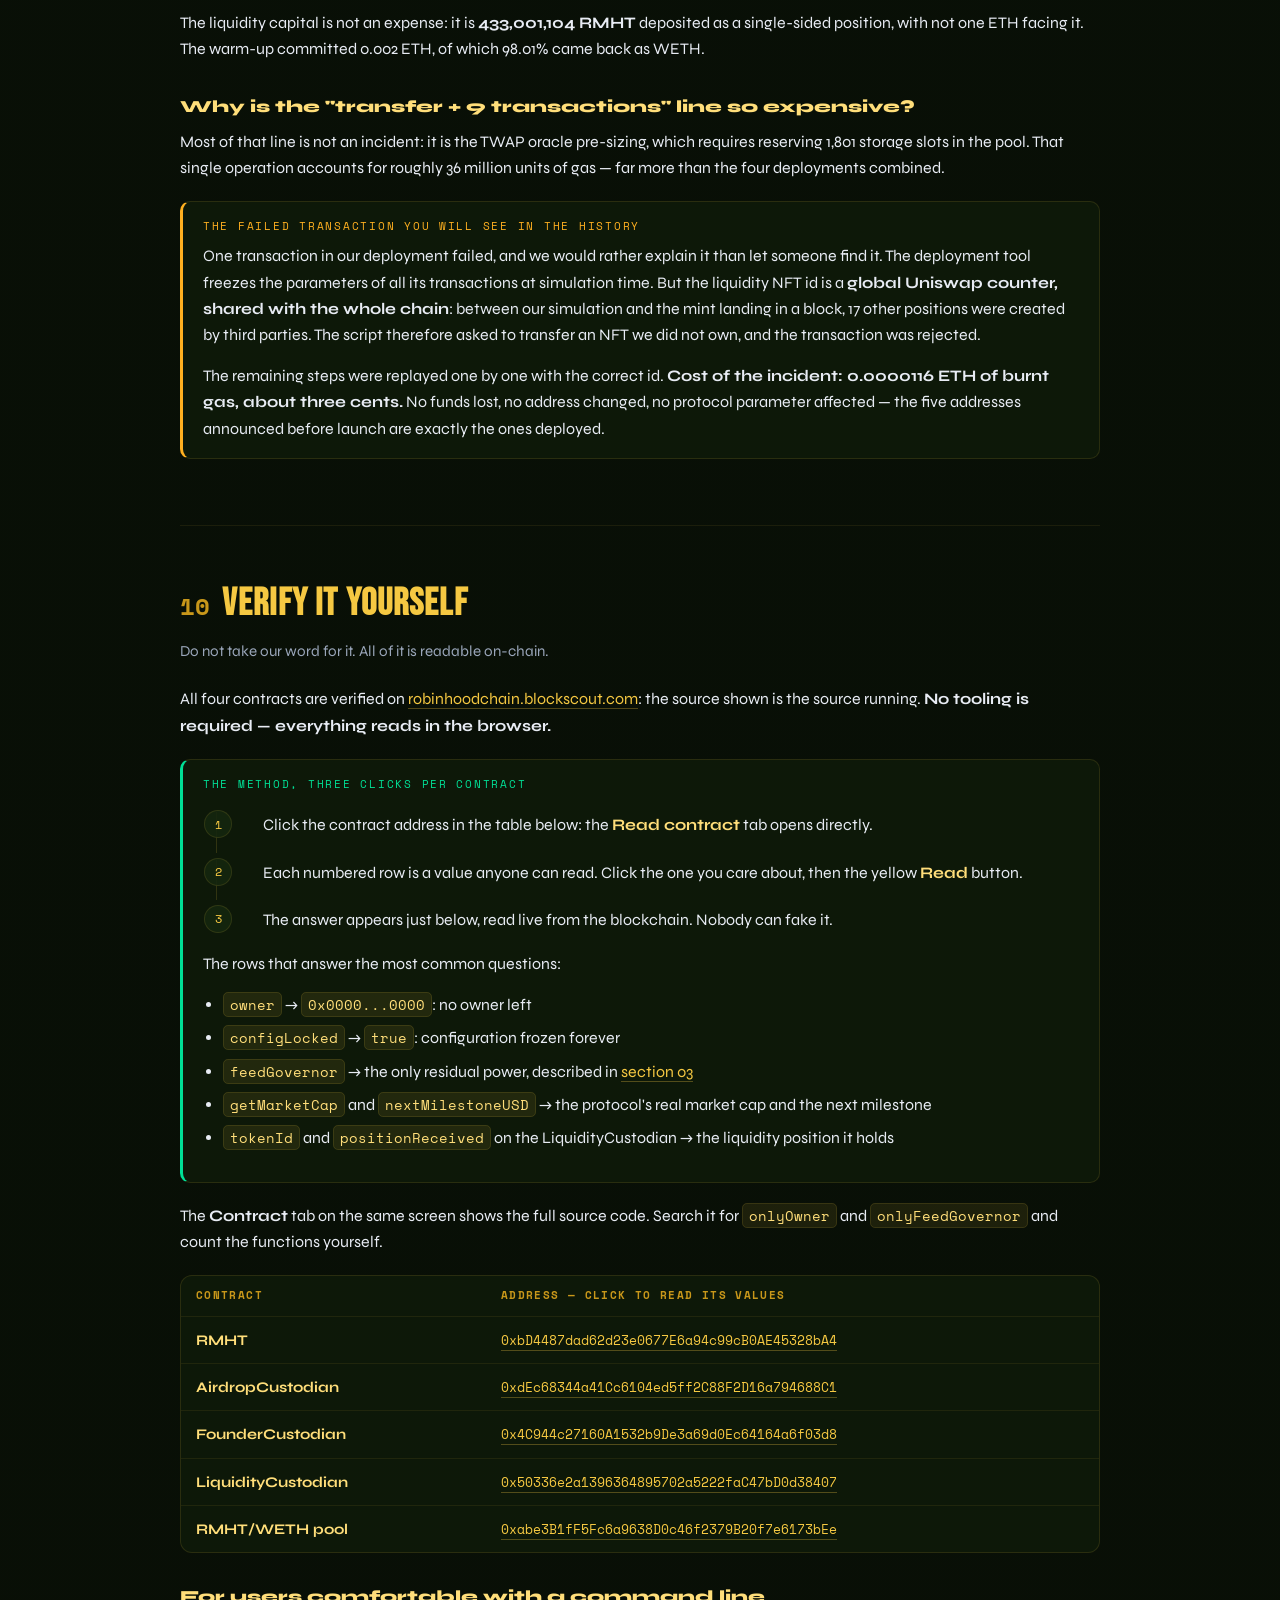
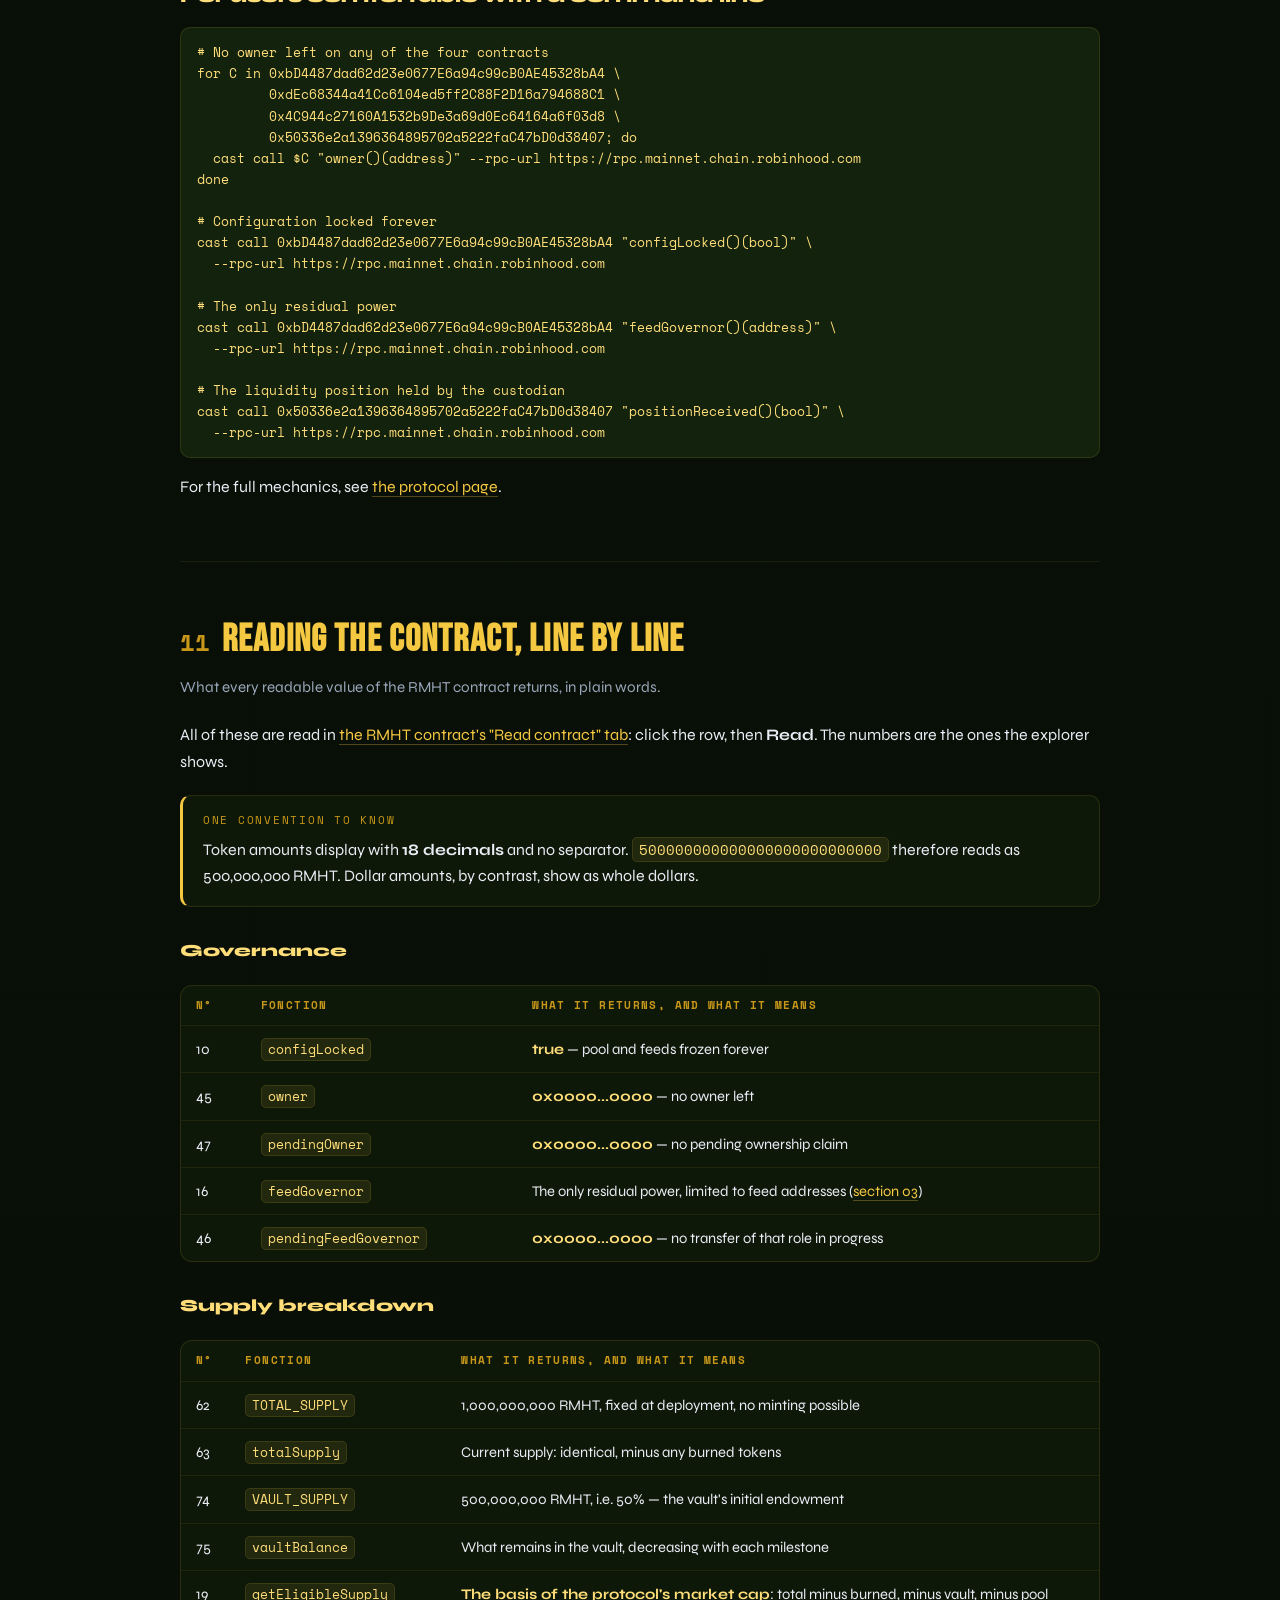
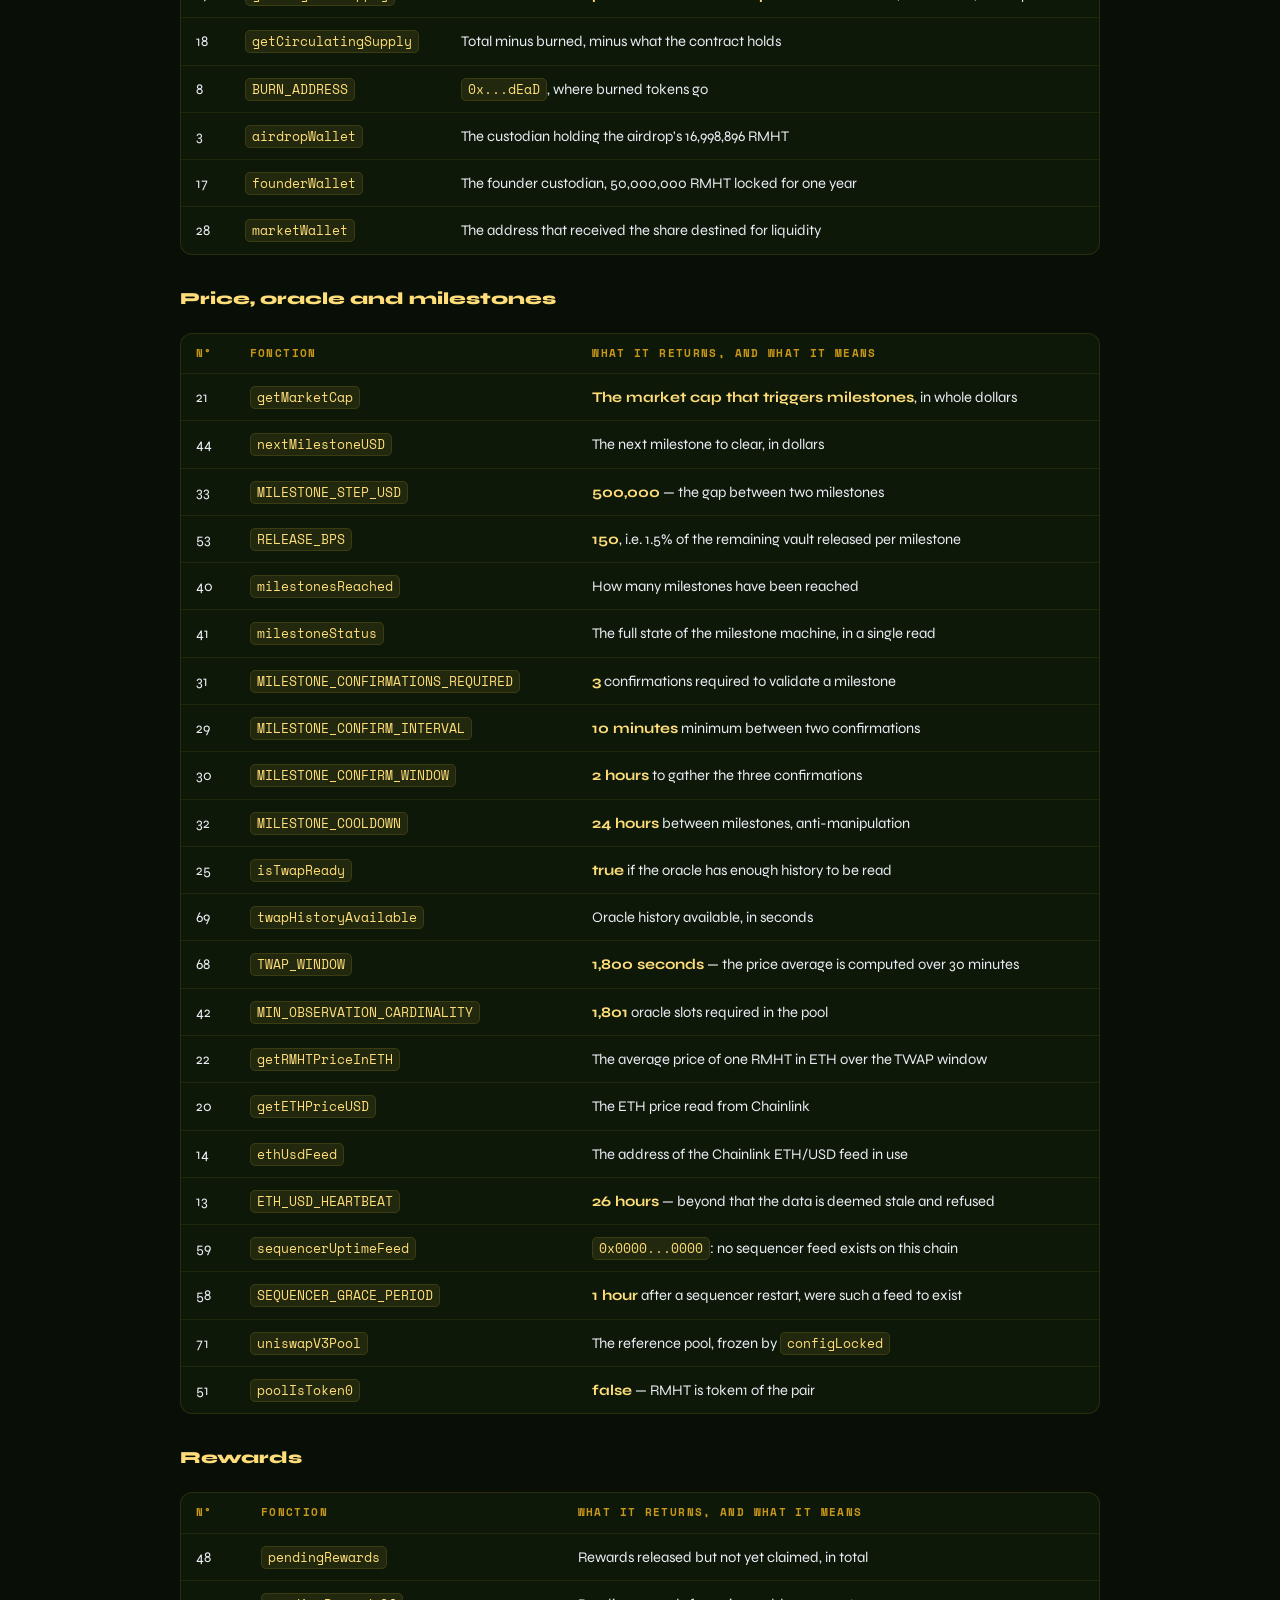
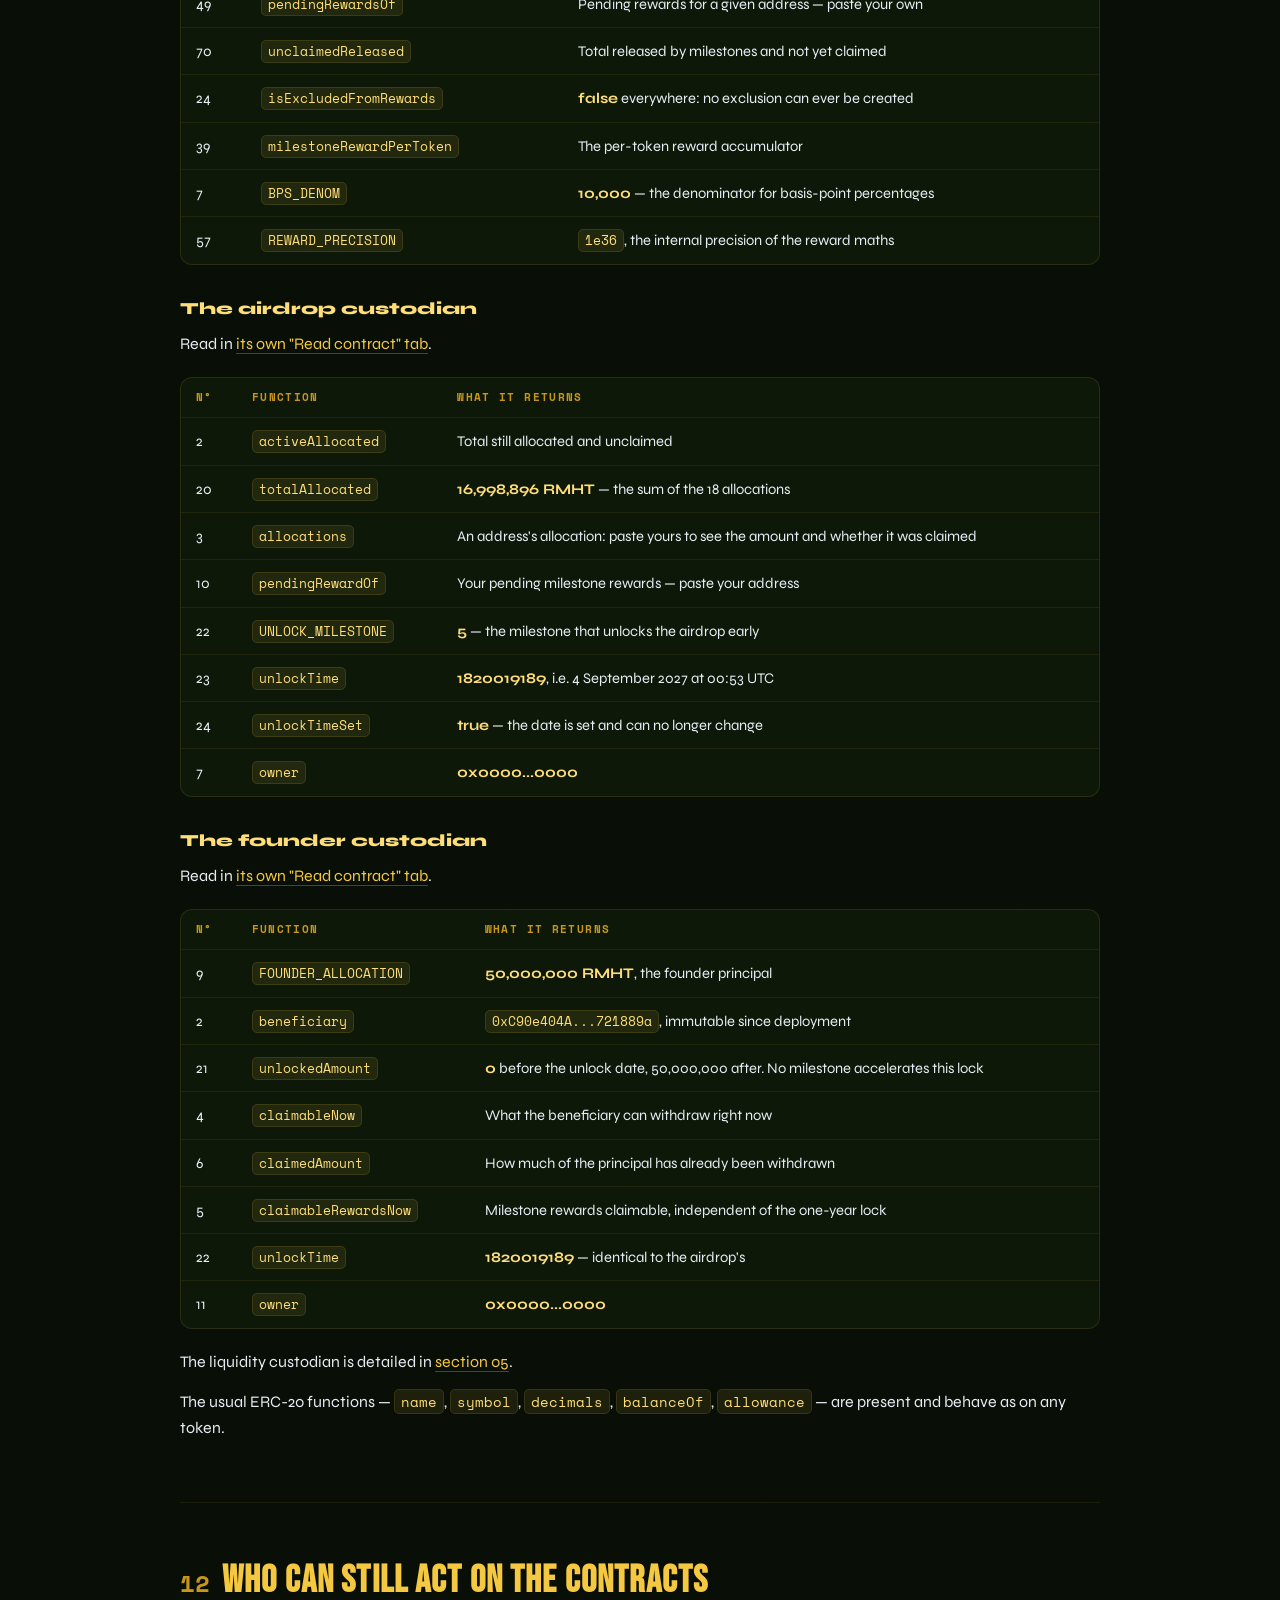
<file: transparency-en.html>
<!DOCTYPE html>
<html lang="en">
<head>
  <!-- Google tag (gtag.js) -->
  <script async src="https://www.googletagmanager.com/gtag/js?id=G-55GLFJLMM8"></script>
  <script>
    window.dataLayer = window.dataLayer || [];
    function gtag(){dataLayer.push(arguments);}
    gtag('js', new Date());
    gtag('config', 'G-55GLFJLMM8');
  </script>

<meta charset="utf-8" />
<meta name="viewport" content="width=device-width, initial-scale=1" />
<title>$RMHT — Scanner findings answered</title>
<meta name="description" content="A point-by-point answer to every automated scanner finding on $RMHT: residual powers, locked LP, market cap, price manipulation. Nothing minimised." />
<link rel="alternate" hreflang="en" href="transparency-en.html" />
<link rel="alternate" hreflang="fr" href="transparency-fr.html" />
<link rel="preconnect" href="https://fonts.googleapis.com" />
<link rel="preconnect" href="https://fonts.gstatic.com" crossorigin />
<link href="https://fonts.googleapis.com/css2?family=Bebas+Neue&family=Syne:wght@400;600;700;800&family=Space+Mono:wght@400;700&display=swap" rel="stylesheet" />
<style>
:root{
  --bg:rgba(10,18,7,.75); --bg2:rgba(14,26,10,.86); --bg3:rgba(21,38,14,.88);
  --border:rgba(245,200,66,.12); --gold:#f5c842; --gold2:#ffde7a; --gold3:#c8971a;
  --orange:#e8501a; --text:#e8ecf4; --muted:#9aa6ba; --success:#00e096;
  --warn:#ffb020;
  --mono:'Space Mono',monospace; --display:'Bebas Neue',sans-serif; --body:'Syne',sans-serif;
}
*{box-sizing:border-box}
html{scroll-behavior:smooth}
body{
  margin:0; color:var(--text); font-family:var(--body); line-height:1.65;
  background:linear-gradient(rgba(8,14,6,.55),rgba(8,14,6,.82)),url('fond-bg-1600.webp') center top/cover no-repeat fixed;
  background-color:#0a1207;
  overflow-x:hidden;
}
.wrap{max-width:960px;margin:0 auto;padding:0 20px}
a{color:var(--gold);text-decoration:none;border-bottom:1px solid rgba(245,200,66,.3)}
a:hover{color:var(--gold2)}
header{padding:64px 0 28px;text-align:center}
.eyebrow{font-family:var(--mono);font-size:.72rem;letter-spacing:.22em;text-transform:uppercase;color:var(--gold3)}
h1{font-family:var(--display);font-size:clamp(2.6rem,7vw,4.4rem);line-height:.95;margin:.25em 0 .15em;letter-spacing:.02em}
h1 .accent{color:var(--gold)}
.lede{max-width:660px;margin:0 auto;color:var(--muted);font-size:1.02rem}
.stamp{display:inline-block;margin-top:22px;padding:9px 16px;border-radius:999px;border:1px solid var(--border);background:var(--bg2);font-family:var(--mono);font-size:.7rem;letter-spacing:.06em;color:var(--muted)}
.stamp b{color:var(--success);font-weight:700}
.lang{display:flex;gap:6px;justify-content:center;margin-top:18px}
.lang a{border:1px solid var(--border);border-radius:999px;padding:5px 15px;background:var(--bg2);font-family:var(--mono);font-size:.7rem;letter-spacing:.1em;color:var(--muted)}
.lang a.on{background:rgba(245,200,66,.13);border-color:rgba(245,200,66,.45);color:var(--gold)}
.lang a:hover{color:var(--gold2)}
nav.toc{margin:40px 0 8px;padding:20px 22px;border:1px solid var(--border);border-radius:14px;background:var(--bg);backdrop-filter:blur(6px)}
nav.toc p{margin:0 0 12px;font-family:var(--mono);font-size:.7rem;letter-spacing:.18em;text-transform:uppercase;color:var(--gold3)}
nav.toc ol{margin:0;padding:0;list-style:none;display:grid;grid-template-columns:repeat(auto-fit,minmax(230px,1fr));gap:6px 22px;counter-reset:t}
nav.toc li{counter-increment:t;font-size:.93rem}
nav.toc li a{border:0;display:block;padding:3px 0;color:var(--text)}
nav.toc li a::before{content:counter(t,decimal-leading-zero);font-family:var(--mono);font-size:.72rem;color:var(--gold3);margin-right:10px}
nav.toc li a:hover{color:var(--gold)}
section{padding:46px 0;border-top:1px solid rgba(245,200,66,.08)}
section:first-of-type{border-top:0}
h2{font-family:var(--display);font-size:clamp(1.7rem,4vw,2.4rem);letter-spacing:.03em;margin:0 0 6px;color:var(--gold)}
h2 .num{font-family:var(--mono);font-size:.62em;color:var(--gold3);margin-right:12px;letter-spacing:0}
h3{font-family:var(--body);font-weight:800;font-size:1.06rem;margin:30px 0 8px;color:var(--gold2)}
p{margin:0 0 14px}
.sub{color:var(--muted);margin:-2px 0 22px;font-size:.95rem}
ul{margin:0 0 14px;padding-left:20px}
li{margin-bottom:7px}
code{font-family:var(--mono);font-size:.87em;background:rgba(245,200,66,.09);border:1px solid var(--border);border-radius:5px;padding:1px 6px;color:var(--gold2);word-break:break-word}
pre{font-family:var(--mono);font-size:.8rem;background:var(--bg3);border:1px solid var(--border);border-radius:10px;padding:14px 16px;overflow-x:auto;color:var(--gold2);margin:16px 0}
.box{border:1px solid var(--border);border-left:3px solid var(--gold);border-radius:10px;background:var(--bg2);padding:16px 20px;margin:20px 0}
.box.warn{border-left-color:var(--warn)}
.box.ok{border-left-color:var(--success)}
.box .t{font-family:var(--mono);font-size:.68rem;letter-spacing:.16em;text-transform:uppercase;color:var(--gold3);margin-bottom:7px}
.box.warn .t{color:var(--warn)}
.box.ok .t{color:var(--success)}
.box p:last-child{margin-bottom:0}
.flag{font-family:var(--mono);font-size:.82rem;color:var(--warn);background:rgba(255,176,32,.07);border:1px solid rgba(255,176,32,.22);border-radius:8px;padding:10px 14px;margin:0 0 18px;display:block}
.tw{overflow-x:auto;margin:20px 0;border:1px solid var(--border);border-radius:12px;background:var(--bg2)}
table{width:100%;border-collapse:collapse;min-width:560px;font-size:.92rem}
th,td{padding:11px 15px;text-align:left;vertical-align:top;border-bottom:1px solid rgba(245,200,66,.08)}
th{font-family:var(--mono);font-size:.66rem;letter-spacing:.13em;text-transform:uppercase;color:var(--gold3);white-space:nowrap}
tr:last-child td{border-bottom:0}
td strong{color:var(--gold2)}
ol.steps{list-style:none;padding:0;counter-reset:s;margin:18px 0}
ol.steps li{counter-increment:s;position:relative;padding:0 0 14px 46px;border-left:1px solid rgba(245,200,66,.16);margin-left:13px}
ol.steps li:last-child{border-left-color:transparent;padding-bottom:0}
ol.steps li::before{content:counter(s);position:absolute;left:-13px;top:-2px;width:26px;height:26px;border-radius:50%;display:grid;place-items:center;background:var(--bg3);border:1px solid var(--border);font-family:var(--mono);font-size:.72rem;color:var(--gold)}
ol.steps b{color:var(--gold2)}
.adr{font-family:var(--mono);font-size:.8rem;word-break:break-all}
footer{padding:44px 0 60px;border-top:1px solid rgba(245,200,66,.08);color:var(--muted);font-size:.85rem}
footer a{color:var(--muted)}
@media(max-width:640px){ header{padding-top:44px} section{padding:34px 0} }
</style>
</head>
<body>
<div class="wrap">

<header>
  <div class="lang"><a href="transparency-fr.html">FR</a><a href="transparency-en.html" class="on">EN</a></div>
  <div class="eyebrow" style="margin-top:22px">Transparency</div>
  <h1>Scanner findings, <span class="accent">answered</span></h1>
  <p class="lede">Automated scanners raise several findings on $RMHT. This page answers each one, minimising none, with the commands to verify everything yourself.</p>
  <div class="stamp">Contracts finalised <b>4 Sep 2026</b> &nbsp;&middot;&nbsp; ownership renounced &nbsp;&middot;&nbsp; Robinhood Chain (4663)</div>
</header>

<div class="box ok" style="margin-top:34px">
  <div class="t">The founder is not anonymous</div>
  <p>My identity has been verified by <a href="https://app.solidproof.io/projects/milestone-hodl-token" target="_blank" rel="noopener"><strong>SolidProof</strong></a>, a third-party provider based in Germany, on the $MHT project record on BNB Chain. The same person deployed $RMHT, from address <code>0x99699278...011bFB</code>.</p>
  <p>What that commits me to is not a promise of mine: it is written into <a href="https://solidproof.io/terms-of-service" target="_blank" rel="noopener">their terms</a>.</p>
  <p style="border-left:2px solid rgba(245,200,66,.3);padding-left:14px;color:var(--muted);font-style:italic">"You expressly agree that SolidProof.io is entitled to pass on your personal data to government agencies, law enforcement authorities, regulatory authorities and injured third parties if fraud is suspected or damage has been proven."</p>
  <p>In other words: were I to misappropriate anyone's funds, an independent third party can hand my identity to the authorities and to the injured parties. <strong>I cannot become anonymous again.</strong></p>
  <p>Two honest caveats. First, this is a right SolidProof reserves, not an automatic procedure. Second, those same terms provide for <strong>two years</strong> of data retention after verification: my verification interview took place on <strong>29 April 2026</strong>, so retention runs to April 2028 — that is, <strong>beyond the unlock date of my founder allocation</strong>, set at 4 September 2027. In other words, on the day I can finally touch my tokens, my identity will still be held by that third party.</p>
  <p>Finally, on the scope of that verification: <strong>$RMHT has not been audited by SolidProof.</strong> The contract was run through automated tooling and 322 tests, and the entire source is publicly verified on the explorer — which is what this page documents.</p>
</div>

<nav class="toc">
  <p>Contents</p>
  <ol>
    <li><a href="#methode">Why this page exists</a></li>
    <li><a href="#owner">The "Owner can..." findings</a></li>
    <li><a href="#governor">The feedGovernor role</a></li>
    <li><a href="#mht">The $MHT V2 precedent</a></li>
    <li><a href="#lp">"LP locked: 0%"</a></li>
    <li><a href="#mcap">The market-cap gap</a></li>
    <li><a href="#manip">Price manipulation</a></li>
    <li><a href="#autres">The remaining findings</a></li>
    <li><a href="#couts">What the launch cost</a></li>
    <li><a href="#verifier">Verify it yourself</a></li>
    <li><a href="#lexique">Reading the contract, line by line</a></li>
    <li><a href="#ecriture">Who can still act</a></li>
  </ol>
</nav>

<section id="methode">
  <h2><span class="num">01</span>Why this page exists</h2>
  <p class="sub">A scanner finding is neither proof of fraud nor a formality to wave away.</p>
  <p>Automated analysers read source code and flag anything that <em>could</em> be dangerous. They are right to do so, and their findings on $RMHT are, for the most part, technically accurate.</p>
  <p>What they cannot do is cross-check the code against the actual state of the chain, or recognise a mechanism that does not match the patterns they know. This page closes that gap: every finding, what it says exactly, what is true in it, and what you can verify yourself in one command.</p>
  <div class="box">
    <div class="t">The rule we hold ourselves to</div>
    <p>No finding is dismissed as a "false positive" without an explanation. Where a risk is real, it is written here as such.</p>
  </div>
</section>

<section id="owner">
  <h2><span class="num">02</span>The "Owner can..." findings are dead</h2>
  <p class="sub">They describe an owner that no longer exists.</p>
  <span class="flag">Flagged: "Owner can confiscate accrued vault rewards by excluding an account" &nbsp;&middot;&nbsp; "Owner can..." (variants)</span>
  <p>This is accurate at source level. <code>excludeFromRewards()</code> (line 1382) and <code>rescueTokens()</code> (line 1426) do carry the <code>onlyOwner</code> modifier, and an active owner could use them.</p>
  <p><strong>But there is no owner any more.</strong> On 4 September 2026, in block 53917113, <code>renounceOwnership()</code> was called on all four contracts. <code>owner()</code> now returns <code>0x0000...0000</code> everywhere. Every <code>onlyOwner</code> function is therefore permanently unreachable: nobody can call it, us included.</p>
  <p>Scanners analyse code statically, without querying the chain. They will keep listing these points as long as they read the source. Check it yourself, with nothing to install:</p>
  <div class="box ok">
    <div class="t">No terminal needed — four clicks</div>
    <ol class="steps">
      <li>Open <a href="https://robinhoodchain.blockscout.com/address/0xbD4487dad62d23e0677E6a94c99cB0AE45328bA4?tab=read_contract" target="_blank" rel="noopener"><b>the RMHT contract's "Read contract" tab</b></a>.</li>
      <li>Scroll down to the <code>owner</code> row (n&deg; 45 in the list).</li>
      <li>Click it, then click the yellow <b>Read</b> button.</li>
      <li>The answer shown is <code>0x0000000000000000000000000000000000000000</code>: there is no owner any more.</li>
    </ol>
    <p>Do the same on the other three contracts — the <code>owner</code> row number differs from one contract to the next:</p>
    <ul>
      <li><a href="https://robinhoodchain.blockscout.com/address/0xdEc68344a41Cc6104ed5ff2C88F2D16a794688C1?tab=read_contract" target="_blank" rel="noopener">AirdropCustodian</a> &rarr; row n&deg; <b>7</b></li>
      <li><a href="https://robinhoodchain.blockscout.com/address/0x4C944c27160A1532b9De3a69d0Ec64164a6f03d8?tab=read_contract" target="_blank" rel="noopener">FounderCustodian</a> &rarr; row n&deg; <b>11</b></li>
      <li><a href="https://robinhoodchain.blockscout.com/address/0x50336e2a1396364895702a5222faC47bD0d38407?tab=read_contract" target="_blank" rel="noopener">LiquidityCustodian</a> &rarr; row n&deg; <b>7</b></li>
    </ul>
  </div>
  <p>From the command line, for those who prefer it:</p>
  <pre>cast call 0xbD4487dad62d23e0677E6a94c99cB0AE45328bA4 "owner()(address)" \
  --rpc-url https://rpc.mainnet.chain.robinhood.com
# -> 0x0000000000000000000000000000000000000000</pre>
  <div class="box ok">
    <div class="t">Status</div>
    <p>Moot since finalisation. Verifiable on-chain on all four contracts.</p>
  </div>
</section>

<section id="governor">
  <h2><span class="num">03</span>The feedGovernor role</h2>
  <p class="sub">The only power that survives renouncement. It is real, and we own that.</p>
  <span class="flag">Flagged: "Privileged feedGovernor can replace the price oracle with an arbitrary contract" — rated critical</span>
  <p>This finding is <strong>valid</strong>. We do not dispute it.</p>

  <h3>What the role can do — the list is complete</h3>
  <p>Three functions carry <code>onlyFeedGovernor</code>, and only three. Search the term in the verified source and count them yourself:</p>
  <div class="tw"><table>
    <tr><th>Function</th><th>Effect</th></tr>
    <tr><td><strong>updatePriceFeeds</strong>(address, address)</td><td>Replaces the two Chainlink feed addresses (ETH/USD and sequencer)</td></tr>
    <tr><td><strong>transferFeedGovernor</strong>(address)</td><td>Proposes a successor. Two-step: the recipient must call <code>acceptFeedGovernor()</code></td></tr>
    <tr><td><strong>renounceFeedGovernor</strong>()</td><td>Extinguishes the role permanently</td></tr>
  </table></div>

  <h3>What the role cannot do</h3>
  <ul>
    <li>Transfer, mint or burn a single RMHT</li>
    <li>Touch the Uniswap pool, frozen by <code>lockConfig()</code></li>
    <li>Withdraw the liquidity position</li>
    <li>Change airdrop allocations, unlock dates, or the LP fee destination</li>
    <li>Call <code>rescueTokens()</code> or <code>excludeFromRewards()</code> — those are <code>onlyOwner</code>, therefore dead</li>
  </ul>
  <p><strong>No path lets the feedGovernor award itself tokens.</strong></p>

  <h3>The real risk, stated without shrinking it</h3>
  <p><code>updatePriceFeeds()</code> checks that the candidate address is a contract, exposes <code>decimals()</code>, and returns a strictly positive ETH/USD price. Those checks rule out an invalid address, <strong>but not a malicious contract</strong> that answers the interface correctly while returning a false price.</p>
  <p>Concretely: a hostile holder of this role could distort <code>getMarketCap()</code> and therefore <strong>bring forward or delay the vault's milestone releases</strong> — 500,000,000 RMHT, 50% of supply. They could not take those tokens; they go to holders through the reward mechanism. But they could manipulate the schedule. That is a real power.</p>

  <h3>Why there is no timelock</h3>
  <p>A mandatory delay before a feed change would have reintroduced the very risk the role exists to cover: if an oracle breaks today, the protocol must be repairable today, not in forty-eight hours. The safeguards sit elsewhere: sanity checks on the candidate address, an event on every change, two-step transfer, and permanent extinction available.</p>

  <h3>Where it is held, and how it ends</h3>
  <p>The role is held by <code>0xC90e404A9f2ea55cbD2C81cf0054FAe4A721889a</code>, a hardware wallet. <code>renounceFeedGovernor()</code> will remove it forever, bringing the contract to a state with no residual power at all. That call will be made once the feeds are considered durably stable, and it will be announced publicly.</p>
</section>

<section id="mht">
  <h2><span class="num">04</span>The $MHT V2 precedent</h2>
  <p class="sub">The reason feedGovernor exists is not theoretical. It happened, to this project.</p>
  <p>On <strong>$MHT V2</strong>, our token on BNB Chain, the milestone trigger relied on Chainlink Automation. Two problems compounded: a configuration mistake on our side — the address registered was the Chainlink <em>Registry</em> rather than the upkeep's <em>Forwarder</em>, while the actual caller of <code>performUpkeep()</code> is always the Forwarder — and, discovered in the same period, Chainlink discontinuing that Automation service.</p>
  <p>The contract had already renounced ownership, and the corrective function was <code>onlyOwner</code>. There was <strong>no way left to repair it</strong>. The result: <strong>roughly 76% of $MHT V2's supply is frozen permanently.</strong> Not stolen — frozen, unreachable, forever.</p>
  <div class="box warn">
    <div class="t">What we say about it</div>
    <p><strong>The initial configuration mistake is ours</strong>, and on its own it was enough to break the mechanism: <code>performUpkeep()</code> could never have succeeded, even with a Chainlink service in perfect working order.</p>
    <p>Chainlink's migration to CRE, and the discontinuation of the Automation service that came with it, would have stopped milestone triggering anyway — a second cause, independent of the first. But chronologically, it is that migration that made us reopen the file and <strong>discover our own mistake</strong>, which had gone unnoticed until then.</p>
    <p>So we are not putting the blame on a third party: Chainlink evolved its product line, which is its right, and our contract would have been broken even without that.</p>
  </div>
  <p>So the risk <code>feedGovernor</code> covers is not "a malicious governor". It is: <em>an oracle changes, disappears or is deprecated, and nobody can react.</em> Robinhood Chain is a recent chain, and Chainlink has officially stopped extending its <em>Sequencer Uptime Feeds</em> to new networks. The odds that a feed address must change one day are not negligible.</p>
  <p>Without this role, the day the ETH/USD feed breaks, the price calculation reverts <em>fail-closed</em>, no milestone can ever trigger again, and the vault's 500,000,000 RMHT are lost to everyone. <strong>We chose the risk that can be watched over the one that is irreversible.</strong></p>

  <h3>And $MHT today</h3>
  <p><strong>$MHT V3 went live on 14 September 2026</strong>, written on the same guiding principle as $RMHT: no dependency on Chainlink Automation or any third party for triggering, price computed from an internal TWAP read directly from the pool, and milestones self-triggered by any caller. Ownership was renounced at launch and the configuration is locked, so no privileged address remains. Contract <code>0x4fb46E8630094F34D96B409EC1713793aD19b734</code> &mdash; the V2 to V3 migration is open until 4 November 2026 at the best rate, on <a href="https://milestonehodl.apexpad.io/pages/migration-en.html">the migration page</a>.</p>
</section>

<section id="lp">
  <h2><span class="num">05</span>"LP locked: 0%"</h2>
  <p class="sub">The displayed figure is wrong, and the reality is stronger than what it measures.</p>
  <span class="flag">Flagged: Percentage of LP locked: 0%</span>
  <p>Aggregators look for a known locker contract (PinkLock, Unicrypt, Team Finance...) holding LP tokens. They find none, and conclude the liquidity is not locked. This is the most widely read rug signal in the space, so let us be precise.</p>
  <p>The $RMHT liquidity position is a Uniswap v3 NFT, <code>tokenId 1004464</code>, held by the <strong>RMHTLiquidityCustodian</strong> contract (<code>0x50336e2a1396364895702a5222faC47bD0d38407</code>).</p>
  <p>That contract <strong>has no function capable of moving the NFT out or reducing the liquidity</strong>. This is not a promise: <code>decreaseLiquidity()</code>, <code>burn()</code>, any outgoing NFT transfer, any <code>selfdestruct</code> and any proxy mechanism are deliberately absent from the code, and the code is publicly verified. The only function that moves anything is <code>collect()</code>, which gathers swap fees and sends them to an address fixed in contract state — callable by anyone, but with a destination that can no longer be changed now that ownership is renounced.</p>
  <div class="box ok">
    <div class="t">Difference from a standard lock</div>
    <p>A time lock expires on a date, after which liquidity can be withdrawn. Here there is no date: no code path exists, at any point in time, to withdraw this liquidity. It is permanent rather than dated.</p>
  </div>
  <div class="box ok">
    <div class="t">No terminal needed</div>
    <p>Open <a href="https://robinhoodchain.blockscout.com/address/0x50336e2a1396364895702a5222faC47bD0d38407?tab=read_contract" target="_blank" rel="noopener"><b>the LiquidityCustodian's "Read contract" tab</b></a> and read the rows below, clicking <b>Read</b> each time:</p>
    <div class="tw"><table>
      <tr><th>Row</th><th>Function</th><th>Expected answer</th><th>What it proves</th></tr>
      <tr><td>13</td><td><code>tokenId</code></td><td><code>1004464</code></td><td>The id of the liquidity NFT held</td></tr>
      <tr><td>10</td><td><code>positionReceived</code></td><td><code>true</code></td><td>The position is indeed deposited here</td></tr>
      <tr><td>3</td><td><code>currentLiquidity</code></td><td><code>206429215460407679890536</code></td><td>Actual liquidity, unchanged since deposit</td></tr>
      <tr><td>7</td><td><code>owner</code></td><td><code>0x0000...0000</code></td><td>Nobody controls this contract any more</td></tr>
      <tr><td>5</td><td><code>feeRecipient</code></td><td><code>0xC90e404A...721889a</code></td><td>The fee destination, now frozen</td></tr>
      <tr><td>4</td><td><code>depositor</code></td><td><code>0x99699278...011bFB</code></td><td>The only address that could deposit the position</td></tr>
    </table></div>
    <p>Then scan the full function list: it is short, and you will find <strong>no withdrawal function</strong>. No <code>decreaseLiquidity</code>, no <code>burn</code>, no NFT transfer.</p>
  </div>
  <p>From the command line:</p>
  <pre>cast call 0x50336e2a1396364895702a5222faC47bD0d38407 "tokenId()(uint256)" \
  --rpc-url https://rpc.mainnet.chain.robinhood.com
cast call 0x50336e2a1396364895702a5222faC47bD0d38407 "owner()(address)" \
  --rpc-url https://rpc.mainnet.chain.robinhood.com
# -> 1004464  then  0x0000000000000000000000000000000000000000</pre>
</section>

<section id="mcap">
  <h2><span class="num">06</span>The market-cap gap</h2>
  <p class="sub">The aggregators' number and the one that triggers milestones do not measure the same thing.</p>
  <p>Aggregators display a market cap computed on the <strong>full one-billion supply</strong> of RMHT. The contract computes <code>getMarketCap()</code> on the <strong>eligible supply</strong>: total supply minus burned tokens, minus tokens held by the contract itself (the vault), minus those sitting in the pool.</p>
  <p>The gap is large and structural: at launch, aggregators showed roughly $513,000 where the contract computed roughly $34,300.</p>
  <p>You can check the aggregators' figure yourself on <a href="https://www.geckoterminal.com/robinhood/pools/0xabe3b1ff5fc6a9638d0c46f2379b20f7e6173bee" target="_blank" rel="noopener">GeckoTerminal</a>, which reads the pool live: the market cap and FDV shown there are computed on the full one-billion supply, not on the eligible supply the contract uses.</p>
  <div class="box warn">
    <div class="t">Do not confuse the two</div>
    <p>Milestones trigger every <strong>$500,000 of eligible supply</strong>, on the value computed by the contract — never on a figure displayed by a third-party site. Seeing an aggregator show $513,000 does not mean a milestone has been reached.</p>
  </div>
  <p>The counter on this site's home page reads <code>getMarketCap()</code> directly from the chain. It is the only value the protocol acts on, and you can read it yourself.</p>
  <div class="box ok">
    <div class="t">No terminal needed</div>
    <p>In <a href="https://robinhoodchain.blockscout.com/address/0xbD4487dad62d23e0677E6a94c99cB0AE45328bA4?tab=read_contract" target="_blank" rel="noopener">the RMHT contract's "Read contract" tab</a>, find <code>getMarketCap</code>, click it, then <b>Read</b>. The number returned is in whole dollars. Right next to it, <code>nextMilestoneUSD</code> gives you the next milestone to reach.</p>
  </div>
  <p>From the command line:</p>
  <pre>cast call 0xbD4487dad62d23e0677E6a94c99cB0AE45328bA4 "getMarketCap()(uint256)" \
  --rpc-url https://rpc.mainnet.chain.robinhood.com</pre>
</section>

<section id="manip">
  <h2><span class="num">07</span>Manipulating the price to trigger a milestone</h2>
  <p class="sub">A real risk on a young pool, and the three obstacles set against it.</p>
  <span class="flag">Flagged: "Milestone market-cap price manipulation remains possible with low-liquidity pools"</span>
  <p>Correct. On a shallow pool, buying enough to move the price costs less than on a mature one. An actor seeking to trigger a milestone artificially could try to push the price up.</p>
  <p>Four mechanisms make the operation expensive and unrewarding:</p>
  <ul>
    <li><strong>The 30-minute TWAP.</strong> The price used is not the spot price but a time-weighted average over 1,800 seconds. A momentary spike barely moves that average: the distorted price must be held for a full half hour.</li>
    <li><strong>Three spaced confirmations.</strong> A milestone requires <strong>3 confirmations, at least 10 minutes apart</strong>, within a 2-hour window. The manipulation must therefore survive three separate readings across time.</li>
    <li><strong>Twenty-four hours between milestones.</strong> <code>MILESTONE_COOLDOWN</code> enforces a full day before a next milestone can be armed. Chaining several milestones off one manipulation is therefore impossible: each requires repeating the whole operation, a day later.</li>
    <li><strong>The cost is real and the exit is expensive.</strong> Pushing the price up means actually buying; selling back into a shallow pool then drives the price down against you. And what a milestone releases does not go to the manipulator: tokens go to holders, pro rata, through the reward mechanism.</li>
  </ul>
  <p>We do not claim manipulation is impossible. It is made slow, visible and economically losing — and its benefit does not accrue to whoever attempts it.</p>
</section>

<section id="autres">
  <h2><span class="num">08</span>The remaining findings</h2>
  <p class="sub">Informational items, covered here so that none is left unanswered.</p>
  <div class="tw"><table>
    <tr><th>Finding</th><th>Answer</th></tr>
    <tr>
      <td><strong>External TWAP and oracle dependency can cause milestone denial of service</strong></td>
      <td>Correct, and deliberate. If the oracle does not answer or returns an aberrant value, the calculation reverts rather than returning a false number (<em>fail-closed</em>): no milestone triggers on doubtful data. That behaviour is exactly what makes the <a href="#governor">feedGovernor</a> role necessary.</td>
    </tr>
    <tr>
      <td><strong>TWAP price calculation may overflow at extreme Uniswap ticks</strong></td>
      <td>The calculation is bounded by the tick range the liquidity position can actually reach, and the formula was verified numerically at those bounds. The "extreme" ticks referenced lie outside the range this pool can reach.</td>
    </tr>
    <tr>
      <td><strong>Pool configuration is insufficiently validated</strong></td>
      <td>Configuration was set once, then <strong>permanently locked</strong> by <code>lockConfig()</code>. Pool and feed addresses were cross-checked against each other at deployment, and the pool already had to hold enough oracle observations for the TWAP. No further change is possible.</td>
    </tr>
    <tr>
      <td><strong>Excluded balances remain in the reward denominator</strong></td>
      <td>An informational point about reward accounting. It only has an effect if addresses are excluded — and <code>excludeFromRewards()</code> is <code>onlyOwner</code> with ownership renounced: <strong>no exclusion can ever be created again.</strong></td>
    </tr>
  </table></div>
</section>

<section id="couts">
  <h2><span class="num">09</span>What the launch cost</h2>
  <p class="sub">No presale, no fundraising. Here is the full bill, to the wei.</p>
  <p>There was no presale, no raise, and no allocation sold to anyone. Every fee was paid from the deployer address, funded by a personal transfer. All of it is verifiable in <a href="https://robinhoodchain.blockscout.com/address/0x9969927832109E604A33749cA78C605Dea011bFB" target="_blank" rel="noopener">that address's history</a>.</p>
  <div class="tw"><table>
    <tr><th>Step</th><th>ETH</th><th>Approx.</th></tr>
      <tr><td>Deploying the 4 contracts, creating the pool, minting the position</td><td><code>0.0037807</code></td><td>$9.45</td></tr>
      <tr><td>Transferring the NFT to the custodian + 9 configuration transactions</td><td><code>0.0135255</code></td><td>$33.81</td></tr>
      <tr><td>Deploying the WarmUpBuyer</td><td><code>0.0001585</code></td><td>$0.40</td></tr>
      <tr><td>Warm-up (gas + swap fees) and the feeRecipient change</td><td><code>0.0001593</code></td><td>$0.40</td></tr>
      <tr><td>Finalisation: <code>lockConfig()</code> + 4 &times; <code>renounceOwnership()</code></td><td><code>0.0000510</code></td><td>$0.13</td></tr>
      <tr><td><strong>TOTAL</strong></td><td><strong><code>0.0176750</code></strong></td><td><strong>$44.19</strong></td></tr>
  </table></div>
  <p>The liquidity capital is not an expense: it is <strong>433,001,104 RMHT</strong> deposited as a single-sided position, with not one ETH facing it. The warm-up committed 0.002 ETH, of which 98.01% came back as WETH.</p>

  <h3>Why is the "transfer + 9 transactions" line so expensive?</h3>
  <p>Most of that line is not an incident: it is the TWAP oracle pre-sizing, which requires reserving 1,801 storage slots in the pool. That single operation accounts for roughly 36 million units of gas — far more than the four deployments combined.</p>
  <div class="box warn">
    <div class="t">The failed transaction you will see in the history</div>
    <p>One transaction in our deployment failed, and we would rather explain it than let someone find it. The deployment tool freezes the parameters of all its transactions at simulation time. But the liquidity NFT id is a <strong>global Uniswap counter, shared with the whole chain</strong>: between our simulation and the mint landing in a block, 17 other positions were created by third parties. The script therefore asked to transfer an NFT we did not own, and the transaction was rejected.</p>
    <p>The remaining steps were replayed one by one with the correct id. <strong>Cost of the incident: 0.0000116 ETH of burnt gas, about three cents.</strong> No funds lost, no address changed, no protocol parameter affected — the five addresses announced before launch are exactly the ones deployed.</p>
  </div>
</section>

<section id="verifier">
  <h2><span class="num">10</span>Verify it yourself</h2>
  <p class="sub">Do not take our word for it. All of it is readable on-chain.</p>
  <p>All four contracts are verified on <a href="https://robinhoodchain.blockscout.com" target="_blank" rel="noopener">robinhoodchain.blockscout.com</a>: the source shown is the source running. <strong>No tooling is required — everything reads in the browser.</strong></p>
  <div class="box ok">
    <div class="t">The method, three clicks per contract</div>
    <ol class="steps">
      <li>Click the contract address in the table below: the <b>Read contract</b> tab opens directly.</li>
      <li>Each numbered row is a value anyone can read. Click the one you care about, then the yellow <b>Read</b> button.</li>
      <li>The answer appears just below, read live from the blockchain. Nobody can fake it.</li>
    </ol>
    <p style="margin-top:14px">The rows that answer the most common questions:</p>
    <ul>
      <li><code>owner</code> &rarr; <code>0x0000...0000</code>: no owner left</li>
      <li><code>configLocked</code> &rarr; <code>true</code>: configuration frozen forever</li>
      <li><code>feedGovernor</code> &rarr; the only residual power, described in <a href="#governor">section 03</a></li>
      <li><code>getMarketCap</code> and <code>nextMilestoneUSD</code> &rarr; the protocol's real market cap and the next milestone</li>
      <li><code>tokenId</code> and <code>positionReceived</code> on the LiquidityCustodian &rarr; the liquidity position it holds</li>
    </ul>
  </div>
  <p>The <b>Contract</b> tab on the same screen shows the full source code. Search it for <code>onlyOwner</code> and <code>onlyFeedGovernor</code> and count the functions yourself.</p>
  <div class="tw"><table>
    <tr><th>Contract</th><th>Address — click to read its values</th></tr>
    <tr><td><strong>RMHT</strong></td><td><a class="adr" href="https://robinhoodchain.blockscout.com/address/0xbD4487dad62d23e0677E6a94c99cB0AE45328bA4?tab=read_contract" target="_blank" rel="noopener">0xbD4487dad62d23e0677E6a94c99cB0AE45328bA4</a></td></tr>
    <tr><td><strong>AirdropCustodian</strong></td><td><a class="adr" href="https://robinhoodchain.blockscout.com/address/0xdEc68344a41Cc6104ed5ff2C88F2D16a794688C1?tab=read_contract" target="_blank" rel="noopener">0xdEc68344a41Cc6104ed5ff2C88F2D16a794688C1</a></td></tr>
    <tr><td><strong>FounderCustodian</strong></td><td><a class="adr" href="https://robinhoodchain.blockscout.com/address/0x4C944c27160A1532b9De3a69d0Ec64164a6f03d8?tab=read_contract" target="_blank" rel="noopener">0x4C944c27160A1532b9De3a69d0Ec64164a6f03d8</a></td></tr>
    <tr><td><strong>LiquidityCustodian</strong></td><td><a class="adr" href="https://robinhoodchain.blockscout.com/address/0x50336e2a1396364895702a5222faC47bD0d38407?tab=read_contract" target="_blank" rel="noopener">0x50336e2a1396364895702a5222faC47bD0d38407</a></td></tr>
    <tr><td><strong>RMHT/WETH pool</strong></td><td><a class="adr" href="https://robinhoodchain.blockscout.com/address/0xabe3B1fF5Fc6a9638D0c46f2379B20f7e6173bEe" target="_blank" rel="noopener">0xabe3B1fF5Fc6a9638D0c46f2379B20f7e6173bEe</a></td></tr>
  </table></div>
  <h3>For users comfortable with a command line</h3>
  <pre># No owner left on any of the four contracts
for C in 0xbD4487dad62d23e0677E6a94c99cB0AE45328bA4 \
         0xdEc68344a41Cc6104ed5ff2C88F2D16a794688C1 \
         0x4C944c27160A1532b9De3a69d0Ec64164a6f03d8 \
         0x50336e2a1396364895702a5222faC47bD0d38407; do
  cast call $C "owner()(address)" --rpc-url https://rpc.mainnet.chain.robinhood.com
done

# Configuration locked forever
cast call 0xbD4487dad62d23e0677E6a94c99cB0AE45328bA4 "configLocked()(bool)" \
  --rpc-url https://rpc.mainnet.chain.robinhood.com

# The only residual power
cast call 0xbD4487dad62d23e0677E6a94c99cB0AE45328bA4 "feedGovernor()(address)" \
  --rpc-url https://rpc.mainnet.chain.robinhood.com

# The liquidity position held by the custodian
cast call 0x50336e2a1396364895702a5222faC47bD0d38407 "positionReceived()(bool)" \
  --rpc-url https://rpc.mainnet.chain.robinhood.com</pre>
  <p>For the full mechanics, see <a href="protocol-en.html">the protocol page</a>.</p>
</section>

<section id="lexique">
  <h2><span class="num">11</span>Reading the contract, line by line</h2>
  <p class="sub">What every readable value of the RMHT contract returns, in plain words.</p>
  <p>All of these are read in <a href="https://robinhoodchain.blockscout.com/address/0xbD4487dad62d23e0677E6a94c99cB0AE45328bA4?tab=read_contract" target="_blank" rel="noopener">the RMHT contract's "Read contract" tab</a>: click the row, then <b>Read</b>. The numbers are the ones the explorer shows.</p>
  <div class="box">
    <div class="t">One convention to know</div>
    <p>Token amounts display with <strong>18 decimals</strong> and no separator. <code>500000000000000000000000000</code> therefore reads as 500,000,000 RMHT. Dollar amounts, by contrast, show as whole dollars.</p>
  </div>
  <h3>Governance</h3>
  <div class="tw"><table>
    <tr><th>N&deg;</th><th>Fonction</th><th>What it returns, and what it means</th></tr>
    <tr><td>10</td><td><code>configLocked</code></td><td><strong>true</strong> — pool and feeds frozen forever</td></tr>
    <tr><td>45</td><td><code>owner</code></td><td><strong>0x0000...0000</strong> — no owner left</td></tr>
    <tr><td>47</td><td><code>pendingOwner</code></td><td><strong>0x0000...0000</strong> — no pending ownership claim</td></tr>
    <tr><td>16</td><td><code>feedGovernor</code></td><td>The only residual power, limited to feed addresses (<a href="#governor">section 03</a>)</td></tr>
    <tr><td>46</td><td><code>pendingFeedGovernor</code></td><td><strong>0x0000...0000</strong> — no transfer of that role in progress</td></tr>
  </table></div>

  <h3>Supply breakdown</h3>
  <div class="tw"><table>
    <tr><th>N&deg;</th><th>Fonction</th><th>What it returns, and what it means</th></tr>
    <tr><td>62</td><td><code>TOTAL_SUPPLY</code></td><td>1,000,000,000 RMHT, fixed at deployment, no minting possible</td></tr>
    <tr><td>63</td><td><code>totalSupply</code></td><td>Current supply: identical, minus any burned tokens</td></tr>
    <tr><td>74</td><td><code>VAULT_SUPPLY</code></td><td>500,000,000 RMHT, i.e. 50% — the vault's initial endowment</td></tr>
    <tr><td>75</td><td><code>vaultBalance</code></td><td>What remains in the vault, decreasing with each milestone</td></tr>
    <tr><td>19</td><td><code>getEligibleSupply</code></td><td><strong>The basis of the protocol's market cap</strong>: total minus burned, minus vault, minus pool</td></tr>
    <tr><td>18</td><td><code>getCirculatingSupply</code></td><td>Total minus burned, minus what the contract holds</td></tr>
    <tr><td>8</td><td><code>BURN_ADDRESS</code></td><td><code>0x...dEaD</code>, where burned tokens go</td></tr>
    <tr><td>3</td><td><code>airdropWallet</code></td><td>The custodian holding the airdrop's 16,998,896 RMHT</td></tr>
    <tr><td>17</td><td><code>founderWallet</code></td><td>The founder custodian, 50,000,000 RMHT locked for one year</td></tr>
    <tr><td>28</td><td><code>marketWallet</code></td><td>The address that received the share destined for liquidity</td></tr>
  </table></div>

  <h3>Price, oracle and milestones</h3>
  <div class="tw"><table>
    <tr><th>N&deg;</th><th>Fonction</th><th>What it returns, and what it means</th></tr>
    <tr><td>21</td><td><code>getMarketCap</code></td><td><strong>The market cap that triggers milestones</strong>, in whole dollars</td></tr>
    <tr><td>44</td><td><code>nextMilestoneUSD</code></td><td>The next milestone to clear, in dollars</td></tr>
    <tr><td>33</td><td><code>MILESTONE_STEP_USD</code></td><td><strong>500,000</strong> — the gap between two milestones</td></tr>
    <tr><td>53</td><td><code>RELEASE_BPS</code></td><td><strong>150</strong>, i.e. 1.5% of the remaining vault released per milestone</td></tr>
    <tr><td>40</td><td><code>milestonesReached</code></td><td>How many milestones have been reached</td></tr>
    <tr><td>41</td><td><code>milestoneStatus</code></td><td>The full state of the milestone machine, in a single read</td></tr>
    <tr><td>31</td><td><code>MILESTONE_CONFIRMATIONS_REQUIRED</code></td><td><strong>3</strong> confirmations required to validate a milestone</td></tr>
    <tr><td>29</td><td><code>MILESTONE_CONFIRM_INTERVAL</code></td><td><strong>10 minutes</strong> minimum between two confirmations</td></tr>
    <tr><td>30</td><td><code>MILESTONE_CONFIRM_WINDOW</code></td><td><strong>2 hours</strong> to gather the three confirmations</td></tr>
    <tr><td>32</td><td><code>MILESTONE_COOLDOWN</code></td><td><strong>24 hours</strong> between milestones, anti-manipulation</td></tr>
    <tr><td>25</td><td><code>isTwapReady</code></td><td><strong>true</strong> if the oracle has enough history to be read</td></tr>
    <tr><td>69</td><td><code>twapHistoryAvailable</code></td><td>Oracle history available, in seconds</td></tr>
    <tr><td>68</td><td><code>TWAP_WINDOW</code></td><td><strong>1,800 seconds</strong> — the price average is computed over 30 minutes</td></tr>
    <tr><td>42</td><td><code>MIN_OBSERVATION_CARDINALITY</code></td><td><strong>1,801</strong> oracle slots required in the pool</td></tr>
    <tr><td>22</td><td><code>getRMHTPriceInETH</code></td><td>The average price of one RMHT in ETH over the TWAP window</td></tr>
    <tr><td>20</td><td><code>getETHPriceUSD</code></td><td>The ETH price read from Chainlink</td></tr>
    <tr><td>14</td><td><code>ethUsdFeed</code></td><td>The address of the Chainlink ETH/USD feed in use</td></tr>
    <tr><td>13</td><td><code>ETH_USD_HEARTBEAT</code></td><td><strong>26 hours</strong> — beyond that the data is deemed stale and refused</td></tr>
    <tr><td>59</td><td><code>sequencerUptimeFeed</code></td><td><code>0x0000...0000</code>: no sequencer feed exists on this chain</td></tr>
    <tr><td>58</td><td><code>SEQUENCER_GRACE_PERIOD</code></td><td><strong>1 hour</strong> after a sequencer restart, were such a feed to exist</td></tr>
    <tr><td>71</td><td><code>uniswapV3Pool</code></td><td>The reference pool, frozen by <code>configLocked</code></td></tr>
    <tr><td>51</td><td><code>poolIsToken0</code></td><td><strong>false</strong> — RMHT is token1 of the pair</td></tr>
  </table></div>

  <h3>Rewards</h3>
  <div class="tw"><table>
    <tr><th>N&deg;</th><th>Fonction</th><th>What it returns, and what it means</th></tr>
    <tr><td>48</td><td><code>pendingRewards</code></td><td>Rewards released but not yet claimed, in total</td></tr>
    <tr><td>49</td><td><code>pendingRewardsOf</code></td><td>Pending rewards for a given address — paste your own</td></tr>
    <tr><td>70</td><td><code>unclaimedReleased</code></td><td>Total released by milestones and not yet claimed</td></tr>
    <tr><td>24</td><td><code>isExcludedFromRewards</code></td><td><strong>false</strong> everywhere: no exclusion can ever be created</td></tr>
    <tr><td>39</td><td><code>milestoneRewardPerToken</code></td><td>The per-token reward accumulator</td></tr>
    <tr><td>7</td><td><code>BPS_DENOM</code></td><td><strong>10,000</strong> — the denominator for basis-point percentages</td></tr>
    <tr><td>57</td><td><code>REWARD_PRECISION</code></td><td><code>1e36</code>, the internal precision of the reward maths</td></tr>
  </table></div>

  <h3>The airdrop custodian</h3>
  <p>Read in <a href="https://robinhoodchain.blockscout.com/address/0xdEc68344a41Cc6104ed5ff2C88F2D16a794688C1?tab=read_contract" target="_blank" rel="noopener">its own "Read contract" tab</a>.</p>
  <div class="tw"><table>
    <tr><th>N&deg;</th><th>Function</th><th>What it returns</th></tr>
    <tr><td>2</td><td><code>activeAllocated</code></td><td>Total still allocated and unclaimed</td></tr>
    <tr><td>20</td><td><code>totalAllocated</code></td><td><strong>16,998,896 RMHT</strong> — the sum of the 18 allocations</td></tr>
    <tr><td>3</td><td><code>allocations</code></td><td>An address's allocation: paste yours to see the amount and whether it was claimed</td></tr>
    <tr><td>10</td><td><code>pendingRewardOf</code></td><td>Your pending milestone rewards — paste your address</td></tr>
    <tr><td>22</td><td><code>UNLOCK_MILESTONE</code></td><td><strong>5</strong> — the milestone that unlocks the airdrop early</td></tr>
    <tr><td>23</td><td><code>unlockTime</code></td><td><strong>1820019189</strong>, i.e. 4 September 2027 at 00:53 UTC</td></tr>
    <tr><td>24</td><td><code>unlockTimeSet</code></td><td><strong>true</strong> — the date is set and can no longer change</td></tr>
    <tr><td>7</td><td><code>owner</code></td><td><strong>0x0000...0000</strong></td></tr>
  </table></div>
  <h3>The founder custodian</h3>
  <p>Read in <a href="https://robinhoodchain.blockscout.com/address/0x4C944c27160A1532b9De3a69d0Ec64164a6f03d8?tab=read_contract" target="_blank" rel="noopener">its own "Read contract" tab</a>.</p>
  <div class="tw"><table>
    <tr><th>N&deg;</th><th>Function</th><th>What it returns</th></tr>
    <tr><td>9</td><td><code>FOUNDER_ALLOCATION</code></td><td><strong>50,000,000 RMHT</strong>, the founder principal</td></tr>
    <tr><td>2</td><td><code>beneficiary</code></td><td><code>0xC90e404A...721889a</code>, immutable since deployment</td></tr>
    <tr><td>21</td><td><code>unlockedAmount</code></td><td><strong>0</strong> before the unlock date, 50,000,000 after. No milestone accelerates this lock</td></tr>
    <tr><td>4</td><td><code>claimableNow</code></td><td>What the beneficiary can withdraw right now</td></tr>
    <tr><td>6</td><td><code>claimedAmount</code></td><td>How much of the principal has already been withdrawn</td></tr>
    <tr><td>5</td><td><code>claimableRewardsNow</code></td><td>Milestone rewards claimable, independent of the one-year lock</td></tr>
    <tr><td>22</td><td><code>unlockTime</code></td><td><strong>1820019189</strong> — identical to the airdrop's</td></tr>
    <tr><td>11</td><td><code>owner</code></td><td><strong>0x0000...0000</strong></td></tr>
  </table></div>
  <p>The liquidity custodian is detailed in <a href="#lp">section 05</a>.</p>
  <p>The usual ERC-20 functions — <code>name</code>, <code>symbol</code>, <code>decimals</code>, <code>balanceOf</code>, <code>allowance</code> — are present and behave as on any token.</p>
</section>

<section id="ecriture">
  <h2><span class="num">12</span>Who can still act on the contracts</h2>
  <p class="sub">The list is short on both sides, and it is countable in the code. Numbers are those of the "Write contract" tab.</p>
  <h3>What anyone can call</h3>
  <p>These functions are open to everyone, forever. None requires permission, and the protocol depends on no third-party service to operate.</p>
  <div class="tw"><table>
    <tr><th>N&deg;</th><th>Contract</th><th>Function</th><th>What it does</th></tr>
    <tr><td>50</td><td>RMHT</td><td><code>pokeMilestone()</code></td><td>Anyone can trigger a milestone check. This is what replaces reliance on a third-party service</td></tr>
    <tr><td>9</td><td>RMHT</td><td><code>claimRewards()</code></td><td>Each holder claims their own rewards</td></tr>
    <tr><td>4</td><td>AirdropCustodian</td><td><code>claim()</code></td><td>Each allocated address claims its allocation, once unlocked</td></tr>
    <tr><td>5</td><td>AirdropCustodian</td><td><code>claimReward()</code></td><td>Each allocated address claims its milestone rewards</td></tr>
    <tr><td>6 / 10</td><td>Airdrop &amp; Founder</td><td><code>harvestVaultRewards()</code></td><td>Anyone can trigger harvesting rewards into the custodian</td></tr>
    <tr><td>3 / 8</td><td>FounderCustodian</td><td><code>claim() / claimReward()</code></td><td>Restricted to the beneficiary, whose address is immutable</td></tr>
    <tr><td>2</td><td>LiquidityCustodian</td><td><code>collect()</code></td><td>Anyone can trigger LP fee collection. The destination is frozen and can no longer change</td></tr>
    <tr><td>64, 5, 66</td><td>RMHT</td><td><code>transfer() / approve() / transferFrom()</code></td><td>Standard ERC-20 functions, with no tax and no blacklist</td></tr>
  </table></div>
  <h3>What nobody can call any more</h3>
  <p>These functions exist in the code, but all carry the <code>onlyOwner</code> lock — and <code>owner()</code> is <code>0x0000...0000</code> on all four contracts since finalisation. <strong>They are permanently unreachable, including by us.</strong></p>
  <div class="tw"><table>
    <tr><th>Contract</th><th>N&deg; and functions now unreachable</th></tr>
    <tr><td><strong>RMHT</strong></td><td>15 <code>excludeFromRewards</code> &middot; 27 <code>lockConfig</code> &middot; 55 <code>renounceOwnership</code> &middot; 56 <code>rescueTokens</code> &middot; 60 <code>setConfig</code> &middot; 67 <code>transferOwnership</code></td></tr>
    <tr><td><strong>AirdropCustodian</strong></td><td>12 <code>renounceOwnership</code> &middot; 13 <code>rescueEth</code> &middot; 17 <code>setAllocations</code> &middot; 18 <code>setRmhtToken</code> &middot; 19 <code>setUnlockTime</code> &middot; 21 <code>transferOwnership</code></td></tr>
    <tr><td><strong>FounderCustodian</strong></td><td>14 <code>renounceOwnership</code> &middot; 15 <code>rescueEth</code> &middot; 18 <code>setRmhtToken</code> &middot; 20 <code>transferOwnership</code></td></tr>
    <tr><td><strong>LiquidityCustodian</strong></td><td>11 <code>renounceOwnership</code> &middot; 12 <code>setFeeRecipient</code> &middot; 14 <code>transferOwnership</code></td></tr>
  </table></div>
  <div class="box">
    <div class="t">The exceptions, already documented</div>
    <p>Four functions do not depend on <code>owner</code> but on the <code>feedGovernor</code> role: 72 <code>updatePriceFeeds</code>, 65 <code>transferFeedGovernor</code>, 54 <code>renounceFeedGovernor</code> and 1 <code>acceptFeedGovernor</code>. They are the only privileged functions still alive across the whole protocol, detailed in <a href="#governor">section 03</a>.</p>
    <p>You will also see 6 <code>onERC721Received</code> on the LiquidityCustodian: it is the entry point through which the liquidity position was deposited. Only Uniswap's PositionManager can call it, and it can no longer do anything — <code>positionReceived</code> is already <code>true</code>, and the contract refuses a second position.</p>
  </div>
<div class="box ok">
    <div class="t">Allocation unlocking: two different regimes</div>
    <p><strong>The airdrop unlocks at whichever comes first</strong>: either <code>milestonesReached()</code> hits <strong>5 milestones</strong>, or the <code>unlockTime</code> date arrives — <strong>4 September 2027 at 00:53 UTC</strong>, one year to the day after deployment. A project that performs therefore releases the airdrop sooner; a flat market cannot block it indefinitely.</p>
    <p><strong>The founder allocation has no early unlock.</strong> <code>unlockedAmount()</code> returns 0 before the date and 50,000,000 after, with no exception. No milestone accelerates it. <strong>Holders can therefore be served before the founder, never the other way round.</strong></p>
    <p>In both cases, <strong>milestone rewards</strong> are independent of that lock: they accrue and stay claimable at any time, through <code>claimReward()</code>.</p>
  </div>
</section>

<footer>
  <p>$RMHT — Robinhood Milestone HODL Token &middot; Robinhood Chain (4663) &middot; <a href="index.html">Home</a> &middot; <a href="protocol-en.html">Protocol</a> &middot; <a href="legal.html">Legal</a></p>
  <p>This page describes the behaviour of an immutable contract. It is not investment advice. $RMHT is a volatile asset: only commit what you can afford to lose.</p>
</footer>

</div>
</body>
</html>
</file>
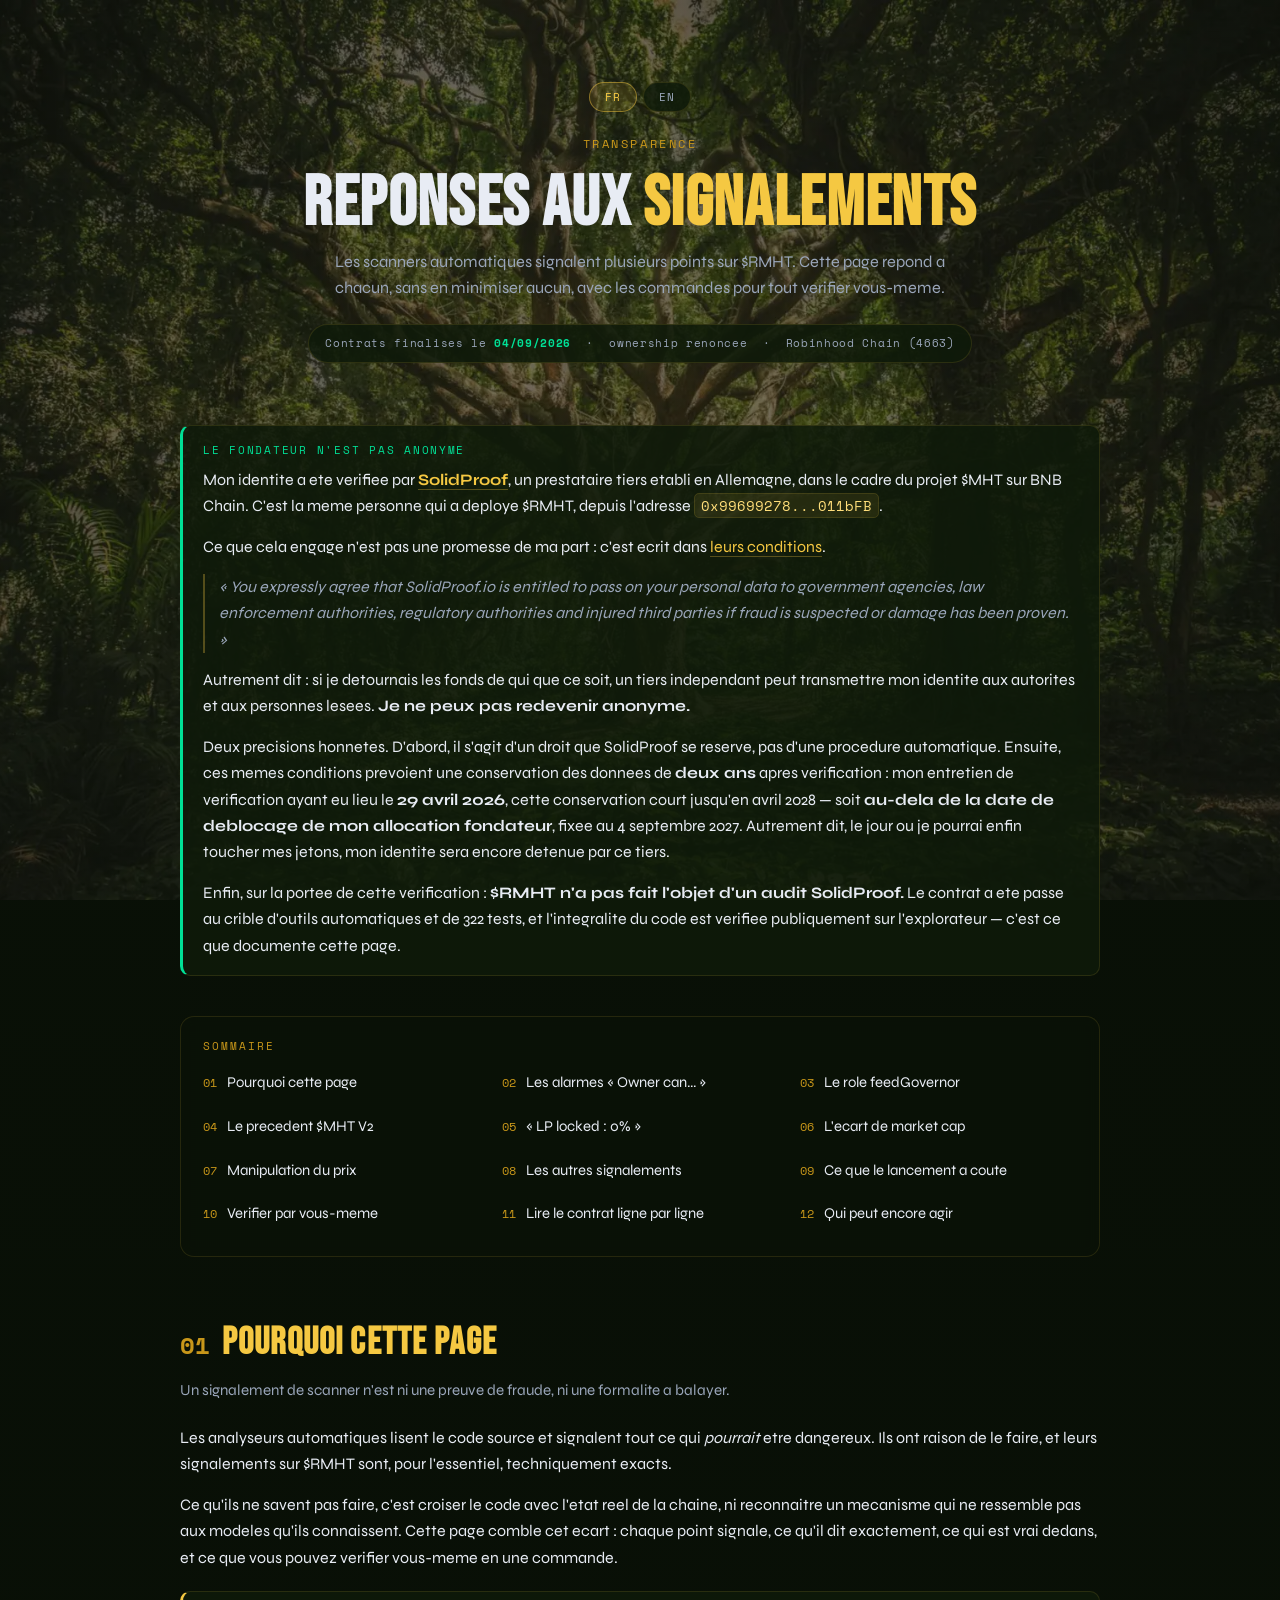
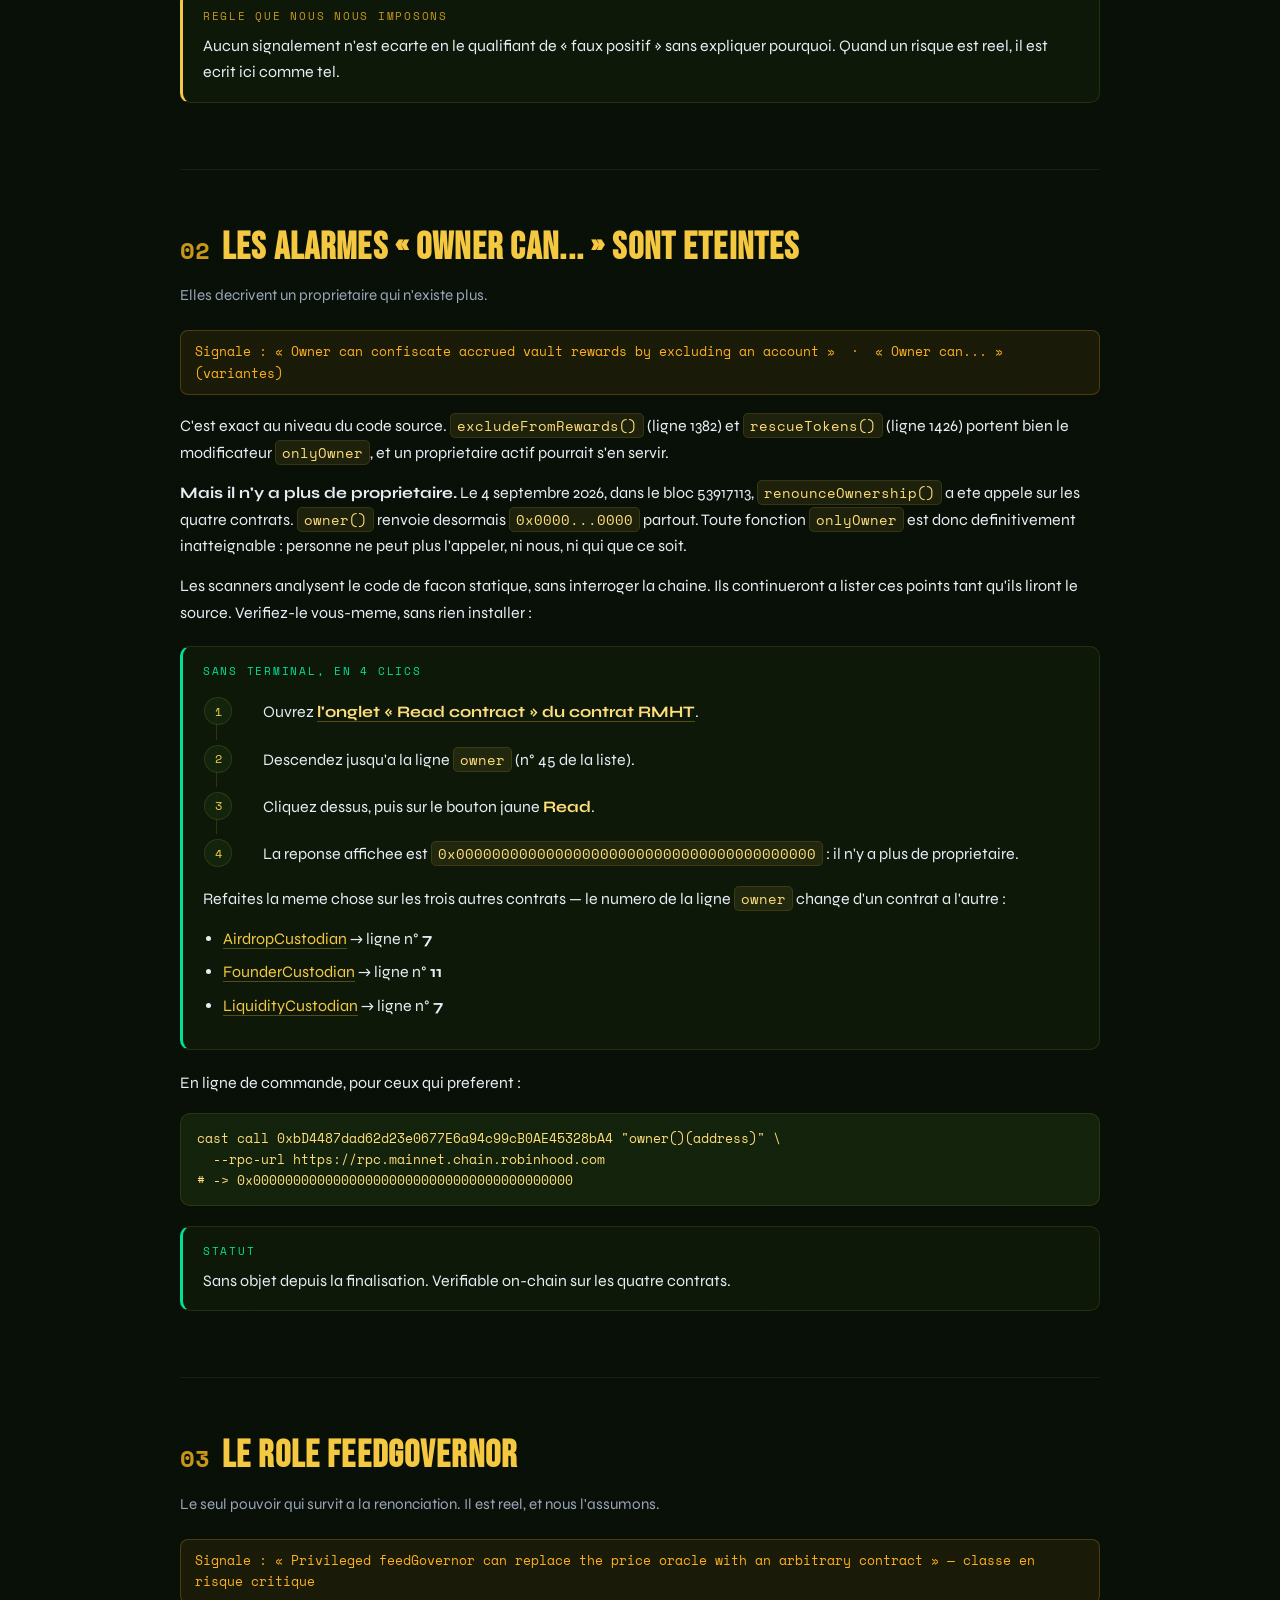
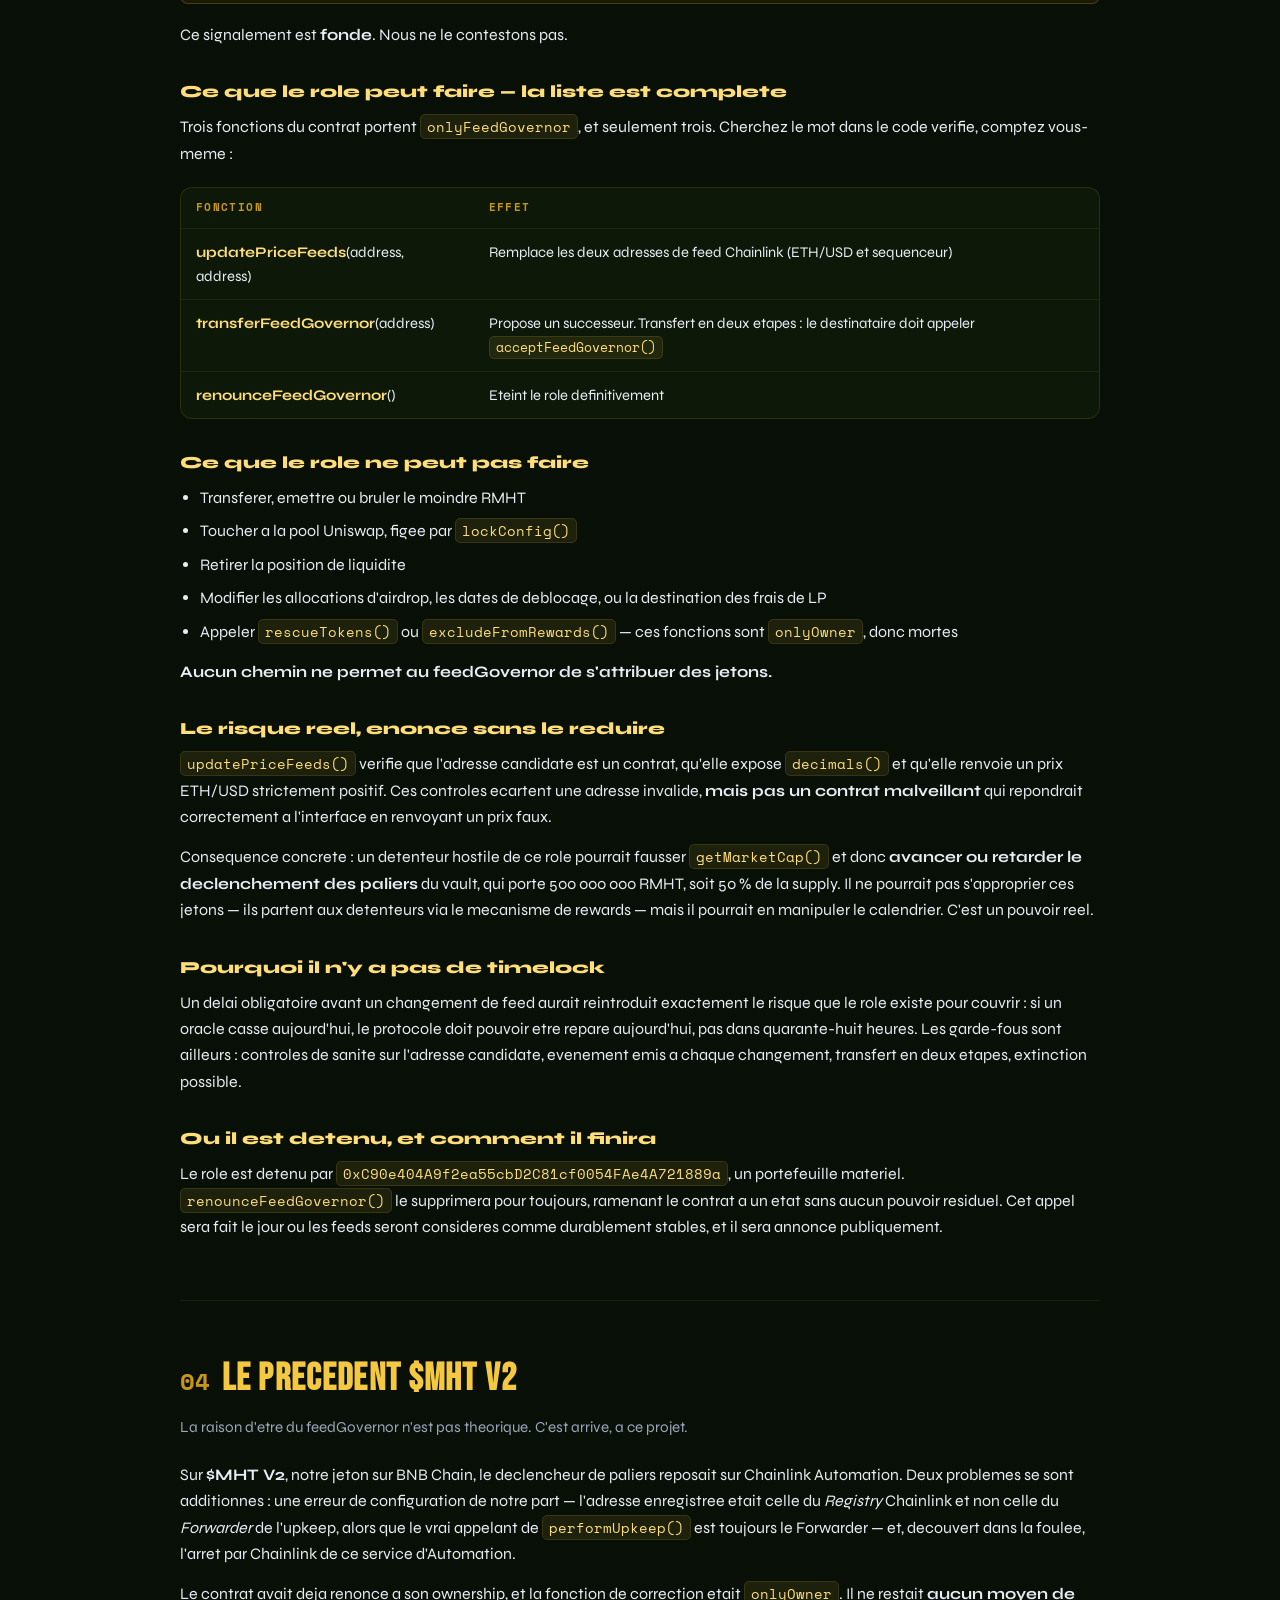
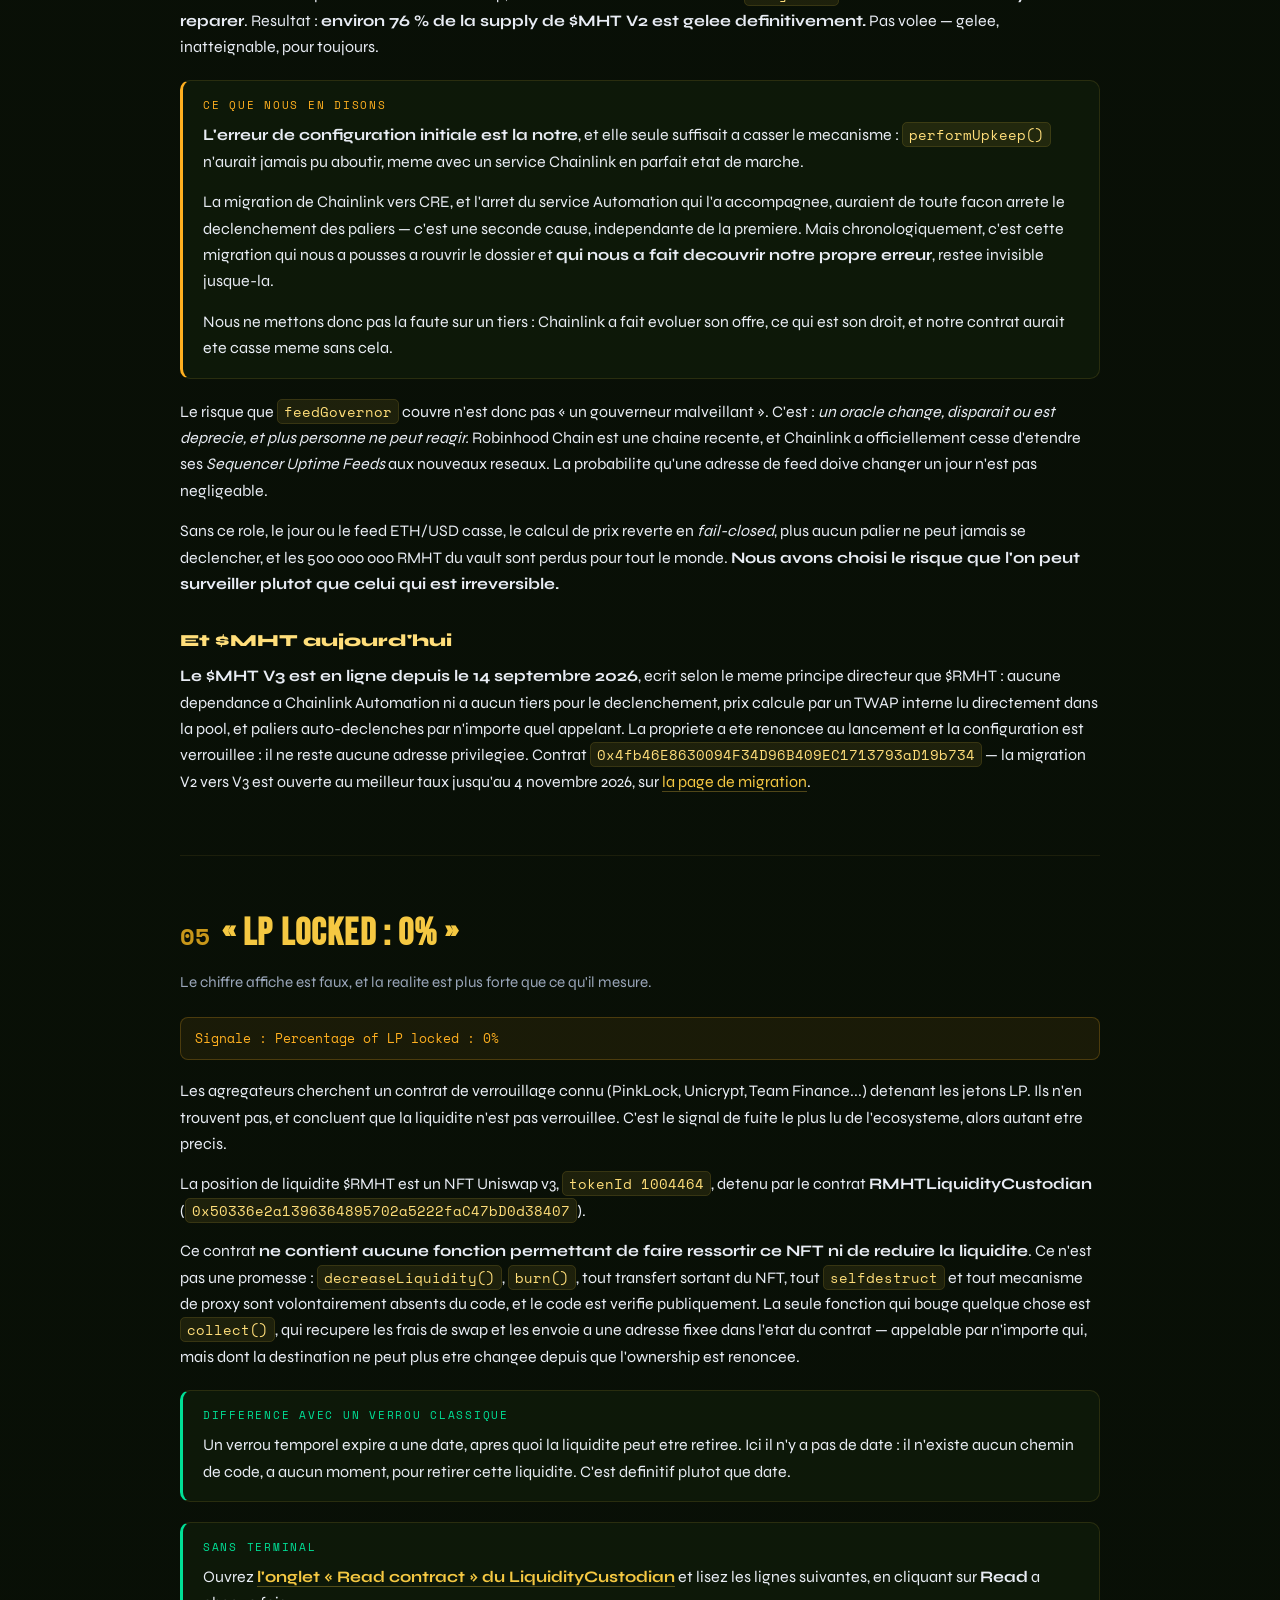
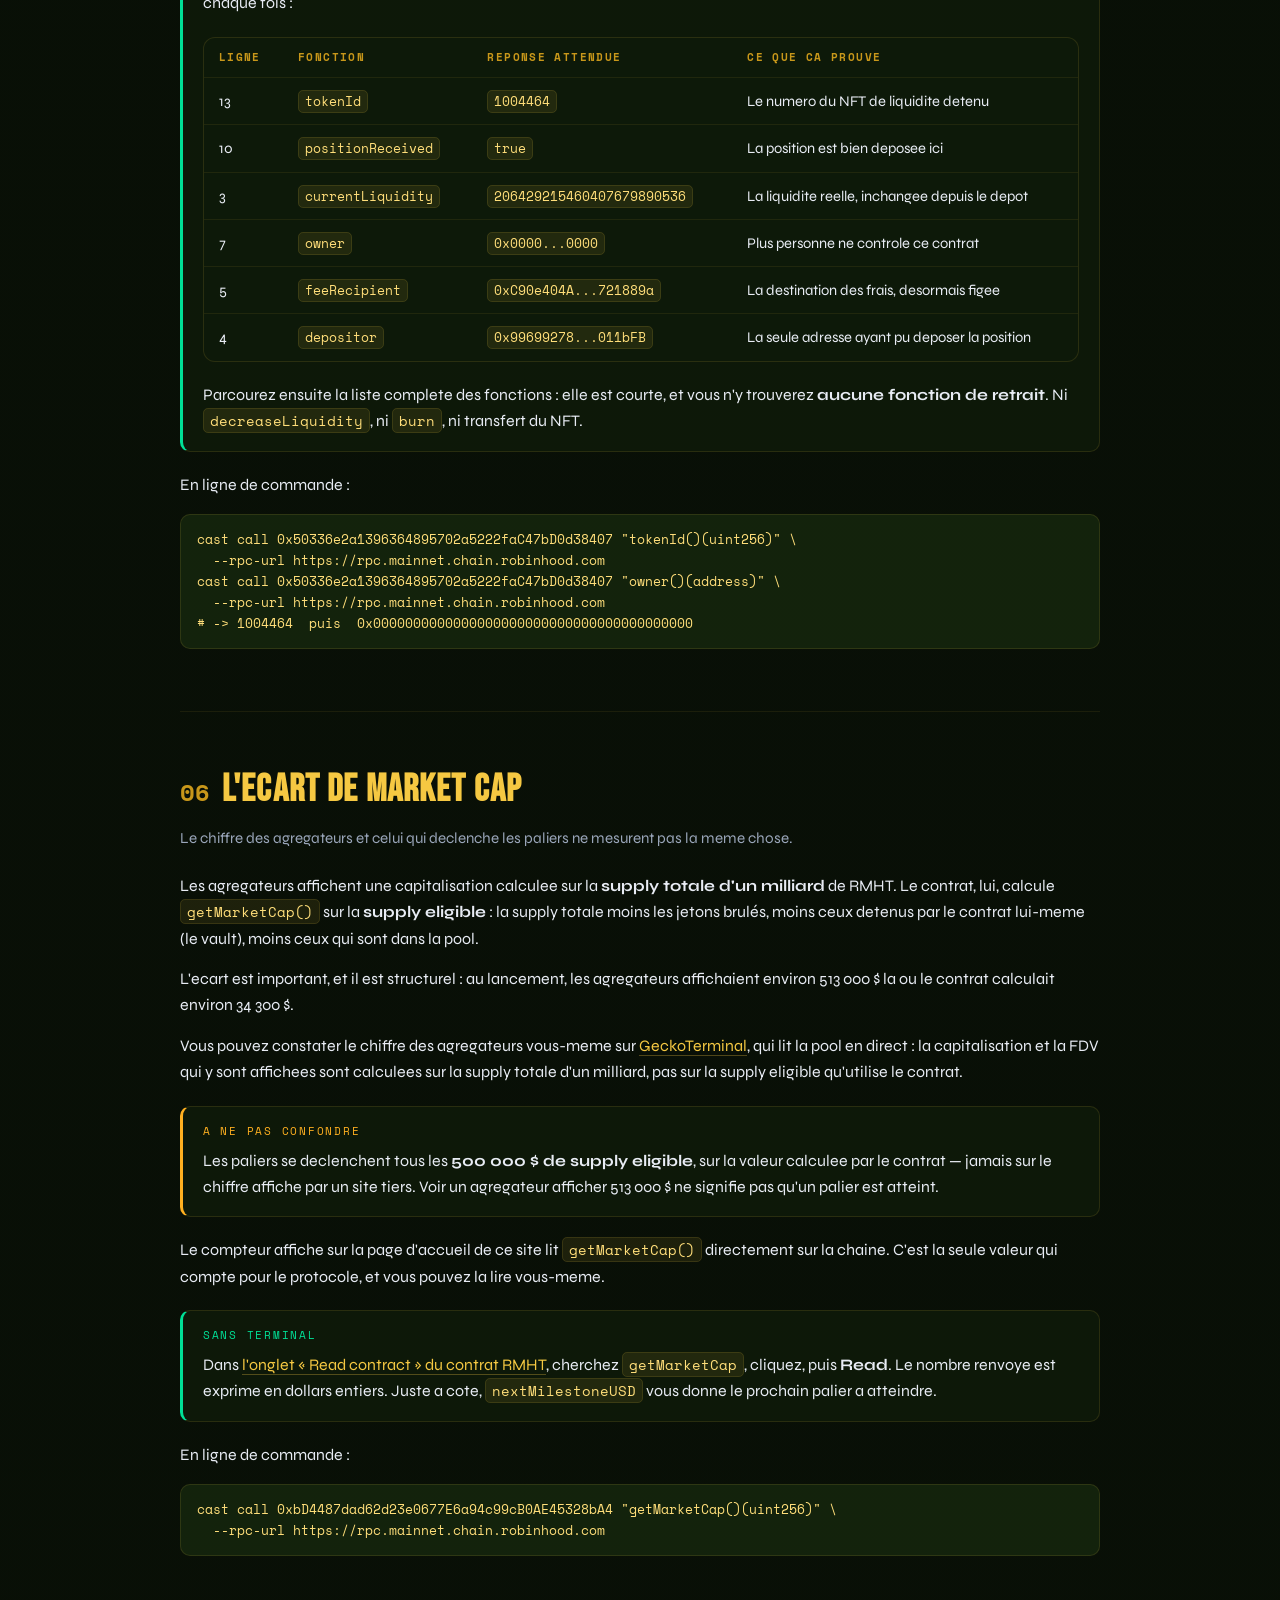
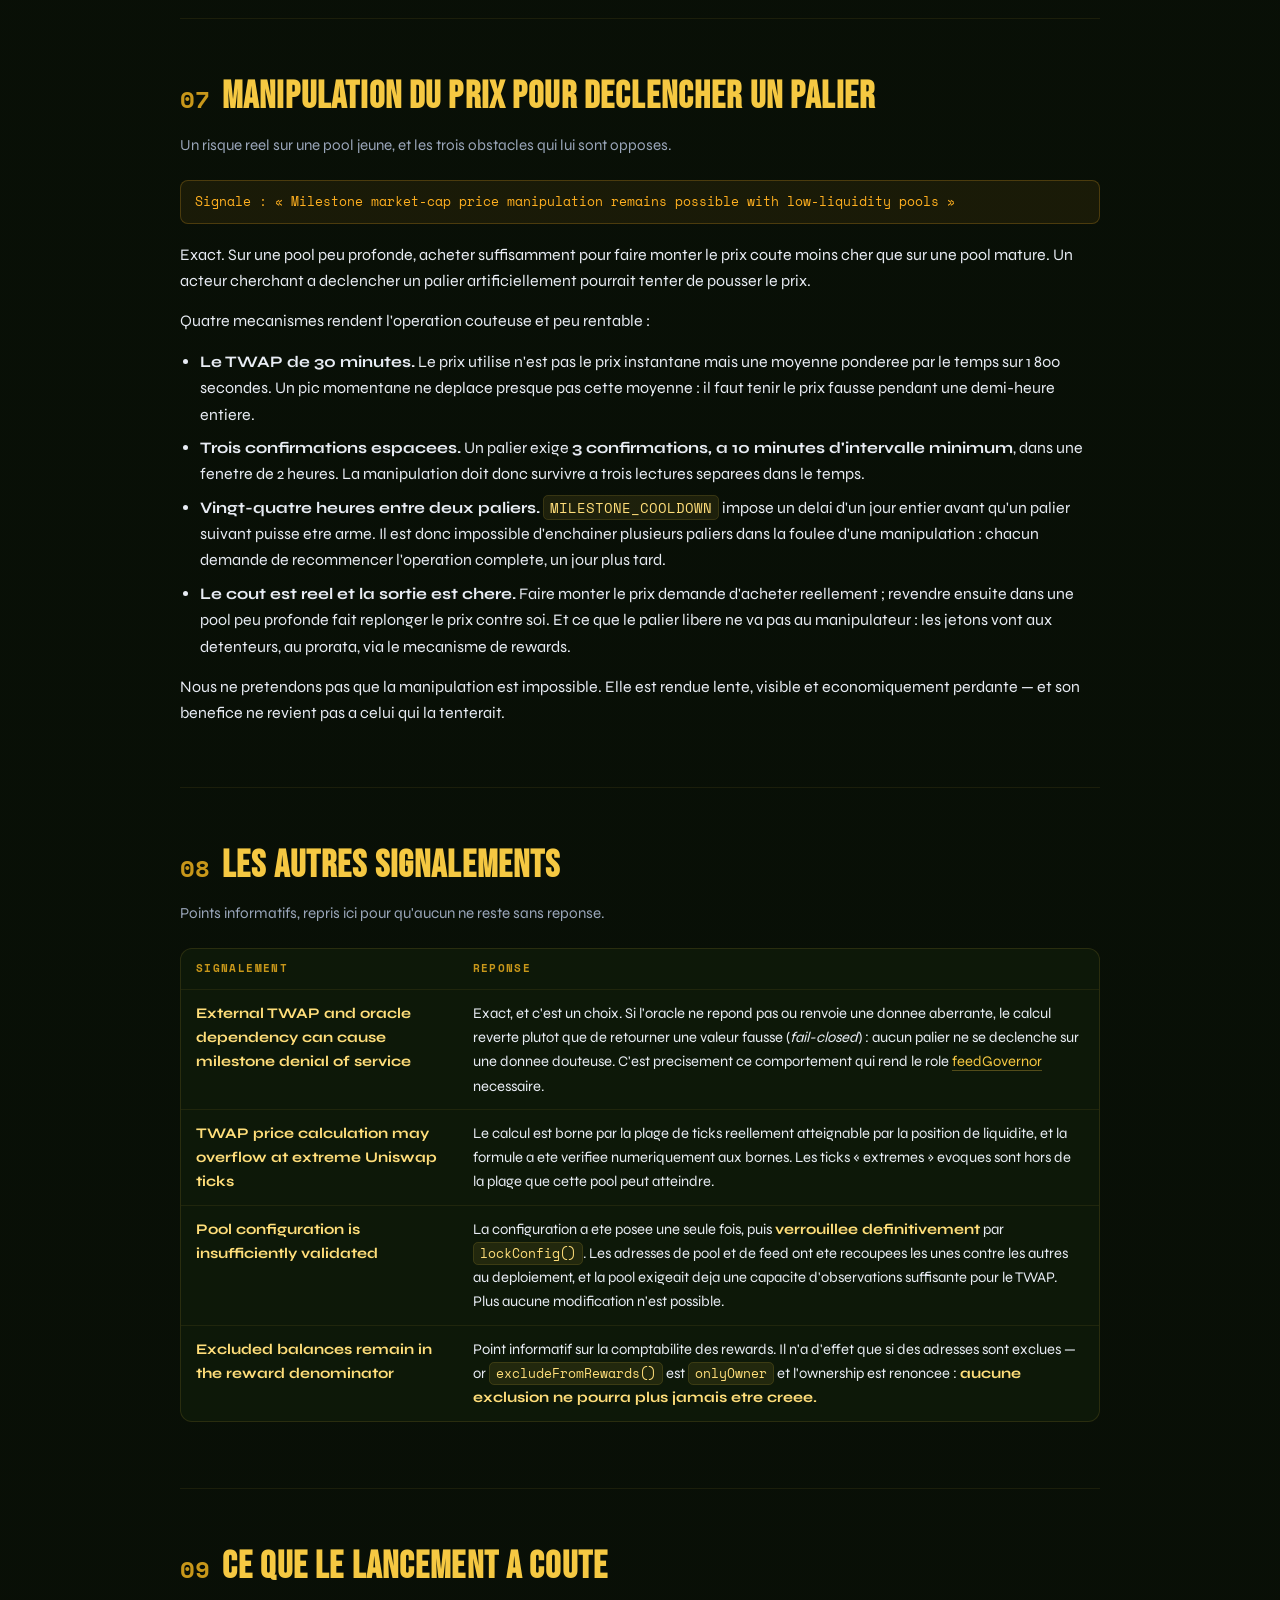
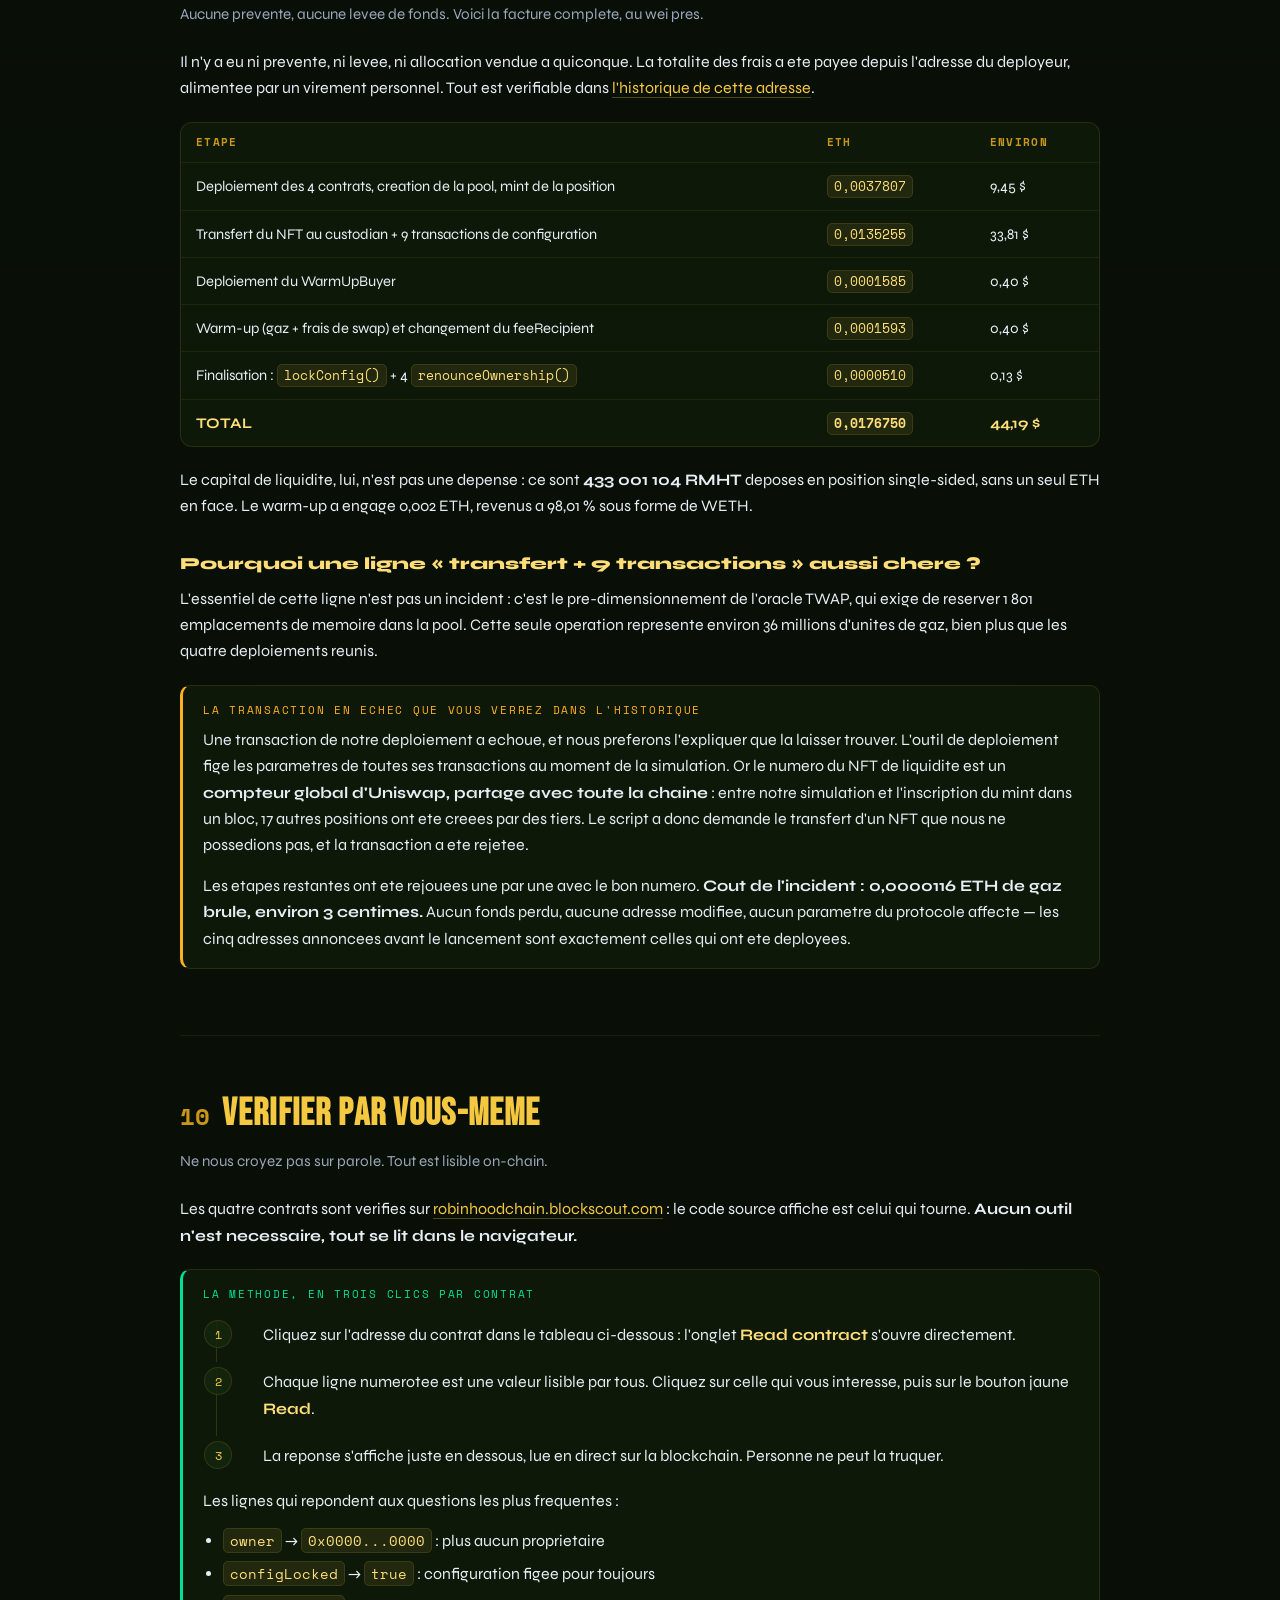
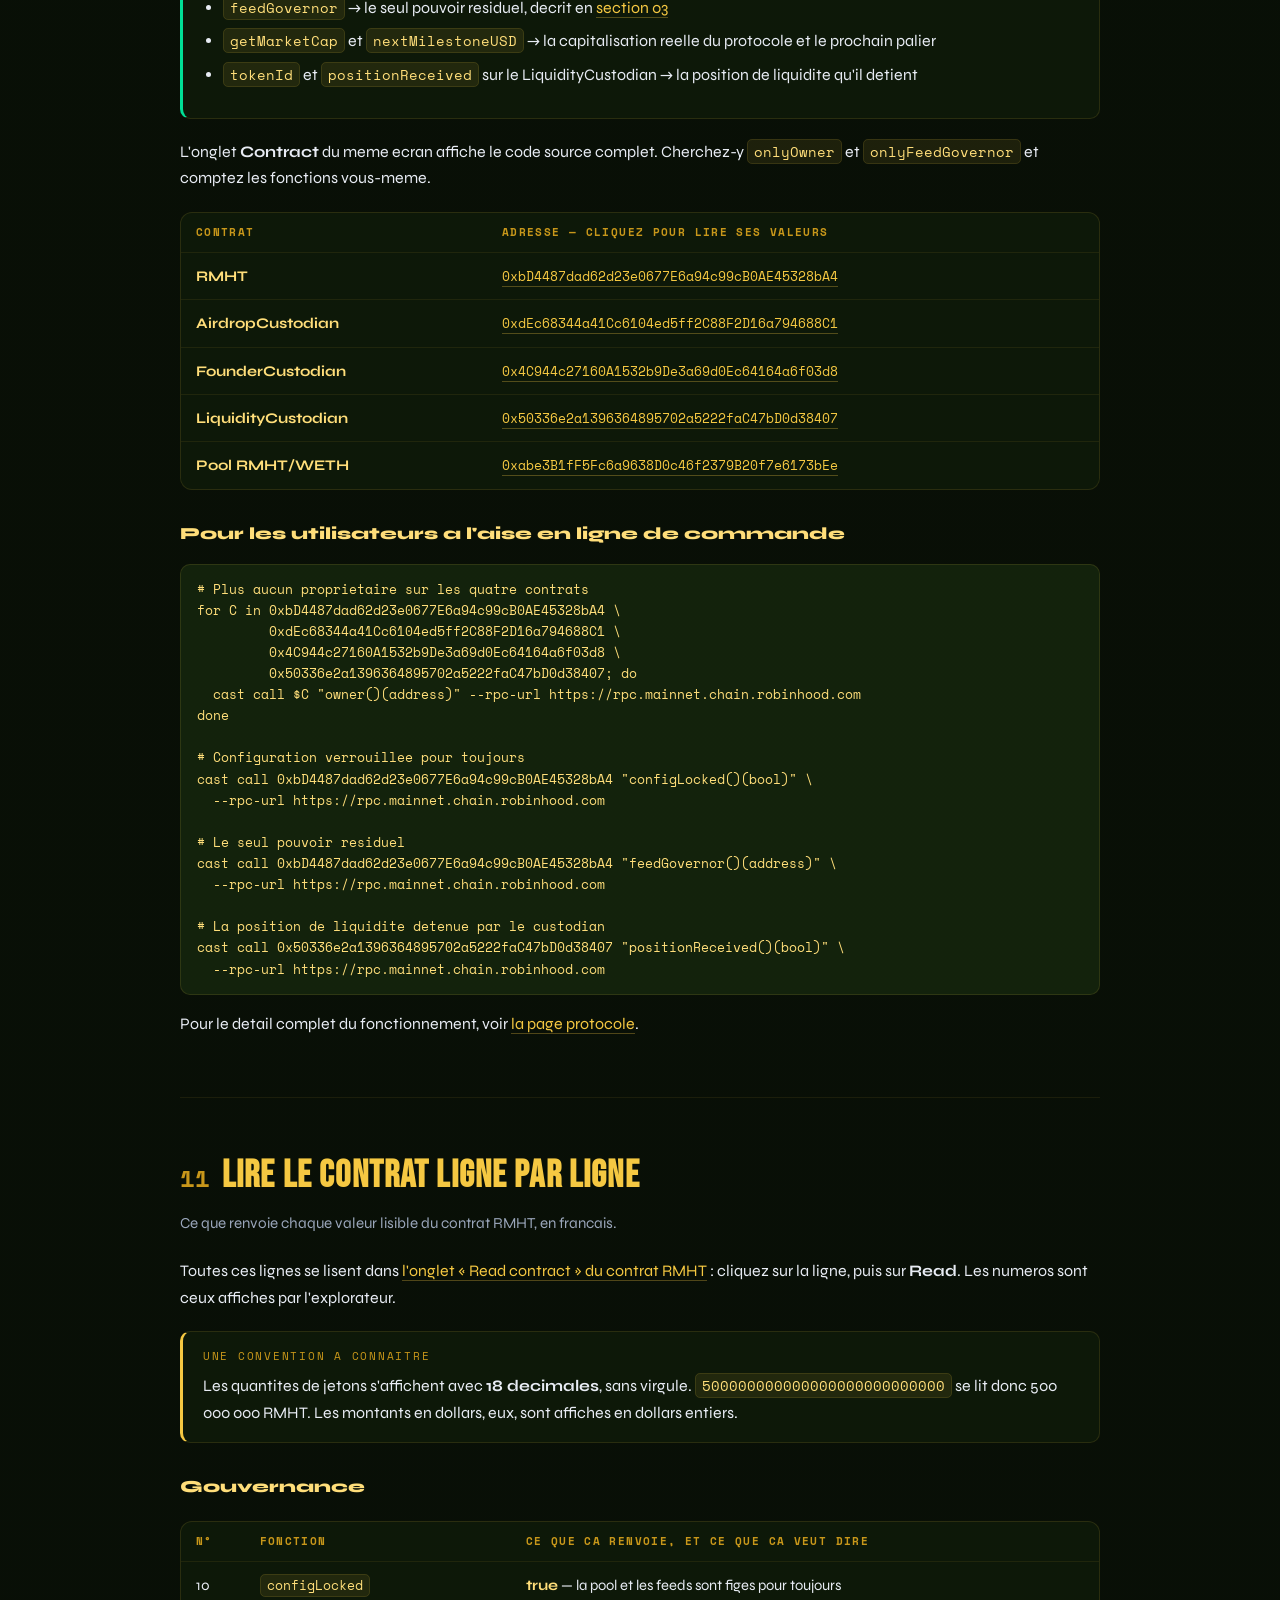
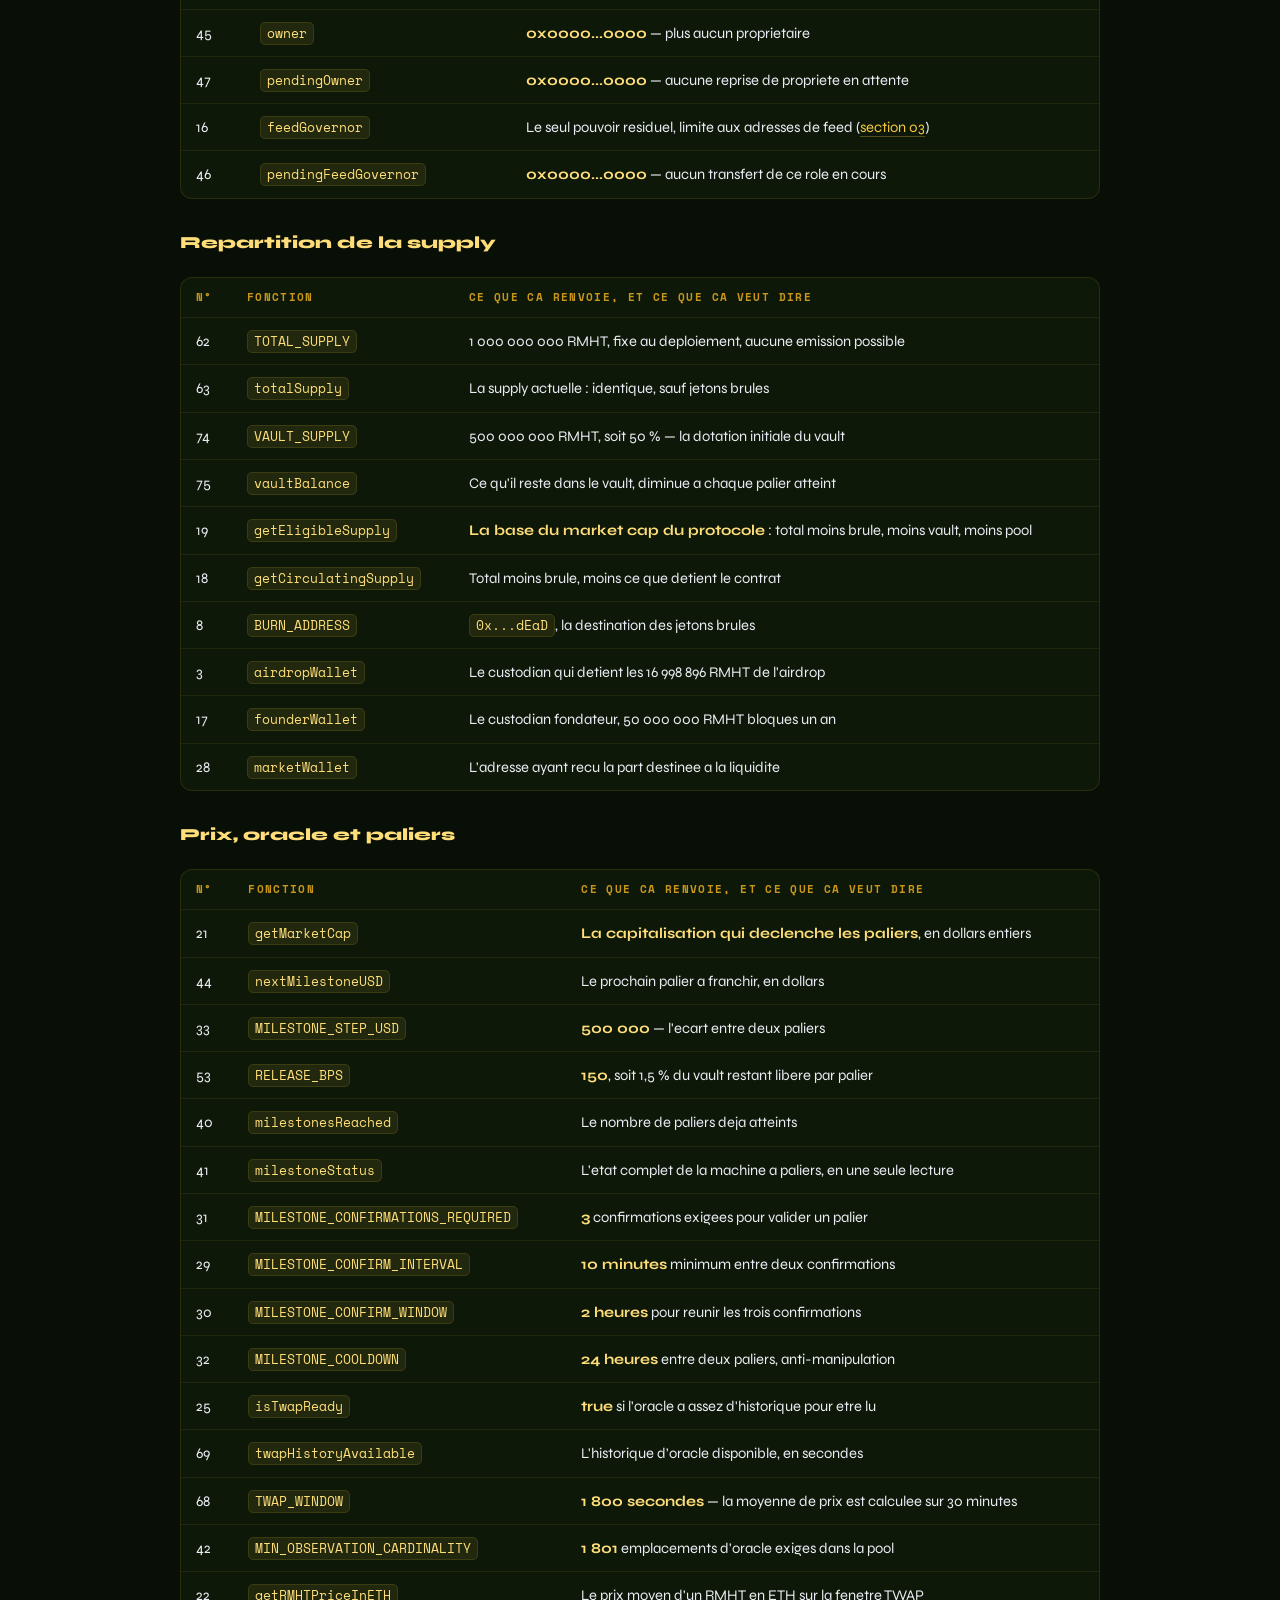
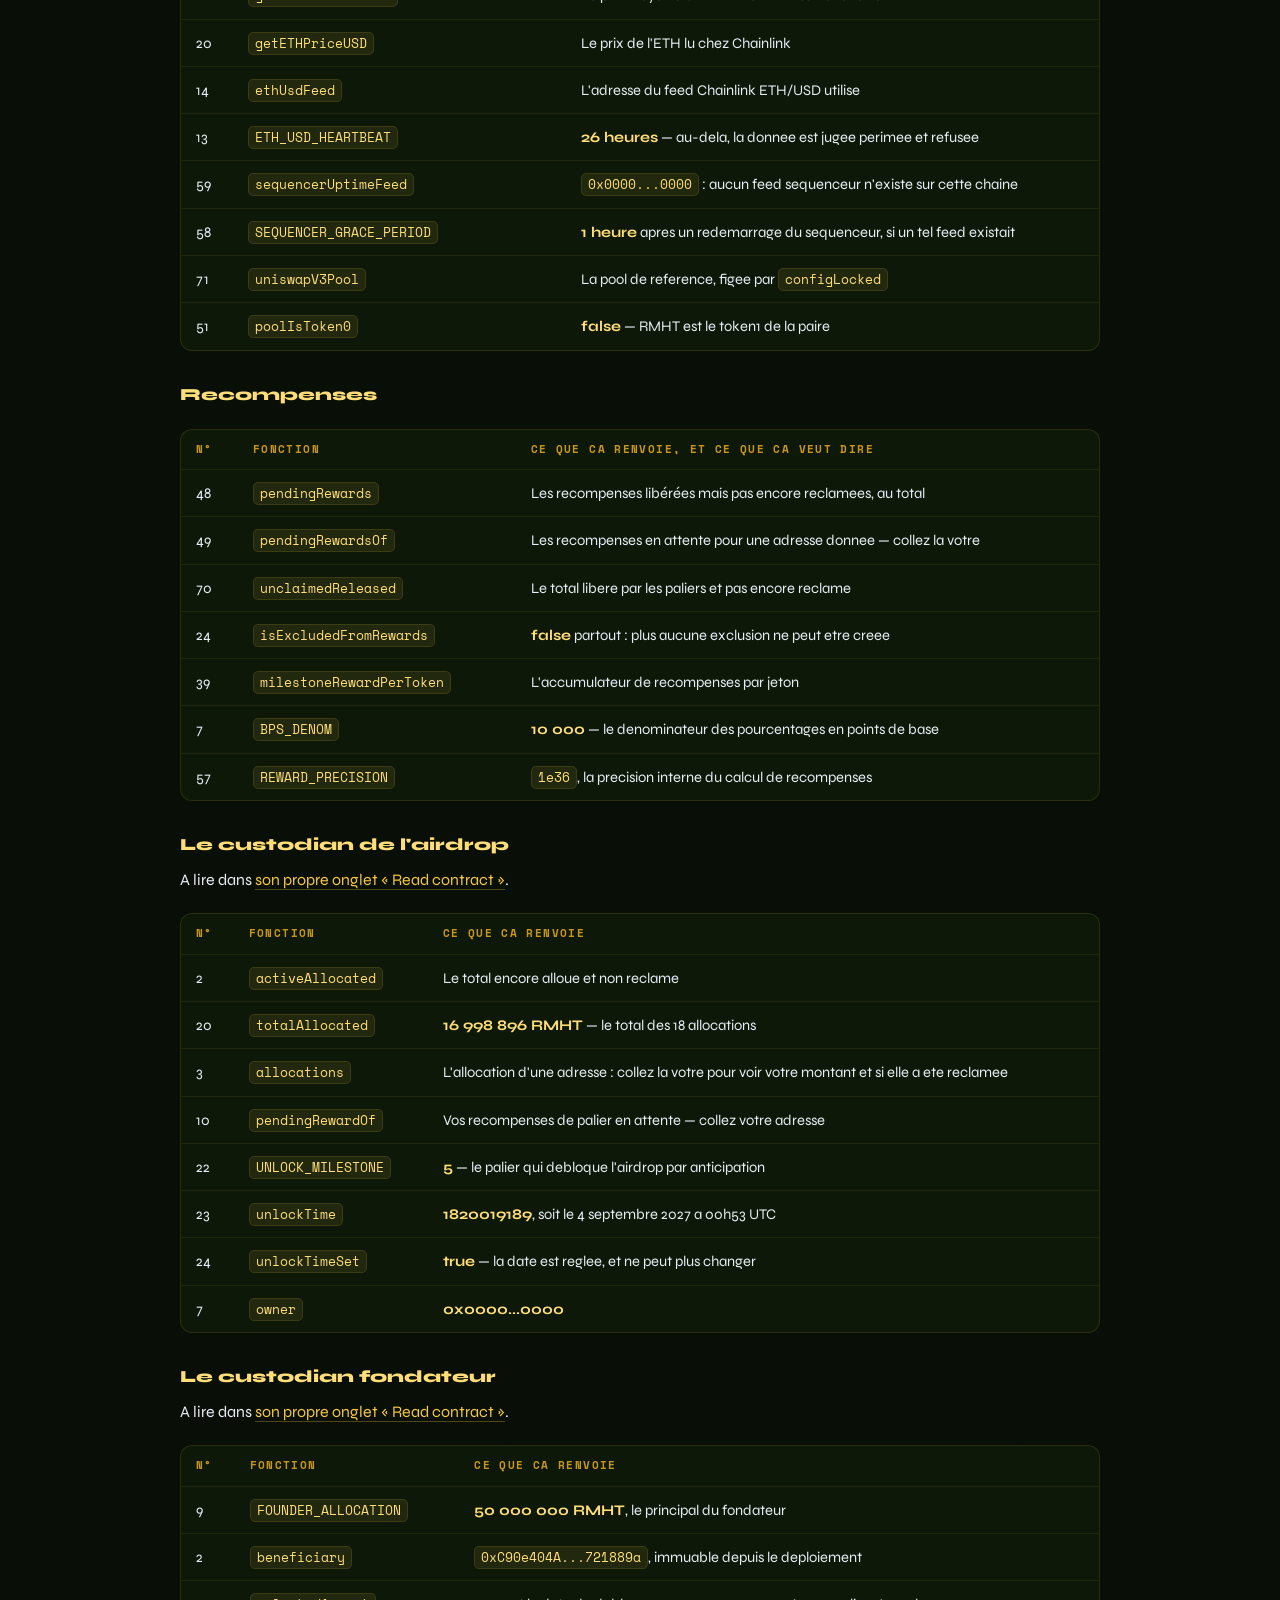
<file: transparency-fr.html>
<!DOCTYPE html>
<html lang="fr">
<head>
  <!-- Google tag (gtag.js) -->
  <script async src="https://www.googletagmanager.com/gtag/js?id=G-55GLFJLMM8"></script>
  <script>
    window.dataLayer = window.dataLayer || [];
    function gtag(){dataLayer.push(arguments);}
    gtag('js', new Date());
    gtag('config', 'G-55GLFJLMM8');
  </script>

<meta charset="utf-8" />
<meta name="viewport" content="width=device-width, initial-scale=1" />
<title>$RMHT — Reponses aux signalements</title>
<meta name="description" content="Reponse point par point aux alarmes des scanners automatiques sur $RMHT : pouvoirs residuels, LP verrouillee, market cap, manipulation de prix. Sans rien minimiser." />
<link rel="alternate" hreflang="en" href="transparency-en.html" />
<link rel="alternate" hreflang="fr" href="transparency-fr.html" />
<link rel="preconnect" href="https://fonts.googleapis.com" />
<link rel="preconnect" href="https://fonts.gstatic.com" crossorigin />
<link href="https://fonts.googleapis.com/css2?family=Bebas+Neue&family=Syne:wght@400;600;700;800&family=Space+Mono:wght@400;700&display=swap" rel="stylesheet" />
<style>
:root{
  --bg:rgba(10,18,7,.75); --bg2:rgba(14,26,10,.86); --bg3:rgba(21,38,14,.88);
  --border:rgba(245,200,66,.12); --gold:#f5c842; --gold2:#ffde7a; --gold3:#c8971a;
  --orange:#e8501a; --text:#e8ecf4; --muted:#9aa6ba; --success:#00e096;
  --warn:#ffb020;
  --mono:'Space Mono',monospace; --display:'Bebas Neue',sans-serif; --body:'Syne',sans-serif;
}
*{box-sizing:border-box}
html{scroll-behavior:smooth}
body{
  margin:0; color:var(--text); font-family:var(--body); line-height:1.65;
  background:linear-gradient(rgba(8,14,6,.55),rgba(8,14,6,.82)),url('fond-bg-1600.webp') center top/cover no-repeat fixed;
  background-color:#0a1207;
  overflow-x:hidden;
}
.wrap{max-width:960px;margin:0 auto;padding:0 20px}
a{color:var(--gold);text-decoration:none;border-bottom:1px solid rgba(245,200,66,.3)}
a:hover{color:var(--gold2)}
header{padding:64px 0 28px;text-align:center}
.eyebrow{font-family:var(--mono);font-size:.72rem;letter-spacing:.22em;text-transform:uppercase;color:var(--gold3)}
h1{font-family:var(--display);font-size:clamp(2.6rem,7vw,4.4rem);line-height:.95;margin:.25em 0 .15em;letter-spacing:.02em}
h1 .accent{color:var(--gold)}
.lede{max-width:660px;margin:0 auto;color:var(--muted);font-size:1.02rem}
.stamp{display:inline-block;margin-top:22px;padding:9px 16px;border-radius:999px;border:1px solid var(--border);background:var(--bg2);font-family:var(--mono);font-size:.7rem;letter-spacing:.06em;color:var(--muted)}
.stamp b{color:var(--success);font-weight:700}
.lang{display:flex;gap:6px;justify-content:center;margin-top:18px}
.lang a{border:1px solid var(--border);border-radius:999px;padding:5px 15px;background:var(--bg2);font-family:var(--mono);font-size:.7rem;letter-spacing:.1em;color:var(--muted)}
.lang a.on{background:rgba(245,200,66,.13);border-color:rgba(245,200,66,.45);color:var(--gold)}
.lang a:hover{color:var(--gold2)}
nav.toc{margin:40px 0 8px;padding:20px 22px;border:1px solid var(--border);border-radius:14px;background:var(--bg);backdrop-filter:blur(6px)}
nav.toc p{margin:0 0 12px;font-family:var(--mono);font-size:.7rem;letter-spacing:.18em;text-transform:uppercase;color:var(--gold3)}
nav.toc ol{margin:0;padding:0;list-style:none;display:grid;grid-template-columns:repeat(auto-fit,minmax(230px,1fr));gap:6px 22px;counter-reset:t}
nav.toc li{counter-increment:t;font-size:.93rem}
nav.toc li a{border:0;display:block;padding:3px 0;color:var(--text)}
nav.toc li a::before{content:counter(t,decimal-leading-zero);font-family:var(--mono);font-size:.72rem;color:var(--gold3);margin-right:10px}
nav.toc li a:hover{color:var(--gold)}
section{padding:46px 0;border-top:1px solid rgba(245,200,66,.08)}
section:first-of-type{border-top:0}
h2{font-family:var(--display);font-size:clamp(1.7rem,4vw,2.4rem);letter-spacing:.03em;margin:0 0 6px;color:var(--gold)}
h2 .num{font-family:var(--mono);font-size:.62em;color:var(--gold3);margin-right:12px;letter-spacing:0}
h3{font-family:var(--body);font-weight:800;font-size:1.06rem;margin:30px 0 8px;color:var(--gold2)}
p{margin:0 0 14px}
.sub{color:var(--muted);margin:-2px 0 22px;font-size:.95rem}
ul{margin:0 0 14px;padding-left:20px}
li{margin-bottom:7px}
code{font-family:var(--mono);font-size:.87em;background:rgba(245,200,66,.09);border:1px solid var(--border);border-radius:5px;padding:1px 6px;color:var(--gold2);word-break:break-word}
pre{font-family:var(--mono);font-size:.8rem;background:var(--bg3);border:1px solid var(--border);border-radius:10px;padding:14px 16px;overflow-x:auto;color:var(--gold2);margin:16px 0}
.box{border:1px solid var(--border);border-left:3px solid var(--gold);border-radius:10px;background:var(--bg2);padding:16px 20px;margin:20px 0}
.box.warn{border-left-color:var(--warn)}
.box.ok{border-left-color:var(--success)}
.box .t{font-family:var(--mono);font-size:.68rem;letter-spacing:.16em;text-transform:uppercase;color:var(--gold3);margin-bottom:7px}
.box.warn .t{color:var(--warn)}
.box.ok .t{color:var(--success)}
.box p:last-child{margin-bottom:0}
.flag{font-family:var(--mono);font-size:.82rem;color:var(--warn);background:rgba(255,176,32,.07);border:1px solid rgba(255,176,32,.22);border-radius:8px;padding:10px 14px;margin:0 0 18px;display:block}
.tw{overflow-x:auto;margin:20px 0;border:1px solid var(--border);border-radius:12px;background:var(--bg2)}
table{width:100%;border-collapse:collapse;min-width:560px;font-size:.92rem}
th,td{padding:11px 15px;text-align:left;vertical-align:top;border-bottom:1px solid rgba(245,200,66,.08)}
th{font-family:var(--mono);font-size:.66rem;letter-spacing:.13em;text-transform:uppercase;color:var(--gold3);white-space:nowrap}
tr:last-child td{border-bottom:0}
td strong{color:var(--gold2)}
ol.steps{list-style:none;padding:0;counter-reset:s;margin:18px 0}
ol.steps li{counter-increment:s;position:relative;padding:0 0 14px 46px;border-left:1px solid rgba(245,200,66,.16);margin-left:13px}
ol.steps li:last-child{border-left-color:transparent;padding-bottom:0}
ol.steps li::before{content:counter(s);position:absolute;left:-13px;top:-2px;width:26px;height:26px;border-radius:50%;display:grid;place-items:center;background:var(--bg3);border:1px solid var(--border);font-family:var(--mono);font-size:.72rem;color:var(--gold)}
ol.steps b{color:var(--gold2)}
.adr{font-family:var(--mono);font-size:.8rem;word-break:break-all}
footer{padding:44px 0 60px;border-top:1px solid rgba(245,200,66,.08);color:var(--muted);font-size:.85rem}
footer a{color:var(--muted)}
@media(max-width:640px){ header{padding-top:44px} section{padding:34px 0} }
</style>
</head>
<body>
<div class="wrap">

<header>
  <div class="lang"><a href="transparency-fr.html" class="on">FR</a><a href="transparency-en.html">EN</a></div>
  <div class="eyebrow" style="margin-top:22px">Transparence</div>
  <h1>Reponses aux <span class="accent">signalements</span></h1>
  <p class="lede">Les scanners automatiques signalent plusieurs points sur $RMHT. Cette page repond a chacun, sans en minimiser aucun, avec les commandes pour tout verifier vous-meme.</p>
  <div class="stamp">Contrats finalises le <b>04/09/2026</b> &nbsp;·&nbsp; ownership renoncee &nbsp;·&nbsp; Robinhood Chain (4663)</div>
</header>

<div class="box ok" style="margin-top:34px">
  <div class="t">Le fondateur n'est pas anonyme</div>
  <p>Mon identite a ete verifiee par <a href="https://app.solidproof.io/projects/milestone-hodl-token" target="_blank" rel="noopener"><strong>SolidProof</strong></a>, un prestataire tiers etabli en Allemagne, dans le cadre du projet $MHT sur BNB Chain. C'est la meme personne qui a deploye $RMHT, depuis l'adresse <code>0x99699278...011bFB</code>.</p>
  <p>Ce que cela engage n'est pas une promesse de ma part : c'est ecrit dans <a href="https://solidproof.io/terms-of-service" target="_blank" rel="noopener">leurs conditions</a>.</p>
  <p style="border-left:2px solid rgba(245,200,66,.3);padding-left:14px;color:var(--muted);font-style:italic">« You expressly agree that SolidProof.io is entitled to pass on your personal data to government agencies, law enforcement authorities, regulatory authorities and injured third parties if fraud is suspected or damage has been proven. »</p>
  <p>Autrement dit : si je detournais les fonds de qui que ce soit, un tiers independant peut transmettre mon identite aux autorites et aux personnes lesees. <strong>Je ne peux pas redevenir anonyme.</strong></p>
  <p>Deux precisions honnetes. D'abord, il s'agit d'un droit que SolidProof se reserve, pas d'une procedure automatique. Ensuite, ces memes conditions prevoient une conservation des donnees de <strong>deux ans</strong> apres verification : mon entretien de verification ayant eu lieu le <strong>29 avril 2026</strong>, cette conservation court jusqu'en avril 2028 — soit <strong>au-dela de la date de deblocage de mon allocation fondateur</strong>, fixee au 4 septembre 2027. Autrement dit, le jour ou je pourrai enfin toucher mes jetons, mon identite sera encore detenue par ce tiers.</p>
  <p>Enfin, sur la portee de cette verification : <strong>$RMHT n'a pas fait l'objet d'un audit SolidProof.</strong> Le contrat a ete passe au crible d'outils automatiques et de 322 tests, et l'integralite du code est verifiee publiquement sur l'explorateur — c'est ce que documente cette page.</p>
</div>

<nav class="toc">
  <p>Sommaire</p>
  <ol>
    <li><a href="#methode">Pourquoi cette page</a></li>
    <li><a href="#owner">Les alarmes « Owner can... »</a></li>
    <li><a href="#governor">Le role feedGovernor</a></li>
    <li><a href="#mht">Le precedent $MHT V2</a></li>
    <li><a href="#lp">« LP locked : 0% »</a></li>
    <li><a href="#mcap">L'ecart de market cap</a></li>
    <li><a href="#manip">Manipulation du prix</a></li>
    <li><a href="#autres">Les autres signalements</a></li>
    <li><a href="#couts">Ce que le lancement a coute</a></li>
    <li><a href="#verifier">Verifier par vous-meme</a></li>
    <li><a href="#lexique">Lire le contrat ligne par ligne</a></li>
    <li><a href="#ecriture">Qui peut encore agir</a></li>
  </ol>
</nav>

<!-- 1 -->
<section id="methode">
  <h2><span class="num">01</span>Pourquoi cette page</h2>
  <p class="sub">Un signalement de scanner n'est ni une preuve de fraude, ni une formalite a balayer.</p>
  <p>Les analyseurs automatiques lisent le code source et signalent tout ce qui <em>pourrait</em> etre dangereux. Ils ont raison de le faire, et leurs signalements sur $RMHT sont, pour l'essentiel, techniquement exacts.</p>
  <p>Ce qu'ils ne savent pas faire, c'est croiser le code avec l'etat reel de la chaine, ni reconnaitre un mecanisme qui ne ressemble pas aux modeles qu'ils connaissent. Cette page comble cet ecart : chaque point signale, ce qu'il dit exactement, ce qui est vrai dedans, et ce que vous pouvez verifier vous-meme en une commande.</p>
  <div class="box">
    <div class="t">Regle que nous nous imposons</div>
    <p>Aucun signalement n'est ecarte en le qualifiant de « faux positif » sans expliquer pourquoi. Quand un risque est reel, il est ecrit ici comme tel.</p>
  </div>
</section>

<!-- 2 -->
<section id="owner">
  <h2><span class="num">02</span>Les alarmes « Owner can... » sont eteintes</h2>
  <p class="sub">Elles decrivent un proprietaire qui n'existe plus.</p>
  <span class="flag">Signale : « Owner can confiscate accrued vault rewards by excluding an account » &nbsp;·&nbsp; « Owner can... » (variantes)</span>
  <p>C'est exact au niveau du code source. <code>excludeFromRewards()</code> (ligne 1382) et <code>rescueTokens()</code> (ligne 1426) portent bien le modificateur <code>onlyOwner</code>, et un proprietaire actif pourrait s'en servir.</p>
  <p><strong>Mais il n'y a plus de proprietaire.</strong> Le 4 septembre 2026, dans le bloc 53917113, <code>renounceOwnership()</code> a ete appele sur les quatre contrats. <code>owner()</code> renvoie desormais <code>0x0000...0000</code> partout. Toute fonction <code>onlyOwner</code> est donc definitivement inatteignable : personne ne peut plus l'appeler, ni nous, ni qui que ce soit.</p>
  <p>Les scanners analysent le code de facon statique, sans interroger la chaine. Ils continueront a lister ces points tant qu'ils liront le source. Verifiez-le vous-meme, sans rien installer :</p>
  <div class="box ok">
    <div class="t">Sans terminal, en 4 clics</div>
    <ol class="steps">
      <li>Ouvrez <a href="https://robinhoodchain.blockscout.com/address/0xbD4487dad62d23e0677E6a94c99cB0AE45328bA4?tab=read_contract" target="_blank" rel="noopener"><b>l'onglet « Read contract » du contrat RMHT</b></a>.</li>
      <li>Descendez jusqu'a la ligne <code>owner</code> (n&deg; 45 de la liste).</li>
      <li>Cliquez dessus, puis sur le bouton jaune <b>Read</b>.</li>
      <li>La reponse affichee est <code>0x0000000000000000000000000000000000000000</code> : il n'y a plus de proprietaire.</li>
    </ol>
    <p>Refaites la meme chose sur les trois autres contrats — le numero de la ligne <code>owner</code> change d'un contrat a l'autre :</p>
    <ul>
      <li><a href="https://robinhoodchain.blockscout.com/address/0xdEc68344a41Cc6104ed5ff2C88F2D16a794688C1?tab=read_contract" target="_blank" rel="noopener">AirdropCustodian</a> &rarr; ligne n&deg; <b>7</b></li>
      <li><a href="https://robinhoodchain.blockscout.com/address/0x4C944c27160A1532b9De3a69d0Ec64164a6f03d8?tab=read_contract" target="_blank" rel="noopener">FounderCustodian</a> &rarr; ligne n&deg; <b>11</b></li>
      <li><a href="https://robinhoodchain.blockscout.com/address/0x50336e2a1396364895702a5222faC47bD0d38407?tab=read_contract" target="_blank" rel="noopener">LiquidityCustodian</a> &rarr; ligne n&deg; <b>7</b></li>
    </ul>
  </div>
  <p>En ligne de commande, pour ceux qui preferent :</p>
  <pre>cast call 0xbD4487dad62d23e0677E6a94c99cB0AE45328bA4 "owner()(address)" \
  --rpc-url https://rpc.mainnet.chain.robinhood.com
# -> 0x0000000000000000000000000000000000000000</pre>
  <div class="box ok">
    <div class="t">Statut</div>
    <p>Sans objet depuis la finalisation. Verifiable on-chain sur les quatre contrats.</p>
  </div>
</section>

<!-- 3 -->
<section id="governor">
  <h2><span class="num">03</span>Le role feedGovernor</h2>
  <p class="sub">Le seul pouvoir qui survit a la renonciation. Il est reel, et nous l'assumons.</p>
  <span class="flag">Signale : « Privileged feedGovernor can replace the price oracle with an arbitrary contract » — classe en risque critique</span>
  <p>Ce signalement est <strong>fonde</strong>. Nous ne le contestons pas.</p>

  <h3>Ce que le role peut faire — la liste est complete</h3>
  <p>Trois fonctions du contrat portent <code>onlyFeedGovernor</code>, et seulement trois. Cherchez le mot dans le code verifie, comptez vous-meme :</p>
  <div class="tw"><table>
    <tr><th>Fonction</th><th>Effet</th></tr>
    <tr><td><strong>updatePriceFeeds</strong>(address, address)</td><td>Remplace les deux adresses de feed Chainlink (ETH/USD et sequenceur)</td></tr>
    <tr><td><strong>transferFeedGovernor</strong>(address)</td><td>Propose un successeur. Transfert en deux etapes : le destinataire doit appeler <code>acceptFeedGovernor()</code></td></tr>
    <tr><td><strong>renounceFeedGovernor</strong>()</td><td>Eteint le role definitivement</td></tr>
  </table></div>

  <h3>Ce que le role ne peut pas faire</h3>
  <ul>
    <li>Transferer, emettre ou bruler le moindre RMHT</li>
    <li>Toucher a la pool Uniswap, figee par <code>lockConfig()</code></li>
    <li>Retirer la position de liquidite</li>
    <li>Modifier les allocations d'airdrop, les dates de deblocage, ou la destination des frais de LP</li>
    <li>Appeler <code>rescueTokens()</code> ou <code>excludeFromRewards()</code> — ces fonctions sont <code>onlyOwner</code>, donc mortes</li>
  </ul>
  <p><strong>Aucun chemin ne permet au feedGovernor de s'attribuer des jetons.</strong></p>

  <h3>Le risque reel, enonce sans le reduire</h3>
  <p><code>updatePriceFeeds()</code> verifie que l'adresse candidate est un contrat, qu'elle expose <code>decimals()</code> et qu'elle renvoie un prix ETH/USD strictement positif. Ces controles ecartent une adresse invalide, <strong>mais pas un contrat malveillant</strong> qui repondrait correctement a l'interface en renvoyant un prix faux.</p>
  <p>Consequence concrete : un detenteur hostile de ce role pourrait fausser <code>getMarketCap()</code> et donc <strong>avancer ou retarder le declenchement des paliers</strong> du vault, qui porte 500 000 000 RMHT, soit 50 % de la supply. Il ne pourrait pas s'approprier ces jetons — ils partent aux detenteurs via le mecanisme de rewards — mais il pourrait en manipuler le calendrier. C'est un pouvoir reel.</p>

  <h3>Pourquoi il n'y a pas de timelock</h3>
  <p>Un delai obligatoire avant un changement de feed aurait reintroduit exactement le risque que le role existe pour couvrir : si un oracle casse aujourd'hui, le protocole doit pouvoir etre repare aujourd'hui, pas dans quarante-huit heures. Les garde-fous sont ailleurs : controles de sanite sur l'adresse candidate, evenement emis a chaque changement, transfert en deux etapes, extinction possible.</p>

  <h3>Ou il est detenu, et comment il finira</h3>
  <p>Le role est detenu par <code>0xC90e404A9f2ea55cbD2C81cf0054FAe4A721889a</code>, un portefeuille materiel. <code>renounceFeedGovernor()</code> le supprimera pour toujours, ramenant le contrat a un etat sans aucun pouvoir residuel. Cet appel sera fait le jour ou les feeds seront consideres comme durablement stables, et il sera annonce publiquement.</p>
</section>

<!-- 4 -->
<section id="mht">
  <h2><span class="num">04</span>Le precedent $MHT V2</h2>
  <p class="sub">La raison d'etre du feedGovernor n'est pas theorique. C'est arrive, a ce projet.</p>
  <p>Sur <strong>$MHT V2</strong>, notre jeton sur BNB Chain, le declencheur de paliers reposait sur Chainlink Automation. Deux problemes se sont additionnes : une erreur de configuration de notre part — l'adresse enregistree etait celle du <em>Registry</em> Chainlink et non celle du <em>Forwarder</em> de l'upkeep, alors que le vrai appelant de <code>performUpkeep()</code> est toujours le Forwarder — et, decouvert dans la foulee, l'arret par Chainlink de ce service d'Automation.</p>
  <p>Le contrat avait deja renonce a son ownership, et la fonction de correction etait <code>onlyOwner</code>. Il ne restait <strong>aucun moyen de reparer</strong>. Resultat : <strong>environ 76 % de la supply de $MHT V2 est gelee definitivement.</strong> Pas volee — gelee, inatteignable, pour toujours.</p>
  <div class="box warn">
    <div class="t">Ce que nous en disons</div>
    <p><strong>L'erreur de configuration initiale est la notre</strong>, et elle seule suffisait a casser le mecanisme : <code>performUpkeep()</code> n'aurait jamais pu aboutir, meme avec un service Chainlink en parfait etat de marche.</p>
    <p>La migration de Chainlink vers CRE, et l'arret du service Automation qui l'a accompagnee, auraient de toute facon arrete le declenchement des paliers — c'est une seconde cause, independante de la premiere. Mais chronologiquement, c'est cette migration qui nous a pousses a rouvrir le dossier et <strong>qui nous a fait decouvrir notre propre erreur</strong>, restee invisible jusque-la.</p>
    <p>Nous ne mettons donc pas la faute sur un tiers : Chainlink a fait evoluer son offre, ce qui est son droit, et notre contrat aurait ete casse meme sans cela.</p>
  </div>
  <p>Le risque que <code>feedGovernor</code> couvre n'est donc pas « un gouverneur malveillant ». C'est : <em>un oracle change, disparait ou est deprecie, et plus personne ne peut reagir.</em> Robinhood Chain est une chaine recente, et Chainlink a officiellement cesse d'etendre ses <em>Sequencer Uptime Feeds</em> aux nouveaux reseaux. La probabilite qu'une adresse de feed doive changer un jour n'est pas negligeable.</p>
  <p>Sans ce role, le jour ou le feed ETH/USD casse, le calcul de prix reverte en <em>fail-closed</em>, plus aucun palier ne peut jamais se declencher, et les 500 000 000 RMHT du vault sont perdus pour tout le monde. <strong>Nous avons choisi le risque que l'on peut surveiller plutot que celui qui est irreversible.</strong></p>

  <h3>Et $MHT aujourd'hui</h3>
  <p><strong>Le $MHT V3 est en ligne depuis le 14 septembre 2026</strong>, ecrit selon le meme principe directeur que $RMHT : aucune dependance a Chainlink Automation ni a aucun tiers pour le declenchement, prix calcule par un TWAP interne lu directement dans la pool, et paliers auto-declenches par n'importe quel appelant. La propriete a ete renoncee au lancement et la configuration est verrouillee : il ne reste aucune adresse privilegiee. Contrat <code>0x4fb46E8630094F34D96B409EC1713793aD19b734</code> &mdash; la migration V2 vers V3 est ouverte au meilleur taux jusqu'au 4 novembre 2026, sur <a href="https://milestonehodl.apexpad.io/pages/migration-fr.html">la page de migration</a>.</p>
</section>

<!-- 5 -->
<section id="lp">
  <h2><span class="num">05</span>« LP locked : 0% »</h2>
  <p class="sub">Le chiffre affiche est faux, et la realite est plus forte que ce qu'il mesure.</p>
  <span class="flag">Signale : Percentage of LP locked : 0%</span>
  <p>Les agregateurs cherchent un contrat de verrouillage connu (PinkLock, Unicrypt, Team Finance...) detenant les jetons LP. Ils n'en trouvent pas, et concluent que la liquidite n'est pas verrouillee. C'est le signal de fuite le plus lu de l'ecosysteme, alors autant etre precis.</p>
  <p>La position de liquidite $RMHT est un NFT Uniswap v3, <code>tokenId 1004464</code>, detenu par le contrat <strong>RMHTLiquidityCustodian</strong> (<code>0x50336e2a1396364895702a5222faC47bD0d38407</code>).</p>
  <p>Ce contrat <strong>ne contient aucune fonction permettant de faire ressortir ce NFT ni de reduire la liquidite</strong>. Ce n'est pas une promesse : <code>decreaseLiquidity()</code>, <code>burn()</code>, tout transfert sortant du NFT, tout <code>selfdestruct</code> et tout mecanisme de proxy sont volontairement absents du code, et le code est verifie publiquement. La seule fonction qui bouge quelque chose est <code>collect()</code>, qui recupere les frais de swap et les envoie a une adresse fixee dans l'etat du contrat — appelable par n'importe qui, mais dont la destination ne peut plus etre changee depuis que l'ownership est renoncee.</p>
  <div class="box ok">
    <div class="t">Difference avec un verrou classique</div>
    <p>Un verrou temporel expire a une date, apres quoi la liquidite peut etre retiree. Ici il n'y a pas de date : il n'existe aucun chemin de code, a aucun moment, pour retirer cette liquidite. C'est definitif plutot que date.</p>
  </div>
  <div class="box ok">
    <div class="t">Sans terminal</div>
    <p>Ouvrez <a href="https://robinhoodchain.blockscout.com/address/0x50336e2a1396364895702a5222faC47bD0d38407?tab=read_contract" target="_blank" rel="noopener"><b>l'onglet « Read contract » du LiquidityCustodian</b></a> et lisez les lignes suivantes, en cliquant sur <b>Read</b> a chaque fois :</p>
    <div class="tw"><table>
      <tr><th>Ligne</th><th>Fonction</th><th>Reponse attendue</th><th>Ce que ca prouve</th></tr>
      <tr><td>13</td><td><code>tokenId</code></td><td><code>1004464</code></td><td>Le numero du NFT de liquidite detenu</td></tr>
      <tr><td>10</td><td><code>positionReceived</code></td><td><code>true</code></td><td>La position est bien deposee ici</td></tr>
      <tr><td>3</td><td><code>currentLiquidity</code></td><td><code>206429215460407679890536</code></td><td>La liquidite reelle, inchangee depuis le depot</td></tr>
      <tr><td>7</td><td><code>owner</code></td><td><code>0x0000...0000</code></td><td>Plus personne ne controle ce contrat</td></tr>
      <tr><td>5</td><td><code>feeRecipient</code></td><td><code>0xC90e404A...721889a</code></td><td>La destination des frais, desormais figee</td></tr>
      <tr><td>4</td><td><code>depositor</code></td><td><code>0x99699278...011bFB</code></td><td>La seule adresse ayant pu deposer la position</td></tr>
    </table></div>
    <p>Parcourez ensuite la liste complete des fonctions : elle est courte, et vous n'y trouverez <strong>aucune fonction de retrait</strong>. Ni <code>decreaseLiquidity</code>, ni <code>burn</code>, ni transfert du NFT.</p>
  </div>
  <p>En ligne de commande :</p>
  <pre>cast call 0x50336e2a1396364895702a5222faC47bD0d38407 "tokenId()(uint256)" \
  --rpc-url https://rpc.mainnet.chain.robinhood.com
cast call 0x50336e2a1396364895702a5222faC47bD0d38407 "owner()(address)" \
  --rpc-url https://rpc.mainnet.chain.robinhood.com
# -> 1004464  puis  0x0000000000000000000000000000000000000000</pre>
</section>

<!-- 6 -->
<section id="mcap">
  <h2><span class="num">06</span>L'ecart de market cap</h2>
  <p class="sub">Le chiffre des agregateurs et celui qui declenche les paliers ne mesurent pas la meme chose.</p>
  <p>Les agregateurs affichent une capitalisation calculee sur la <strong>supply totale d'un milliard</strong> de RMHT. Le contrat, lui, calcule <code>getMarketCap()</code> sur la <strong>supply eligible</strong> : la supply totale moins les jetons brulés, moins ceux detenus par le contrat lui-meme (le vault), moins ceux qui sont dans la pool.</p>
  <p>L'ecart est important, et il est structurel : au lancement, les agregateurs affichaient environ 513 000 $ la ou le contrat calculait environ 34 300 $.</p>
  <p>Vous pouvez constater le chiffre des agregateurs vous-meme sur <a href="https://www.geckoterminal.com/robinhood/pools/0xabe3b1ff5fc6a9638d0c46f2379b20f7e6173bee" target="_blank" rel="noopener">GeckoTerminal</a>, qui lit la pool en direct : la capitalisation et la FDV qui y sont affichees sont calculees sur la supply totale d'un milliard, pas sur la supply eligible qu'utilise le contrat.</p>
  <div class="box warn">
    <div class="t">A ne pas confondre</div>
    <p>Les paliers se declenchent tous les <strong>500 000 $ de supply eligible</strong>, sur la valeur calculee par le contrat — jamais sur le chiffre affiche par un site tiers. Voir un agregateur afficher 513 000 $ ne signifie pas qu'un palier est atteint.</p>
  </div>
  <p>Le compteur affiche sur la page d'accueil de ce site lit <code>getMarketCap()</code> directement sur la chaine. C'est la seule valeur qui compte pour le protocole, et vous pouvez la lire vous-meme.</p>
  <div class="box ok">
    <div class="t">Sans terminal</div>
    <p>Dans <a href="https://robinhoodchain.blockscout.com/address/0xbD4487dad62d23e0677E6a94c99cB0AE45328bA4?tab=read_contract" target="_blank" rel="noopener">l'onglet « Read contract » du contrat RMHT</a>, cherchez <code>getMarketCap</code>, cliquez, puis <b>Read</b>. Le nombre renvoye est exprime en dollars entiers. Juste a cote, <code>nextMilestoneUSD</code> vous donne le prochain palier a atteindre.</p>
  </div>
  <p>En ligne de commande :</p>
  <pre>cast call 0xbD4487dad62d23e0677E6a94c99cB0AE45328bA4 "getMarketCap()(uint256)" \
  --rpc-url https://rpc.mainnet.chain.robinhood.com</pre>
</section>

<!-- 7 -->
<section id="manip">
  <h2><span class="num">07</span>Manipulation du prix pour declencher un palier</h2>
  <p class="sub">Un risque reel sur une pool jeune, et les trois obstacles qui lui sont opposes.</p>
  <span class="flag">Signale : « Milestone market-cap price manipulation remains possible with low-liquidity pools »</span>
  <p>Exact. Sur une pool peu profonde, acheter suffisamment pour faire monter le prix coute moins cher que sur une pool mature. Un acteur cherchant a declencher un palier artificiellement pourrait tenter de pousser le prix.</p>
  <p>Quatre mecanismes rendent l'operation couteuse et peu rentable :</p>
  <ul>
    <li><strong>Le TWAP de 30 minutes.</strong> Le prix utilise n'est pas le prix instantane mais une moyenne ponderee par le temps sur 1 800 secondes. Un pic momentane ne deplace presque pas cette moyenne : il faut tenir le prix fausse pendant une demi-heure entiere.</li>
    <li><strong>Trois confirmations espacees.</strong> Un palier exige <strong>3 confirmations, a 10 minutes d'intervalle minimum</strong>, dans une fenetre de 2 heures. La manipulation doit donc survivre a trois lectures separees dans le temps.</li>
    <li><strong>Vingt-quatre heures entre deux paliers.</strong> <code>MILESTONE_COOLDOWN</code> impose un delai d'un jour entier avant qu'un palier suivant puisse etre arme. Il est donc impossible d'enchainer plusieurs paliers dans la foulee d'une manipulation : chacun demande de recommencer l'operation complete, un jour plus tard.</li>
    <li><strong>Le cout est reel et la sortie est chere.</strong> Faire monter le prix demande d'acheter reellement ; revendre ensuite dans une pool peu profonde fait replonger le prix contre soi. Et ce que le palier libere ne va pas au manipulateur : les jetons vont aux detenteurs, au prorata, via le mecanisme de rewards.</li>
  </ul>
  <p>Nous ne pretendons pas que la manipulation est impossible. Elle est rendue lente, visible et economiquement perdante — et son benefice ne revient pas a celui qui la tenterait.</p>
</section>

<!-- 8 -->
<section id="autres">
  <h2><span class="num">08</span>Les autres signalements</h2>
  <p class="sub">Points informatifs, repris ici pour qu'aucun ne reste sans reponse.</p>
  <div class="tw"><table>
    <tr><th>Signalement</th><th>Reponse</th></tr>
    <tr>
      <td><strong>External TWAP and oracle dependency can cause milestone denial of service</strong></td>
      <td>Exact, et c'est un choix. Si l'oracle ne repond pas ou renvoie une donnee aberrante, le calcul reverte plutot que de retourner une valeur fausse (<em>fail-closed</em>) : aucun palier ne se declenche sur une donnee douteuse. C'est precisement ce comportement qui rend le role <a href="#governor">feedGovernor</a> necessaire.</td>
    </tr>
    <tr>
      <td><strong>TWAP price calculation may overflow at extreme Uniswap ticks</strong></td>
      <td>Le calcul est borne par la plage de ticks reellement atteignable par la position de liquidite, et la formule a ete verifiee numeriquement aux bornes. Les ticks « extremes » evoques sont hors de la plage que cette pool peut atteindre.</td>
    </tr>
    <tr>
      <td><strong>Pool configuration is insufficiently validated</strong></td>
      <td>La configuration a ete posee une seule fois, puis <strong>verrouillee definitivement</strong> par <code>lockConfig()</code>. Les adresses de pool et de feed ont ete recoupees les unes contre les autres au deploiement, et la pool exigeait deja une capacite d'observations suffisante pour le TWAP. Plus aucune modification n'est possible.</td>
    </tr>
    <tr>
      <td><strong>Excluded balances remain in the reward denominator</strong></td>
      <td>Point informatif sur la comptabilite des rewards. Il n'a d'effet que si des adresses sont exclues — or <code>excludeFromRewards()</code> est <code>onlyOwner</code> et l'ownership est renoncee : <strong>aucune exclusion ne pourra plus jamais etre creee.</strong></td>
    </tr>
  </table></div>
</section>

<!-- 9 -->
<section id="couts">
  <h2><span class="num">09</span>Ce que le lancement a coute</h2>
  <p class="sub">Aucune prevente, aucune levee de fonds. Voici la facture complete, au wei pres.</p>
  <p>Il n'y a eu ni prevente, ni levee, ni allocation vendue a quiconque. La totalite des frais a ete payee depuis l'adresse du deployeur, alimentee par un virement personnel. Tout est verifiable dans <a href="https://robinhoodchain.blockscout.com/address/0x9969927832109E604A33749cA78C605Dea011bFB" target="_blank" rel="noopener">l'historique de cette adresse</a>.</p>
  <div class="tw"><table>
    <tr><th>Etape</th><th>ETH</th><th>Environ</th></tr>
      <tr><td>Deploiement des 4 contrats, creation de la pool, mint de la position</td><td><code>0,0037807</code></td><td>9,45 $</td></tr>
      <tr><td>Transfert du NFT au custodian + 9 transactions de configuration</td><td><code>0,0135255</code></td><td>33,81 $</td></tr>
      <tr><td>Deploiement du WarmUpBuyer</td><td><code>0,0001585</code></td><td>0,40 $</td></tr>
      <tr><td>Warm-up (gaz + frais de swap) et changement du feeRecipient</td><td><code>0,0001593</code></td><td>0,40 $</td></tr>
      <tr><td>Finalisation : <code>lockConfig()</code> + 4 <code>renounceOwnership()</code></td><td><code>0,0000510</code></td><td>0,13 $</td></tr>
      <tr><td><strong>TOTAL</strong></td><td><strong><code>0,0176750</code></strong></td><td><strong>44,19 $</strong></td></tr>
  </table></div>
  <p>Le capital de liquidite, lui, n'est pas une depense : ce sont <strong>433 001 104 RMHT</strong> deposes en position single-sided, sans un seul ETH en face. Le warm-up a engage 0,002 ETH, revenus a 98,01 % sous forme de WETH.</p>

  <h3>Pourquoi une ligne « transfert + 9 transactions » aussi chere ?</h3>
  <p>L'essentiel de cette ligne n'est pas un incident : c'est le pre-dimensionnement de l'oracle TWAP, qui exige de reserver 1 801 emplacements de memoire dans la pool. Cette seule operation represente environ 36 millions d'unites de gaz, bien plus que les quatre deploiements reunis.</p>
  <div class="box warn">
    <div class="t">La transaction en echec que vous verrez dans l'historique</div>
    <p>Une transaction de notre deploiement a echoue, et nous preferons l'expliquer que la laisser trouver. L'outil de deploiement fige les parametres de toutes ses transactions au moment de la simulation. Or le numero du NFT de liquidite est un <strong>compteur global d'Uniswap, partage avec toute la chaine</strong> : entre notre simulation et l'inscription du mint dans un bloc, 17 autres positions ont ete creees par des tiers. Le script a donc demande le transfert d'un NFT que nous ne possedions pas, et la transaction a ete rejetee.</p>
    <p>Les etapes restantes ont ete rejouees une par une avec le bon numero. <strong>Cout de l'incident : 0,0000116 ETH de gaz brule, environ 3 centimes.</strong> Aucun fonds perdu, aucune adresse modifiee, aucun parametre du protocole affecte — les cinq adresses annoncees avant le lancement sont exactement celles qui ont ete deployees.</p>
  </div>
</section>

<!-- 10 -->
<section id="verifier">
  <h2><span class="num">10</span>Verifier par vous-meme</h2>
  <p class="sub">Ne nous croyez pas sur parole. Tout est lisible on-chain.</p>
  <p>Les quatre contrats sont verifies sur <a href="https://robinhoodchain.blockscout.com" target="_blank" rel="noopener">robinhoodchain.blockscout.com</a> : le code source affiche est celui qui tourne. <strong>Aucun outil n'est necessaire, tout se lit dans le navigateur.</strong></p>
  <div class="box ok">
    <div class="t">La methode, en trois clics par contrat</div>
    <ol class="steps">
      <li>Cliquez sur l'adresse du contrat dans le tableau ci-dessous : l'onglet <b>Read contract</b> s'ouvre directement.</li>
      <li>Chaque ligne numerotee est une valeur lisible par tous. Cliquez sur celle qui vous interesse, puis sur le bouton jaune <b>Read</b>.</li>
      <li>La reponse s'affiche juste en dessous, lue en direct sur la blockchain. Personne ne peut la truquer.</li>
    </ol>
    <p style="margin-top:14px">Les lignes qui repondent aux questions les plus frequentes :</p>
    <ul>
      <li><code>owner</code> &rarr; <code>0x0000...0000</code> : plus aucun proprietaire</li>
      <li><code>configLocked</code> &rarr; <code>true</code> : configuration figee pour toujours</li>
      <li><code>feedGovernor</code> &rarr; le seul pouvoir residuel, decrit en <a href="#governor">section 03</a></li>
      <li><code>getMarketCap</code> et <code>nextMilestoneUSD</code> &rarr; la capitalisation reelle du protocole et le prochain palier</li>
      <li><code>tokenId</code> et <code>positionReceived</code> sur le LiquidityCustodian &rarr; la position de liquidite qu'il detient</li>
    </ul>
  </div>
  <p>L'onglet <b>Contract</b> du meme ecran affiche le code source complet. Cherchez-y <code>onlyOwner</code> et <code>onlyFeedGovernor</code> et comptez les fonctions vous-meme.</p>
  <div class="tw"><table>
    <tr><th>Contrat</th><th>Adresse — cliquez pour lire ses valeurs</th></tr>
    <tr><td><strong>RMHT</strong></td><td><a class="adr" href="https://robinhoodchain.blockscout.com/address/0xbD4487dad62d23e0677E6a94c99cB0AE45328bA4?tab=read_contract" target="_blank" rel="noopener">0xbD4487dad62d23e0677E6a94c99cB0AE45328bA4</a></td></tr>
    <tr><td><strong>AirdropCustodian</strong></td><td><a class="adr" href="https://robinhoodchain.blockscout.com/address/0xdEc68344a41Cc6104ed5ff2C88F2D16a794688C1?tab=read_contract" target="_blank" rel="noopener">0xdEc68344a41Cc6104ed5ff2C88F2D16a794688C1</a></td></tr>
    <tr><td><strong>FounderCustodian</strong></td><td><a class="adr" href="https://robinhoodchain.blockscout.com/address/0x4C944c27160A1532b9De3a69d0Ec64164a6f03d8?tab=read_contract" target="_blank" rel="noopener">0x4C944c27160A1532b9De3a69d0Ec64164a6f03d8</a></td></tr>
    <tr><td><strong>LiquidityCustodian</strong></td><td><a class="adr" href="https://robinhoodchain.blockscout.com/address/0x50336e2a1396364895702a5222faC47bD0d38407?tab=read_contract" target="_blank" rel="noopener">0x50336e2a1396364895702a5222faC47bD0d38407</a></td></tr>
    <tr><td><strong>Pool RMHT/WETH</strong></td><td><a class="adr" href="https://robinhoodchain.blockscout.com/address/0xabe3B1fF5Fc6a9638D0c46f2379B20f7e6173bEe" target="_blank" rel="noopener">0xabe3B1fF5Fc6a9638D0c46f2379B20f7e6173bEe</a></td></tr>
  </table></div>
  <h3>Pour les utilisateurs a l'aise en ligne de commande</h3>
  <pre># Plus aucun proprietaire sur les quatre contrats
for C in 0xbD4487dad62d23e0677E6a94c99cB0AE45328bA4 \
         0xdEc68344a41Cc6104ed5ff2C88F2D16a794688C1 \
         0x4C944c27160A1532b9De3a69d0Ec64164a6f03d8 \
         0x50336e2a1396364895702a5222faC47bD0d38407; do
  cast call $C "owner()(address)" --rpc-url https://rpc.mainnet.chain.robinhood.com
done

# Configuration verrouillee pour toujours
cast call 0xbD4487dad62d23e0677E6a94c99cB0AE45328bA4 "configLocked()(bool)" \
  --rpc-url https://rpc.mainnet.chain.robinhood.com

# Le seul pouvoir residuel
cast call 0xbD4487dad62d23e0677E6a94c99cB0AE45328bA4 "feedGovernor()(address)" \
  --rpc-url https://rpc.mainnet.chain.robinhood.com

# La position de liquidite detenue par le custodian
cast call 0x50336e2a1396364895702a5222faC47bD0d38407 "positionReceived()(bool)" \
  --rpc-url https://rpc.mainnet.chain.robinhood.com</pre>
  <p>Pour le detail complet du fonctionnement, voir <a href="protocol-fr.html">la page protocole</a>.</p>
</section>

<section id="lexique">
  <h2><span class="num">11</span>Lire le contrat ligne par ligne</h2>
  <p class="sub">Ce que renvoie chaque valeur lisible du contrat RMHT, en francais.</p>
  <p>Toutes ces lignes se lisent dans <a href="https://robinhoodchain.blockscout.com/address/0xbD4487dad62d23e0677E6a94c99cB0AE45328bA4?tab=read_contract" target="_blank" rel="noopener">l'onglet « Read contract » du contrat RMHT</a> : cliquez sur la ligne, puis sur <b>Read</b>. Les numeros sont ceux affiches par l'explorateur.</p>
  <div class="box">
    <div class="t">Une convention a connaitre</div>
    <p>Les quantites de jetons s'affichent avec <strong>18 decimales</strong>, sans virgule. <code>500000000000000000000000000</code> se lit donc 500 000 000 RMHT. Les montants en dollars, eux, sont affiches en dollars entiers.</p>
  </div>
  <h3>Gouvernance</h3>
  <div class="tw"><table>
    <tr><th>N&deg;</th><th>Fonction</th><th>Ce que ca renvoie, et ce que ca veut dire</th></tr>
    <tr><td>10</td><td><code>configLocked</code></td><td><strong>true</strong> — la pool et les feeds sont figes pour toujours</td></tr>
    <tr><td>45</td><td><code>owner</code></td><td><strong>0x0000...0000</strong> — plus aucun proprietaire</td></tr>
    <tr><td>47</td><td><code>pendingOwner</code></td><td><strong>0x0000...0000</strong> — aucune reprise de propriete en attente</td></tr>
    <tr><td>16</td><td><code>feedGovernor</code></td><td>Le seul pouvoir residuel, limite aux adresses de feed (<a href="#governor">section 03</a>)</td></tr>
    <tr><td>46</td><td><code>pendingFeedGovernor</code></td><td><strong>0x0000...0000</strong> — aucun transfert de ce role en cours</td></tr>
  </table></div>

  <h3>Repartition de la supply</h3>
  <div class="tw"><table>
    <tr><th>N&deg;</th><th>Fonction</th><th>Ce que ca renvoie, et ce que ca veut dire</th></tr>
    <tr><td>62</td><td><code>TOTAL_SUPPLY</code></td><td>1 000 000 000 RMHT, fixe au deploiement, aucune emission possible</td></tr>
    <tr><td>63</td><td><code>totalSupply</code></td><td>La supply actuelle : identique, sauf jetons brules</td></tr>
    <tr><td>74</td><td><code>VAULT_SUPPLY</code></td><td>500 000 000 RMHT, soit 50 % — la dotation initiale du vault</td></tr>
    <tr><td>75</td><td><code>vaultBalance</code></td><td>Ce qu'il reste dans le vault, diminue a chaque palier atteint</td></tr>
    <tr><td>19</td><td><code>getEligibleSupply</code></td><td><strong>La base du market cap du protocole</strong> : total moins brule, moins vault, moins pool</td></tr>
    <tr><td>18</td><td><code>getCirculatingSupply</code></td><td>Total moins brule, moins ce que detient le contrat</td></tr>
    <tr><td>8</td><td><code>BURN_ADDRESS</code></td><td><code>0x...dEaD</code>, la destination des jetons brules</td></tr>
    <tr><td>3</td><td><code>airdropWallet</code></td><td>Le custodian qui detient les 16 998 896 RMHT de l'airdrop</td></tr>
    <tr><td>17</td><td><code>founderWallet</code></td><td>Le custodian fondateur, 50 000 000 RMHT bloques un an</td></tr>
    <tr><td>28</td><td><code>marketWallet</code></td><td>L'adresse ayant recu la part destinee a la liquidite</td></tr>
  </table></div>

  <h3>Prix, oracle et paliers</h3>
  <div class="tw"><table>
    <tr><th>N&deg;</th><th>Fonction</th><th>Ce que ca renvoie, et ce que ca veut dire</th></tr>
    <tr><td>21</td><td><code>getMarketCap</code></td><td><strong>La capitalisation qui declenche les paliers</strong>, en dollars entiers</td></tr>
    <tr><td>44</td><td><code>nextMilestoneUSD</code></td><td>Le prochain palier a franchir, en dollars</td></tr>
    <tr><td>33</td><td><code>MILESTONE_STEP_USD</code></td><td><strong>500 000</strong> — l'ecart entre deux paliers</td></tr>
    <tr><td>53</td><td><code>RELEASE_BPS</code></td><td><strong>150</strong>, soit 1,5 % du vault restant libere par palier</td></tr>
    <tr><td>40</td><td><code>milestonesReached</code></td><td>Le nombre de paliers deja atteints</td></tr>
    <tr><td>41</td><td><code>milestoneStatus</code></td><td>L'etat complet de la machine a paliers, en une seule lecture</td></tr>
    <tr><td>31</td><td><code>MILESTONE_CONFIRMATIONS_REQUIRED</code></td><td><strong>3</strong> confirmations exigees pour valider un palier</td></tr>
    <tr><td>29</td><td><code>MILESTONE_CONFIRM_INTERVAL</code></td><td><strong>10 minutes</strong> minimum entre deux confirmations</td></tr>
    <tr><td>30</td><td><code>MILESTONE_CONFIRM_WINDOW</code></td><td><strong>2 heures</strong> pour reunir les trois confirmations</td></tr>
    <tr><td>32</td><td><code>MILESTONE_COOLDOWN</code></td><td><strong>24 heures</strong> entre deux paliers, anti-manipulation</td></tr>
    <tr><td>25</td><td><code>isTwapReady</code></td><td><strong>true</strong> si l'oracle a assez d'historique pour etre lu</td></tr>
    <tr><td>69</td><td><code>twapHistoryAvailable</code></td><td>L'historique d'oracle disponible, en secondes</td></tr>
    <tr><td>68</td><td><code>TWAP_WINDOW</code></td><td><strong>1 800 secondes</strong> — la moyenne de prix est calculee sur 30 minutes</td></tr>
    <tr><td>42</td><td><code>MIN_OBSERVATION_CARDINALITY</code></td><td><strong>1 801</strong> emplacements d'oracle exiges dans la pool</td></tr>
    <tr><td>22</td><td><code>getRMHTPriceInETH</code></td><td>Le prix moyen d'un RMHT en ETH sur la fenetre TWAP</td></tr>
    <tr><td>20</td><td><code>getETHPriceUSD</code></td><td>Le prix de l'ETH lu chez Chainlink</td></tr>
    <tr><td>14</td><td><code>ethUsdFeed</code></td><td>L'adresse du feed Chainlink ETH/USD utilise</td></tr>
    <tr><td>13</td><td><code>ETH_USD_HEARTBEAT</code></td><td><strong>26 heures</strong> — au-dela, la donnee est jugee perimee et refusee</td></tr>
    <tr><td>59</td><td><code>sequencerUptimeFeed</code></td><td><code>0x0000...0000</code> : aucun feed sequenceur n'existe sur cette chaine</td></tr>
    <tr><td>58</td><td><code>SEQUENCER_GRACE_PERIOD</code></td><td><strong>1 heure</strong> apres un redemarrage du sequenceur, si un tel feed existait</td></tr>
    <tr><td>71</td><td><code>uniswapV3Pool</code></td><td>La pool de reference, figee par <code>configLocked</code></td></tr>
    <tr><td>51</td><td><code>poolIsToken0</code></td><td><strong>false</strong> — RMHT est le token1 de la paire</td></tr>
  </table></div>

  <h3>Recompenses</h3>
  <div class="tw"><table>
    <tr><th>N&deg;</th><th>Fonction</th><th>Ce que ca renvoie, et ce que ca veut dire</th></tr>
    <tr><td>48</td><td><code>pendingRewards</code></td><td>Les recompenses libérées mais pas encore reclamees, au total</td></tr>
    <tr><td>49</td><td><code>pendingRewardsOf</code></td><td>Les recompenses en attente pour une adresse donnee — collez la votre</td></tr>
    <tr><td>70</td><td><code>unclaimedReleased</code></td><td>Le total libere par les paliers et pas encore reclame</td></tr>
    <tr><td>24</td><td><code>isExcludedFromRewards</code></td><td><strong>false</strong> partout : plus aucune exclusion ne peut etre creee</td></tr>
    <tr><td>39</td><td><code>milestoneRewardPerToken</code></td><td>L'accumulateur de recompenses par jeton</td></tr>
    <tr><td>7</td><td><code>BPS_DENOM</code></td><td><strong>10 000</strong> — le denominateur des pourcentages en points de base</td></tr>
    <tr><td>57</td><td><code>REWARD_PRECISION</code></td><td><code>1e36</code>, la precision interne du calcul de recompenses</td></tr>
  </table></div>

  <h3>Le custodian de l'airdrop</h3>
  <p>A lire dans <a href="https://robinhoodchain.blockscout.com/address/0xdEc68344a41Cc6104ed5ff2C88F2D16a794688C1?tab=read_contract" target="_blank" rel="noopener">son propre onglet « Read contract »</a>.</p>
  <div class="tw"><table>
    <tr><th>N&deg;</th><th>Fonction</th><th>Ce que ca renvoie</th></tr>
    <tr><td>2</td><td><code>activeAllocated</code></td><td>Le total encore alloue et non reclame</td></tr>
    <tr><td>20</td><td><code>totalAllocated</code></td><td><strong>16 998 896 RMHT</strong> — le total des 18 allocations</td></tr>
    <tr><td>3</td><td><code>allocations</code></td><td>L'allocation d'une adresse : collez la votre pour voir votre montant et si elle a ete reclamee</td></tr>
    <tr><td>10</td><td><code>pendingRewardOf</code></td><td>Vos recompenses de palier en attente — collez votre adresse</td></tr>
    <tr><td>22</td><td><code>UNLOCK_MILESTONE</code></td><td><strong>5</strong> — le palier qui debloque l'airdrop par anticipation</td></tr>
    <tr><td>23</td><td><code>unlockTime</code></td><td><strong>1820019189</strong>, soit le 4 septembre 2027 a 00h53 UTC</td></tr>
    <tr><td>24</td><td><code>unlockTimeSet</code></td><td><strong>true</strong> — la date est reglee, et ne peut plus changer</td></tr>
    <tr><td>7</td><td><code>owner</code></td><td><strong>0x0000...0000</strong></td></tr>
  </table></div>
  <h3>Le custodian fondateur</h3>
  <p>A lire dans <a href="https://robinhoodchain.blockscout.com/address/0x4C944c27160A1532b9De3a69d0Ec64164a6f03d8?tab=read_contract" target="_blank" rel="noopener">son propre onglet « Read contract »</a>.</p>
  <div class="tw"><table>
    <tr><th>N&deg;</th><th>Fonction</th><th>Ce que ca renvoie</th></tr>
    <tr><td>9</td><td><code>FOUNDER_ALLOCATION</code></td><td><strong>50 000 000 RMHT</strong>, le principal du fondateur</td></tr>
    <tr><td>2</td><td><code>beneficiary</code></td><td><code>0xC90e404A...721889a</code>, immuable depuis le deploiement</td></tr>
    <tr><td>21</td><td><code>unlockedAmount</code></td><td><strong>0</strong> avant la date de deblocage, 50 000 000 apres. Aucun palier n'accelere ce verrou</td></tr>
    <tr><td>4</td><td><code>claimableNow</code></td><td>Ce que le beneficiaire peut retirer a cet instant</td></tr>
    <tr><td>6</td><td><code>claimedAmount</code></td><td>Ce qui a deja ete retire du principal</td></tr>
    <tr><td>5</td><td><code>claimableRewardsNow</code></td><td>Les recompenses de palier reclamables, independantes du verrou d'un an</td></tr>
    <tr><td>22</td><td><code>unlockTime</code></td><td><strong>1820019189</strong> — identique a celui de l'airdrop</td></tr>
    <tr><td>11</td><td><code>owner</code></td><td><strong>0x0000...0000</strong></td></tr>
  </table></div>
  <p>Le custodian de liquidite est detaille en <a href="#lp">section 05</a>.</p>
  <p>Les fonctions ERC-20 habituelles — <code>name</code>, <code>symbol</code>, <code>decimals</code>, <code>balanceOf</code>, <code>allowance</code> — sont presentes et se comportent comme sur n'importe quel jeton.</p>
</section>

<section id="ecriture">
  <h2><span class="num">12</span>Qui peut encore agir sur les contrats</h2>
  <p class="sub">La liste est courte des deux cotes, et elle est comptable dans le code. Les numeros sont ceux de l'onglet « Write contract ».</p>
  <h3>Ce que n'importe qui peut appeler</h3>
  <p>Ces fonctions sont ouvertes a tous, pour toujours. Aucune ne demande d'autorisation, et le protocole ne depend d'aucun service tiers pour fonctionner.</p>
  <div class="tw"><table>
    <tr><th>N&deg;</th><th>Contrat</th><th>Fonction</th><th>Ce qu'elle fait</th></tr>
    <tr><td>50</td><td>RMHT</td><td><code>pokeMilestone()</code></td><td>N'importe qui peut declencher la verification d'un palier. C'est ce qui remplace la dependance a un service tiers</td></tr>
    <tr><td>9</td><td>RMHT</td><td><code>claimRewards()</code></td><td>Chaque detenteur reclame ses propres recompenses</td></tr>
    <tr><td>4</td><td>AirdropCustodian</td><td><code>claim()</code></td><td>Chaque adresse allouee recupere son allocation, une fois debloquee</td></tr>
    <tr><td>5</td><td>AirdropCustodian</td><td><code>claimReward()</code></td><td>Chaque adresse allouee recupere ses recompenses de palier</td></tr>
    <tr><td>6 / 10</td><td>Airdrop &amp; Founder</td><td><code>harvestVaultRewards()</code></td><td>N'importe qui peut declencher la recolte des recompenses vers le custodian</td></tr>
    <tr><td>3 / 8</td><td>FounderCustodian</td><td><code>claim() / claimReward()</code></td><td>Reserve au beneficiaire, dont l'adresse est immuable</td></tr>
    <tr><td>2</td><td>LiquidityCustodian</td><td><code>collect()</code></td><td>N'importe qui peut declencher la collecte des frais de LP. La destination est figee et ne peut plus changer</td></tr>
    <tr><td>64, 5, 66</td><td>RMHT</td><td><code>transfer() / approve() / transferFrom()</code></td><td>Les fonctions ERC-20 standard, sans aucune taxe ni liste noire</td></tr>
  </table></div>
  <h3>Ce que plus personne ne peut appeler</h3>
  <p>Ces fonctions existent dans le code, mais elles portent toutes le verrou <code>onlyOwner</code> — et <code>owner()</code> vaut <code>0x0000...0000</code> sur les quatre contrats depuis la finalisation. <strong>Elles sont definitivement inatteignables, y compris par nous.</strong></p>
  <div class="tw"><table>
    <tr><th>Contrat</th><th>N&deg; et fonctions devenues inatteignables</th></tr>
    <tr><td><strong>RMHT</strong></td><td>15 <code>excludeFromRewards</code> &middot; 27 <code>lockConfig</code> &middot; 55 <code>renounceOwnership</code> &middot; 56 <code>rescueTokens</code> &middot; 60 <code>setConfig</code> &middot; 67 <code>transferOwnership</code></td></tr>
    <tr><td><strong>AirdropCustodian</strong></td><td>12 <code>renounceOwnership</code> &middot; 13 <code>rescueEth</code> &middot; 17 <code>setAllocations</code> &middot; 18 <code>setRmhtToken</code> &middot; 19 <code>setUnlockTime</code> &middot; 21 <code>transferOwnership</code></td></tr>
    <tr><td><strong>FounderCustodian</strong></td><td>14 <code>renounceOwnership</code> &middot; 15 <code>rescueEth</code> &middot; 18 <code>setRmhtToken</code> &middot; 20 <code>transferOwnership</code></td></tr>
    <tr><td><strong>LiquidityCustodian</strong></td><td>11 <code>renounceOwnership</code> &middot; 12 <code>setFeeRecipient</code> &middot; 14 <code>transferOwnership</code></td></tr>
  </table></div>
  <div class="box">
    <div class="t">Les exceptions, deja documentees</div>
    <p>Quatre fonctions ne dependent pas de <code>owner</code> mais du role <code>feedGovernor</code> : 72 <code>updatePriceFeeds</code>, 65 <code>transferFeedGovernor</code>, 54 <code>renounceFeedGovernor</code> et 1 <code>acceptFeedGovernor</code>. Ce sont les seules fonctions privilegiees encore vivantes sur l'ensemble du protocole, et elles sont detaillees en <a href="#governor">section 03</a>.</p>
    <p>Vous verrez aussi 6 <code>onERC721Received</code> sur le LiquidityCustodian : c'est le point d'entree par lequel la position de liquidite a ete deposee. Seul le PositionManager d'Uniswap peut l'appeler, et il ne peut plus rien faire — <code>positionReceived</code> vaut deja <code>true</code>, et le contrat refuse une seconde position.</p>
  </div>
<div class="box ok">
    <div class="t">Deblocage des allocations : deux regimes differents</div>
    <p><strong>L'airdrop se debloque au premier des deux evenements</strong> : soit <code>milestonesReached()</code> atteint <strong>5 paliers</strong>, soit la date <code>unlockTime</code> arrive — le <strong>4 septembre 2027 a 00h53 UTC</strong>, un an jour pour jour apres le deploiement. Un projet qui performe libere donc l'airdrop plus tot ; un marche plat ne peut pas le bloquer indefiniment.</p>
    <p><strong>L'allocation fondateur, elle, n'a pas de deblocage anticipe.</strong> <code>unlockedAmount()</code> renvoie 0 avant la date et 50 000 000 apres, sans exception. Aucun palier ne l'accelere. <strong>Les detenteurs peuvent donc etre servis avant le fondateur, jamais l'inverse.</strong></p>
    <p>Dans les deux cas, les <strong>recompenses de palier</strong> sont independantes de ce verrou : elles s'accumulent et restent reclamables a tout moment, via <code>claimReward()</code>.</p>
  </div>
</section>

<footer>
  <p>$RMHT — Robinhood Milestone HODL Token · Robinhood Chain (4663) · <a href="index.html">Accueil</a> · <a href="protocol-fr.html">Protocole</a> · <a href="legal.html">Mentions legales</a></p>
  <p>Cette page decrit le fonctionnement d'un contrat immuable. Elle n'est pas un conseil en investissement. $RMHT est un actif volatil : n'engagez que ce que vous pouvez perdre.</p>
</footer>

</div>
</body>
</html>
</file>
